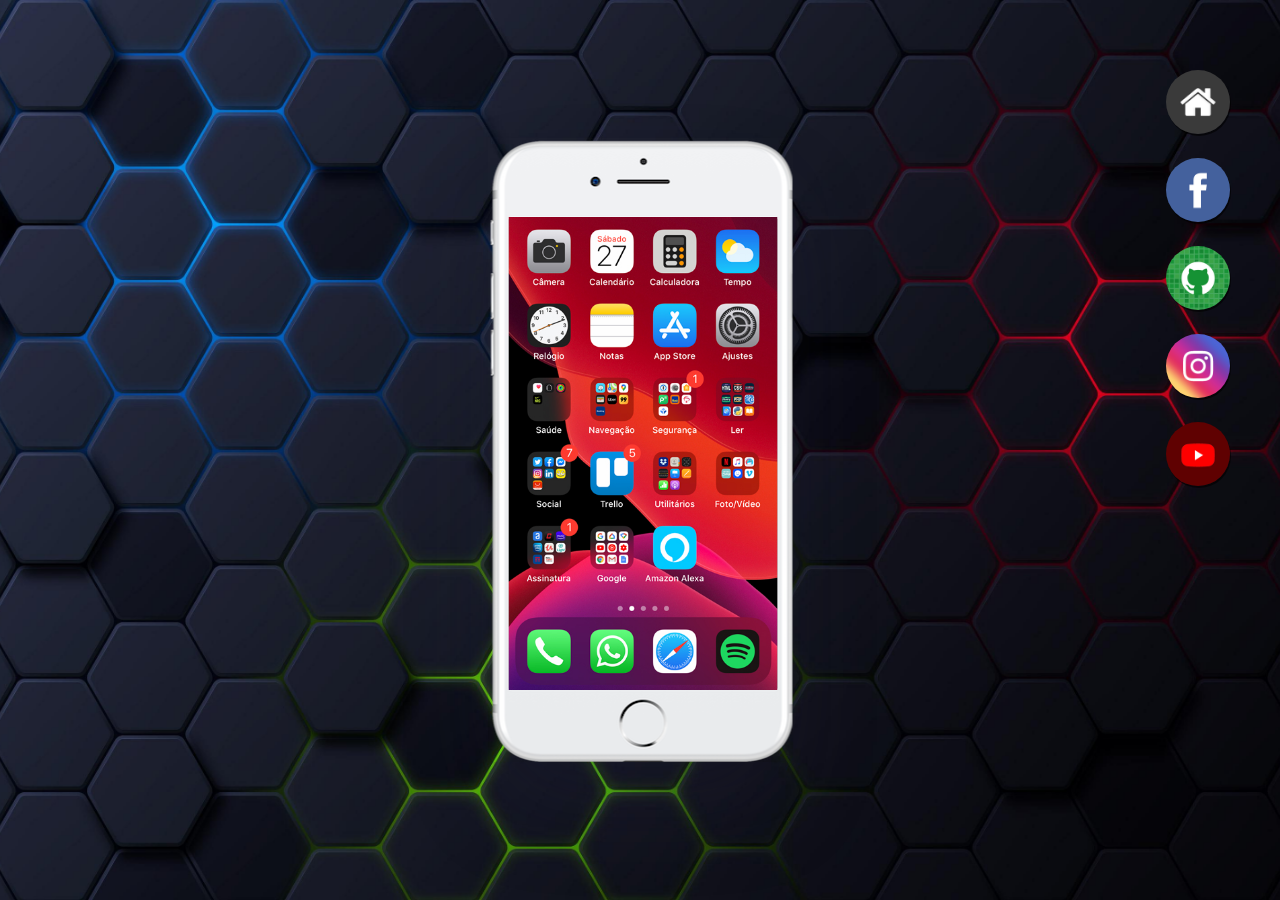
<file: code/index.html>
<!DOCTYPE html>
<html lang="pt-br">

<head>
    <meta charset="UTF-8">
    <meta name="viewport" content="width=device-width, initial-scale=1.0">
    <title>Midia Sociais</title>
    <link rel="shortcut icon" href="/favicon.ico" type="image/x-icon">
    <link rel="stylesheet" href="/styles/style.css">
</head>

<body>
    <main>
        <section id="phone">
            <iframe src="/code/tela_home.html" frameborder="0" name="tela"></iframe>
        </section>

        <section id="midias">
            <a href="/code/tela_home.html" target="tela">
                <img src="/imagens/logo-home.jpg" alt="logo home">
            </a>
            <a href="/code/tela_facebook.html" target="tela">
                <img src="/imagens/logo-facebook.jpg" alt="logo home">
            </a>
            <a href="/code/tela_github.html" target="tela">
                <img src="/imagens/logo-github.jpg" alt="logo home">
            </a>
            <a href="/code/tela_insta.html" target="tela">
                <img src="/imagens/logo-instagram.jpg" alt="logo home">
            </a>
            <a href="/code/tela_youtube.html" target="tela">
                <img src="/imagens/logo-youtube.jpg" alt="logo home">
            </a>
        </section>
    </main>
</body>

</html>
</file>
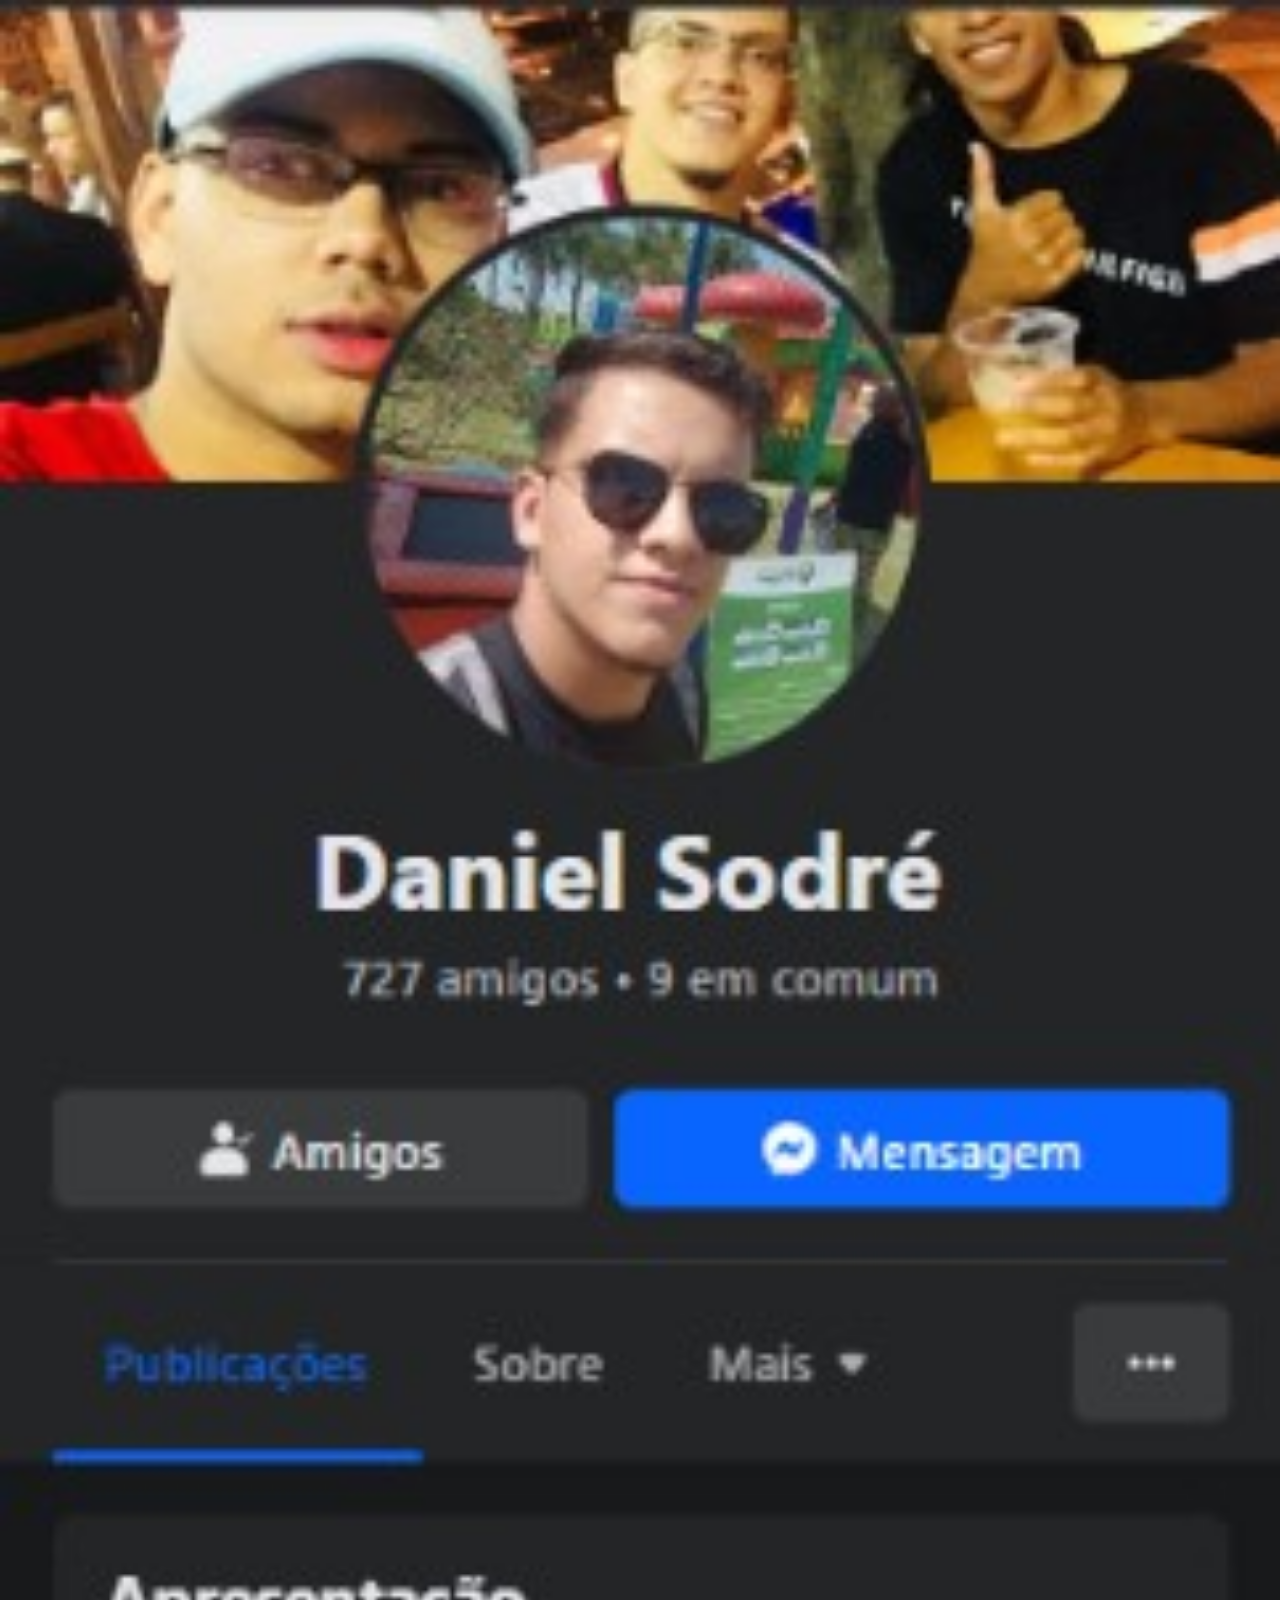
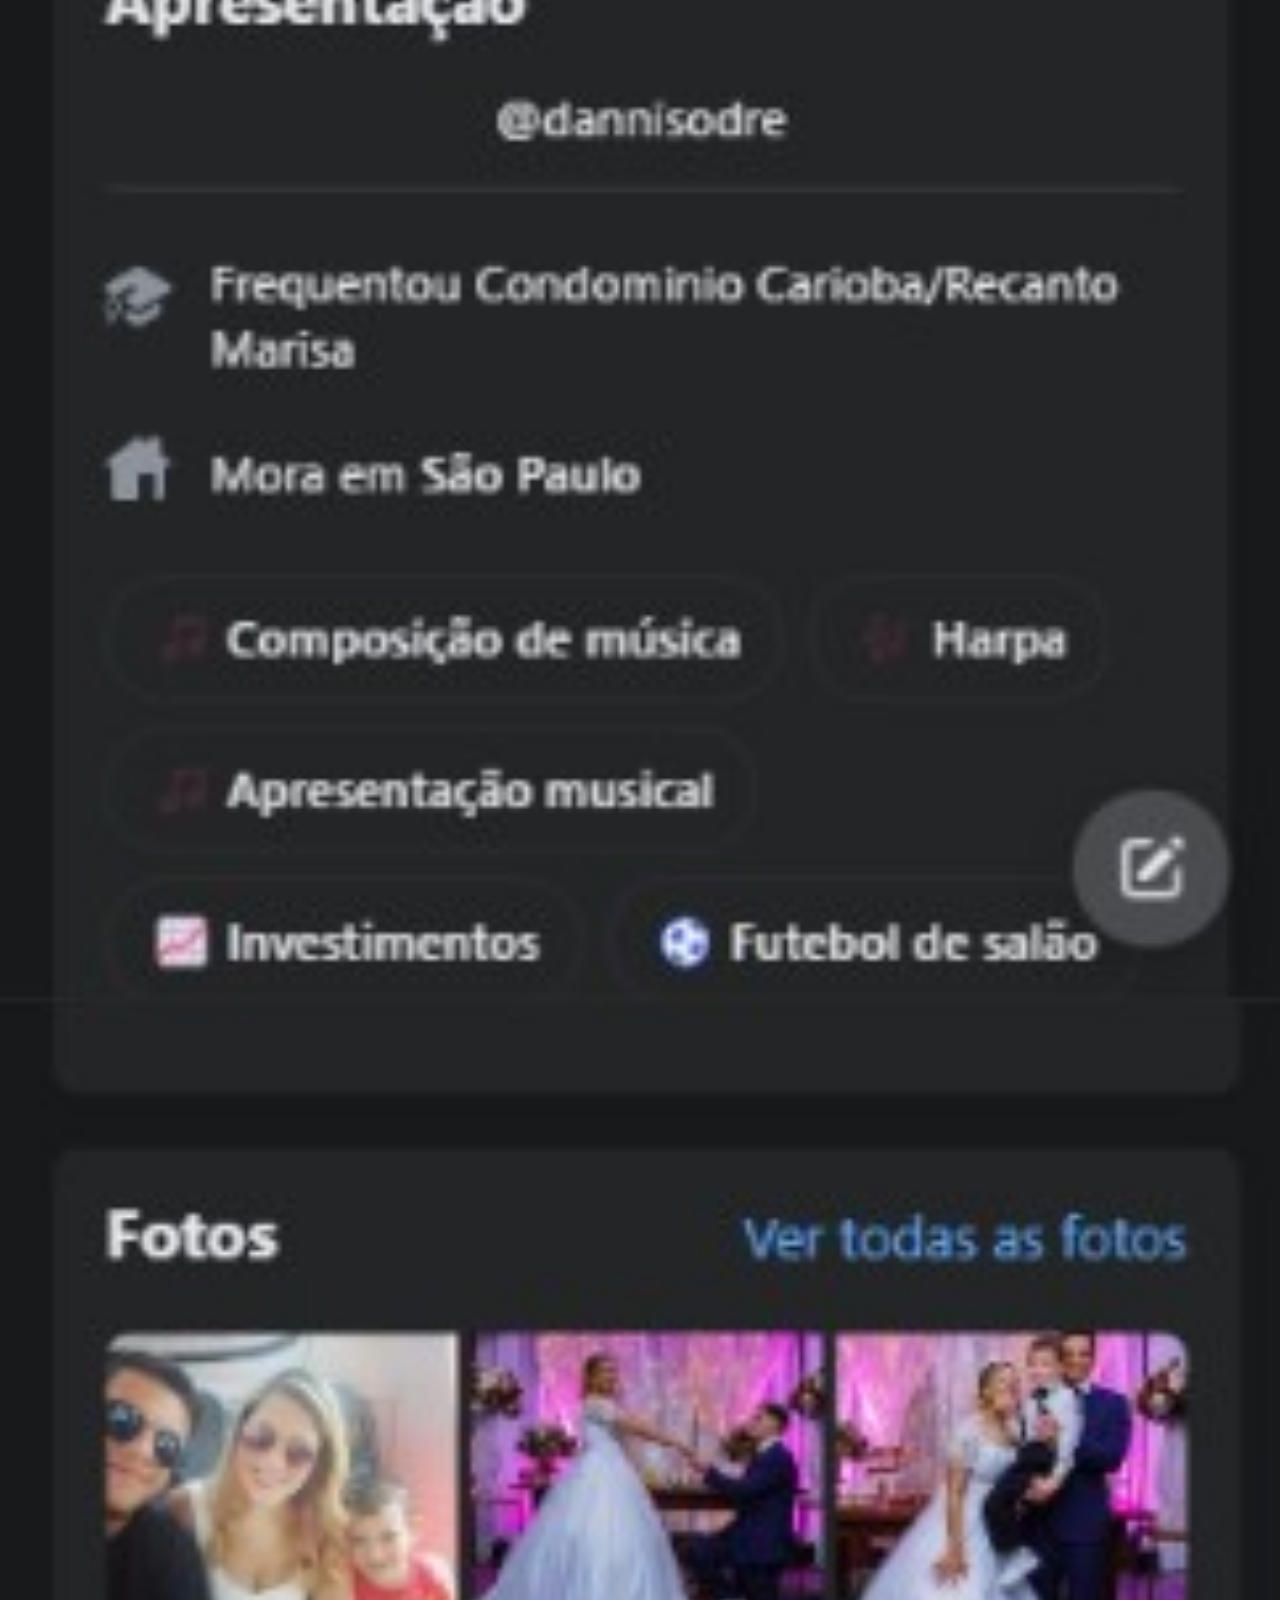
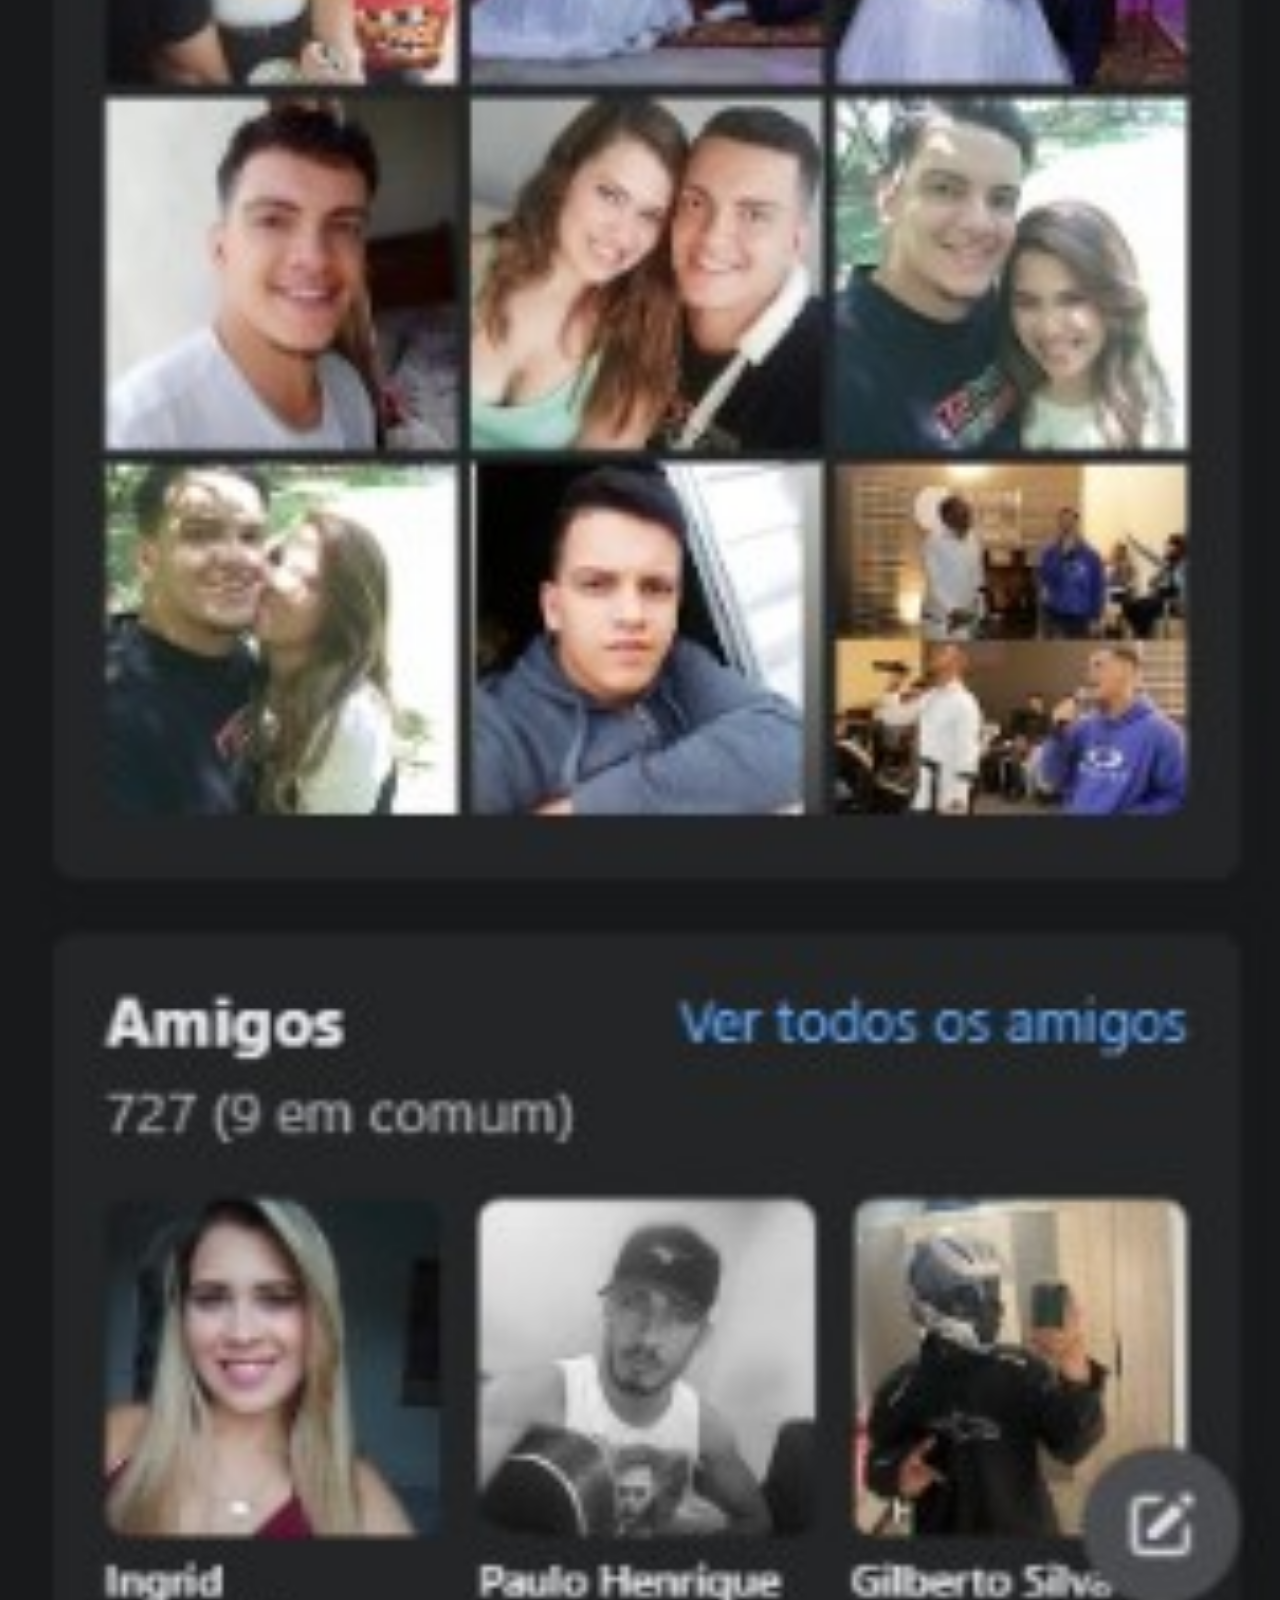
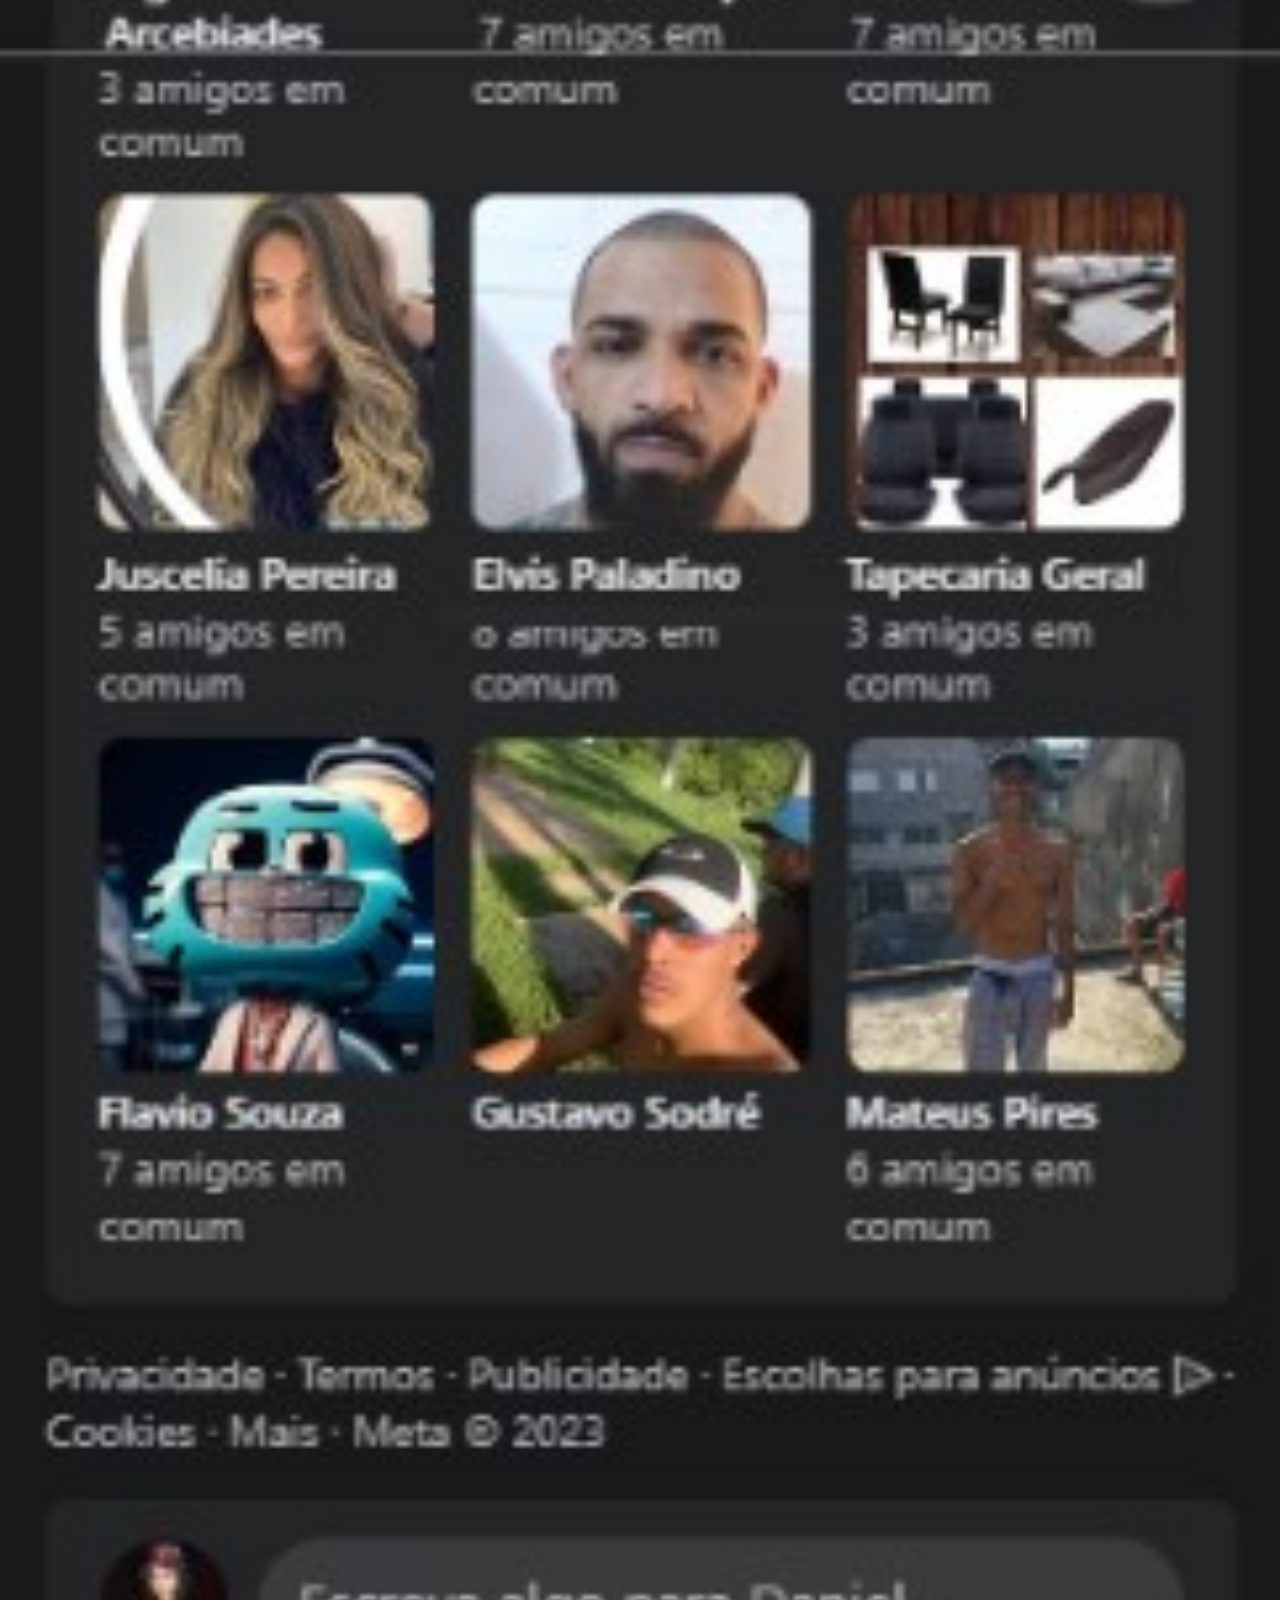
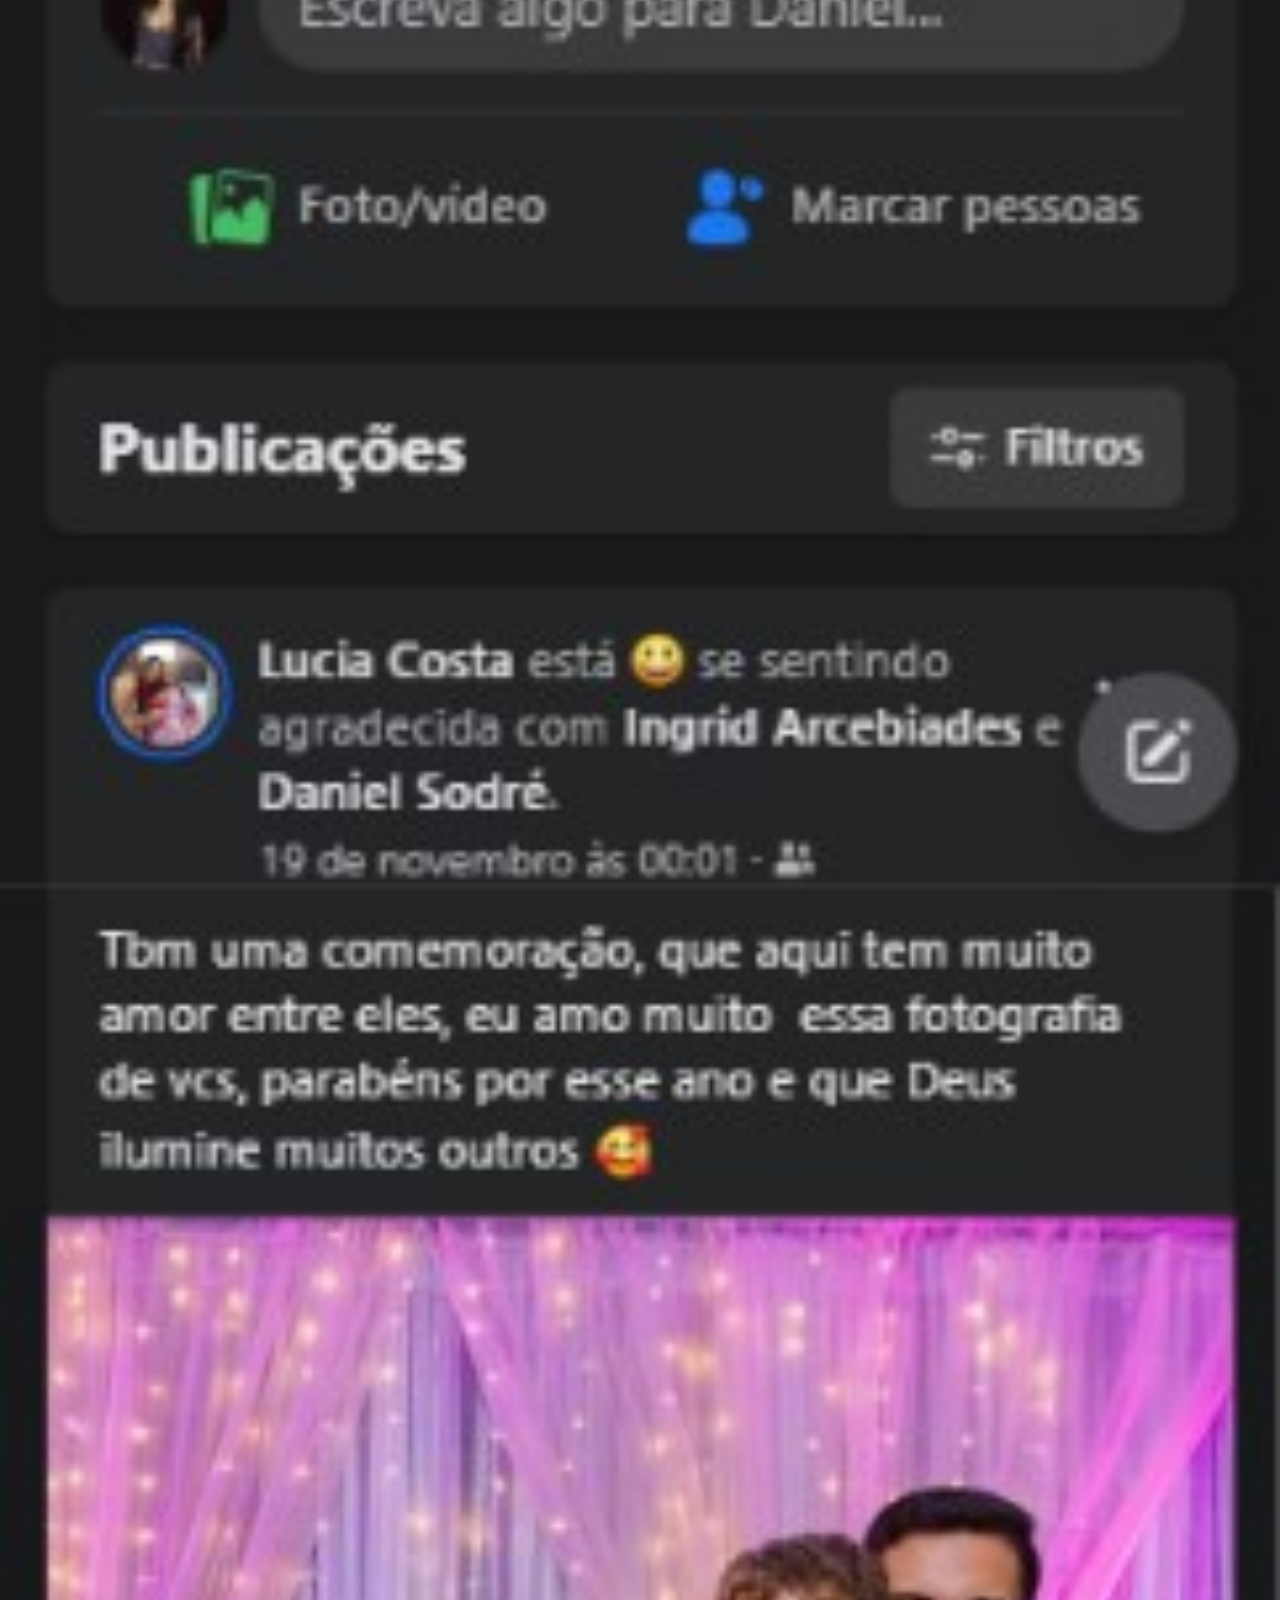
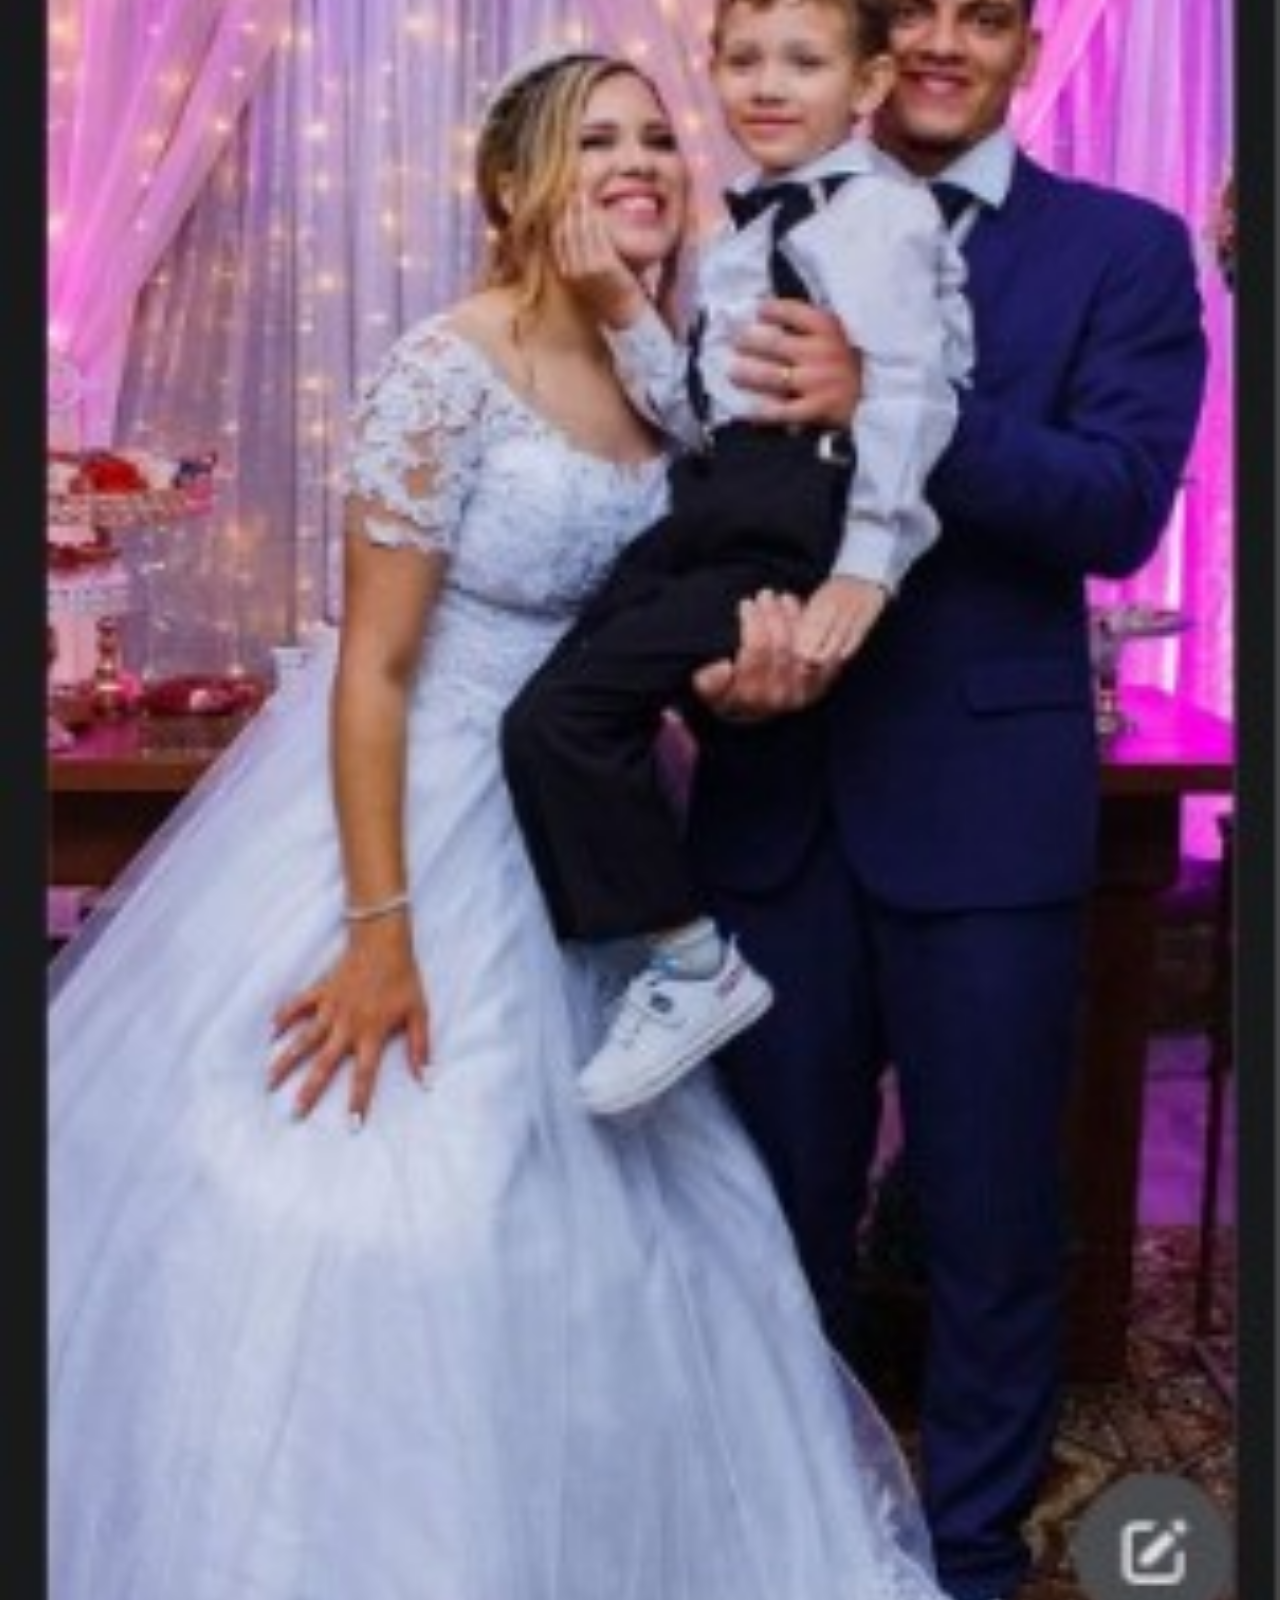
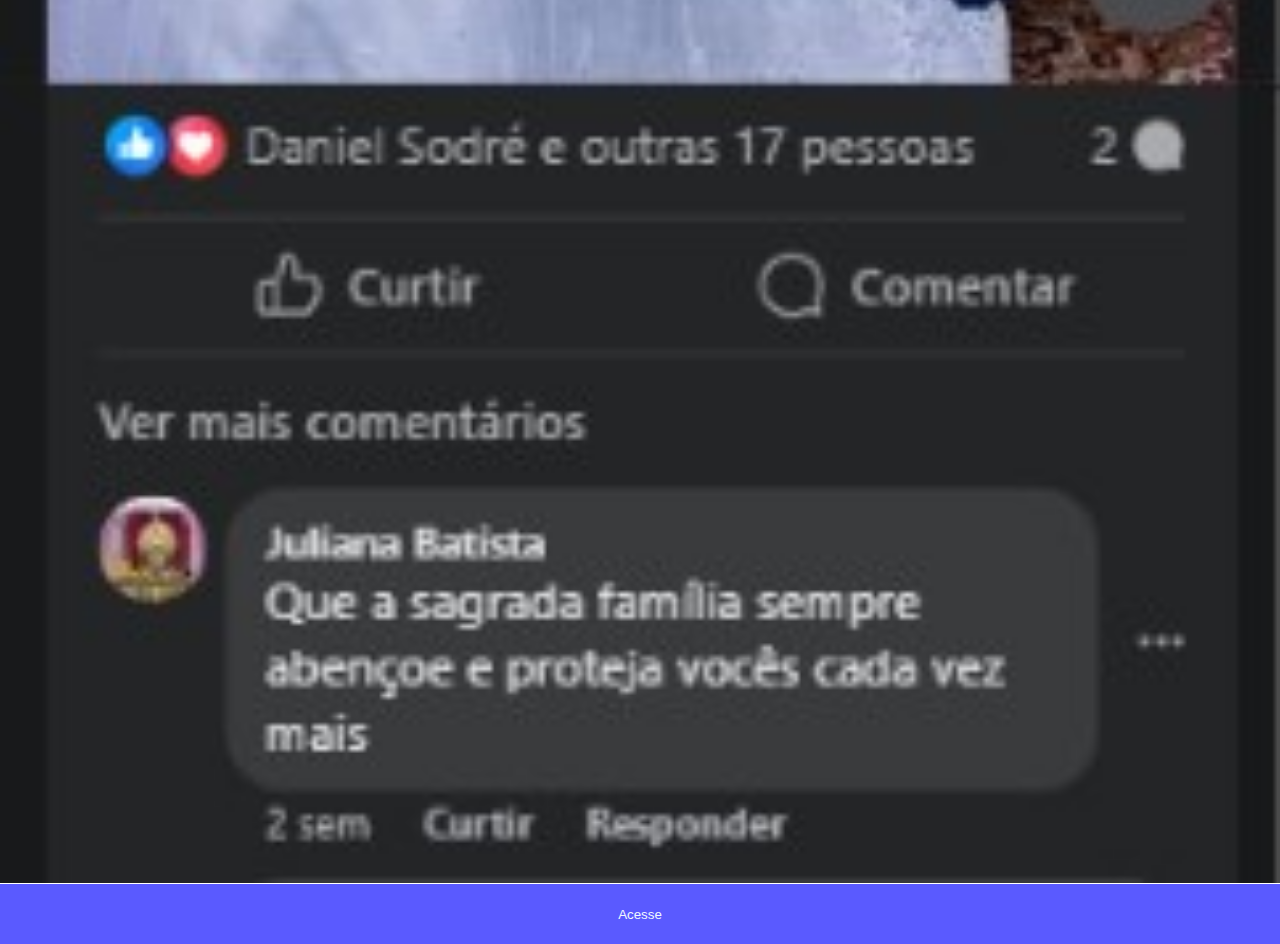
<file: tela_facebook.html>
<!DOCTYPE html>
<html lang="pt-br">

<head>
    <meta charset="UTF-8">
    <meta name="viewport" content="width=device-width, initial-scale=1.0">
    <title>Facenook</title>
    <link rel="stylesheet" href="sociais_styles.css">
    <style>
        ::-webkit-scrollbar {
            width: 0;
            height: 0;
        }
    </style>
</head>

<body>
    <img src="imagens/2.png" alt="facebook">
    <a href="https://www.facebook.com/daniel.sodre.1023611" target="_blank">
        <button>
            Acesse
        </button>
    </a>
</body>

</html>
</file>
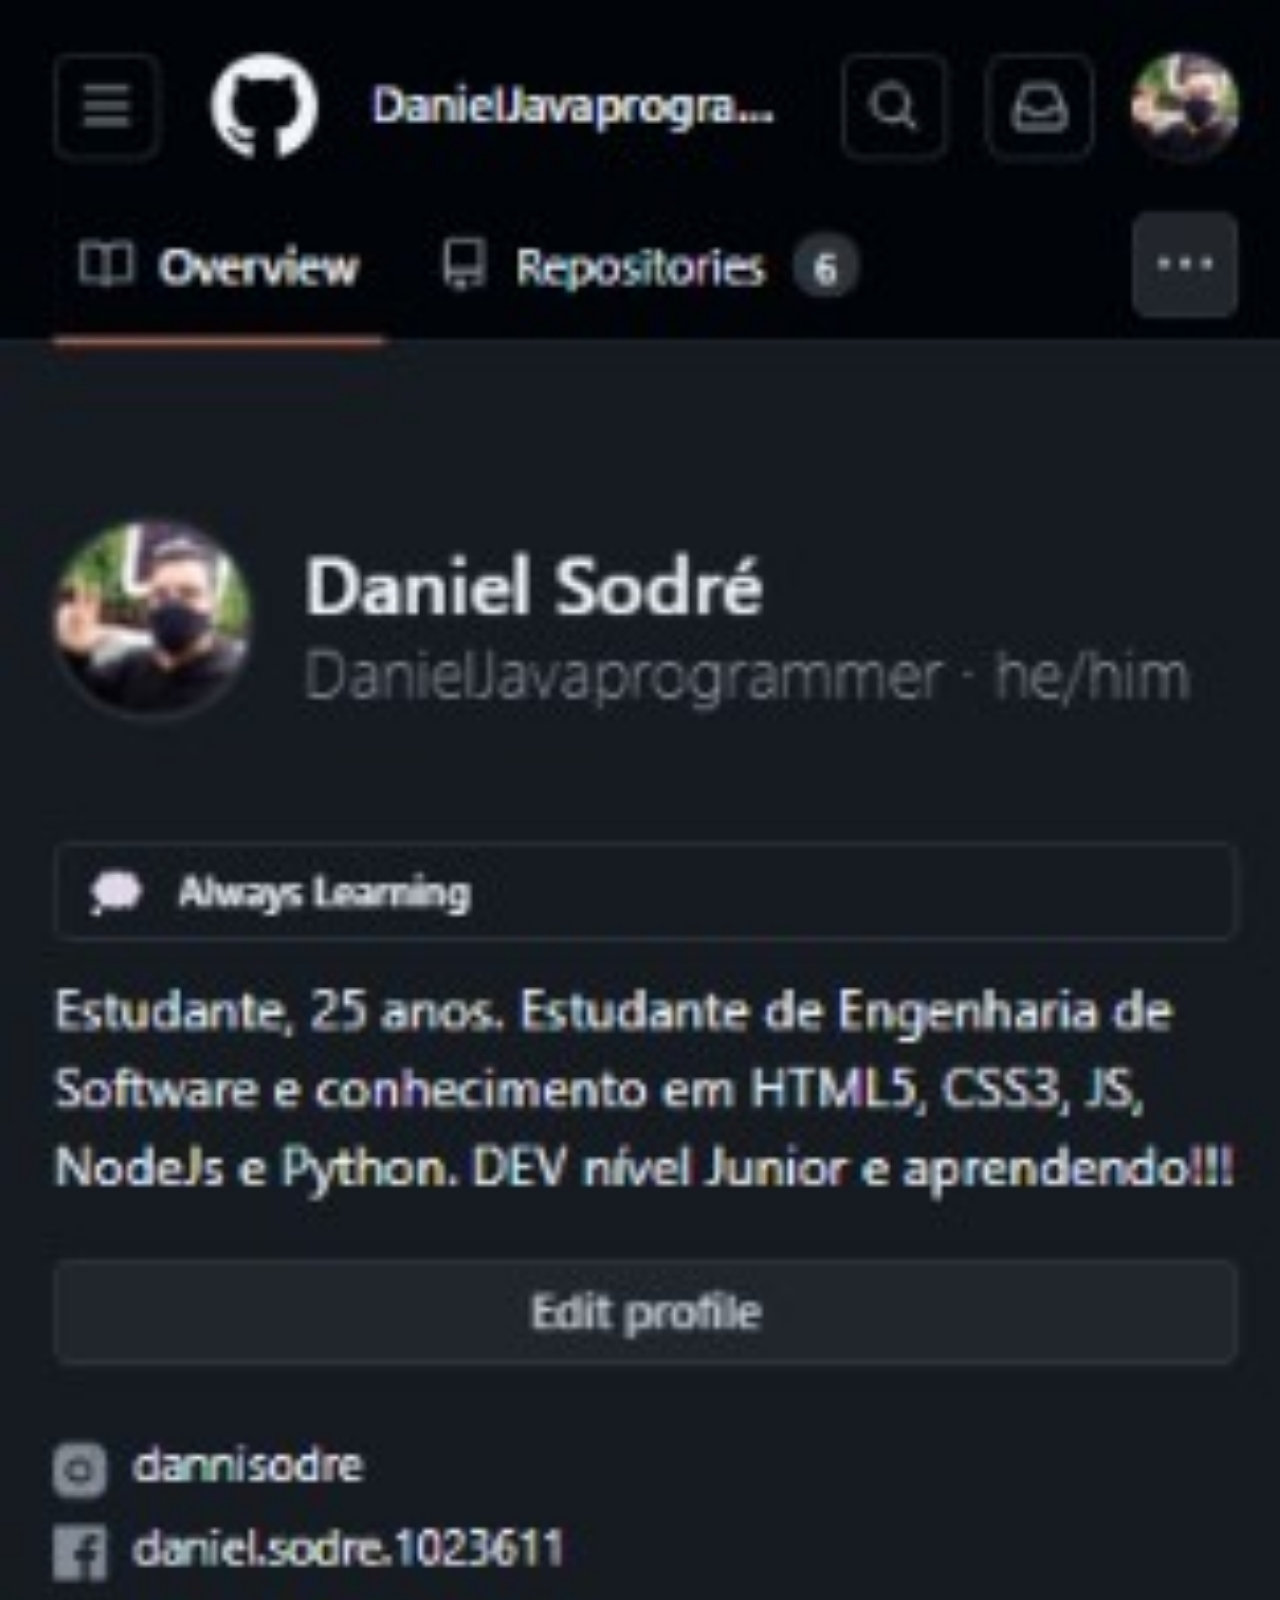
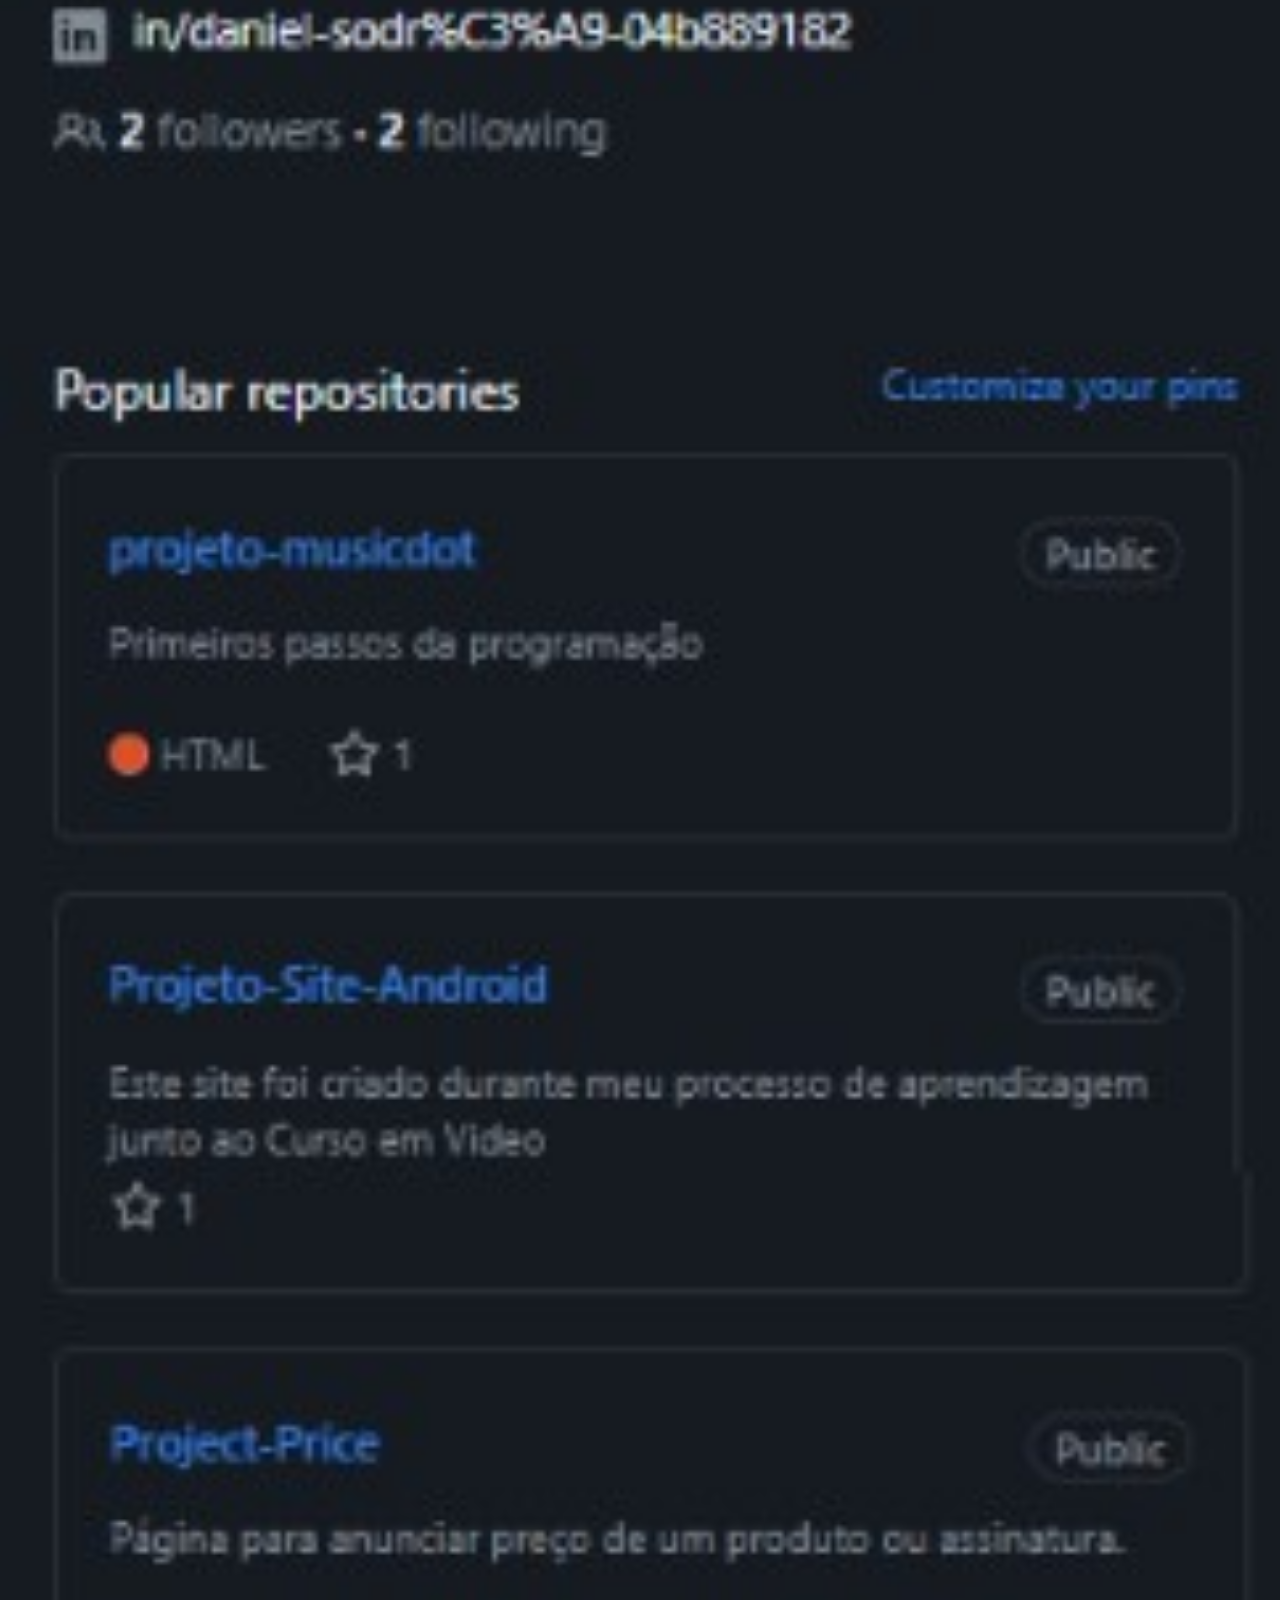
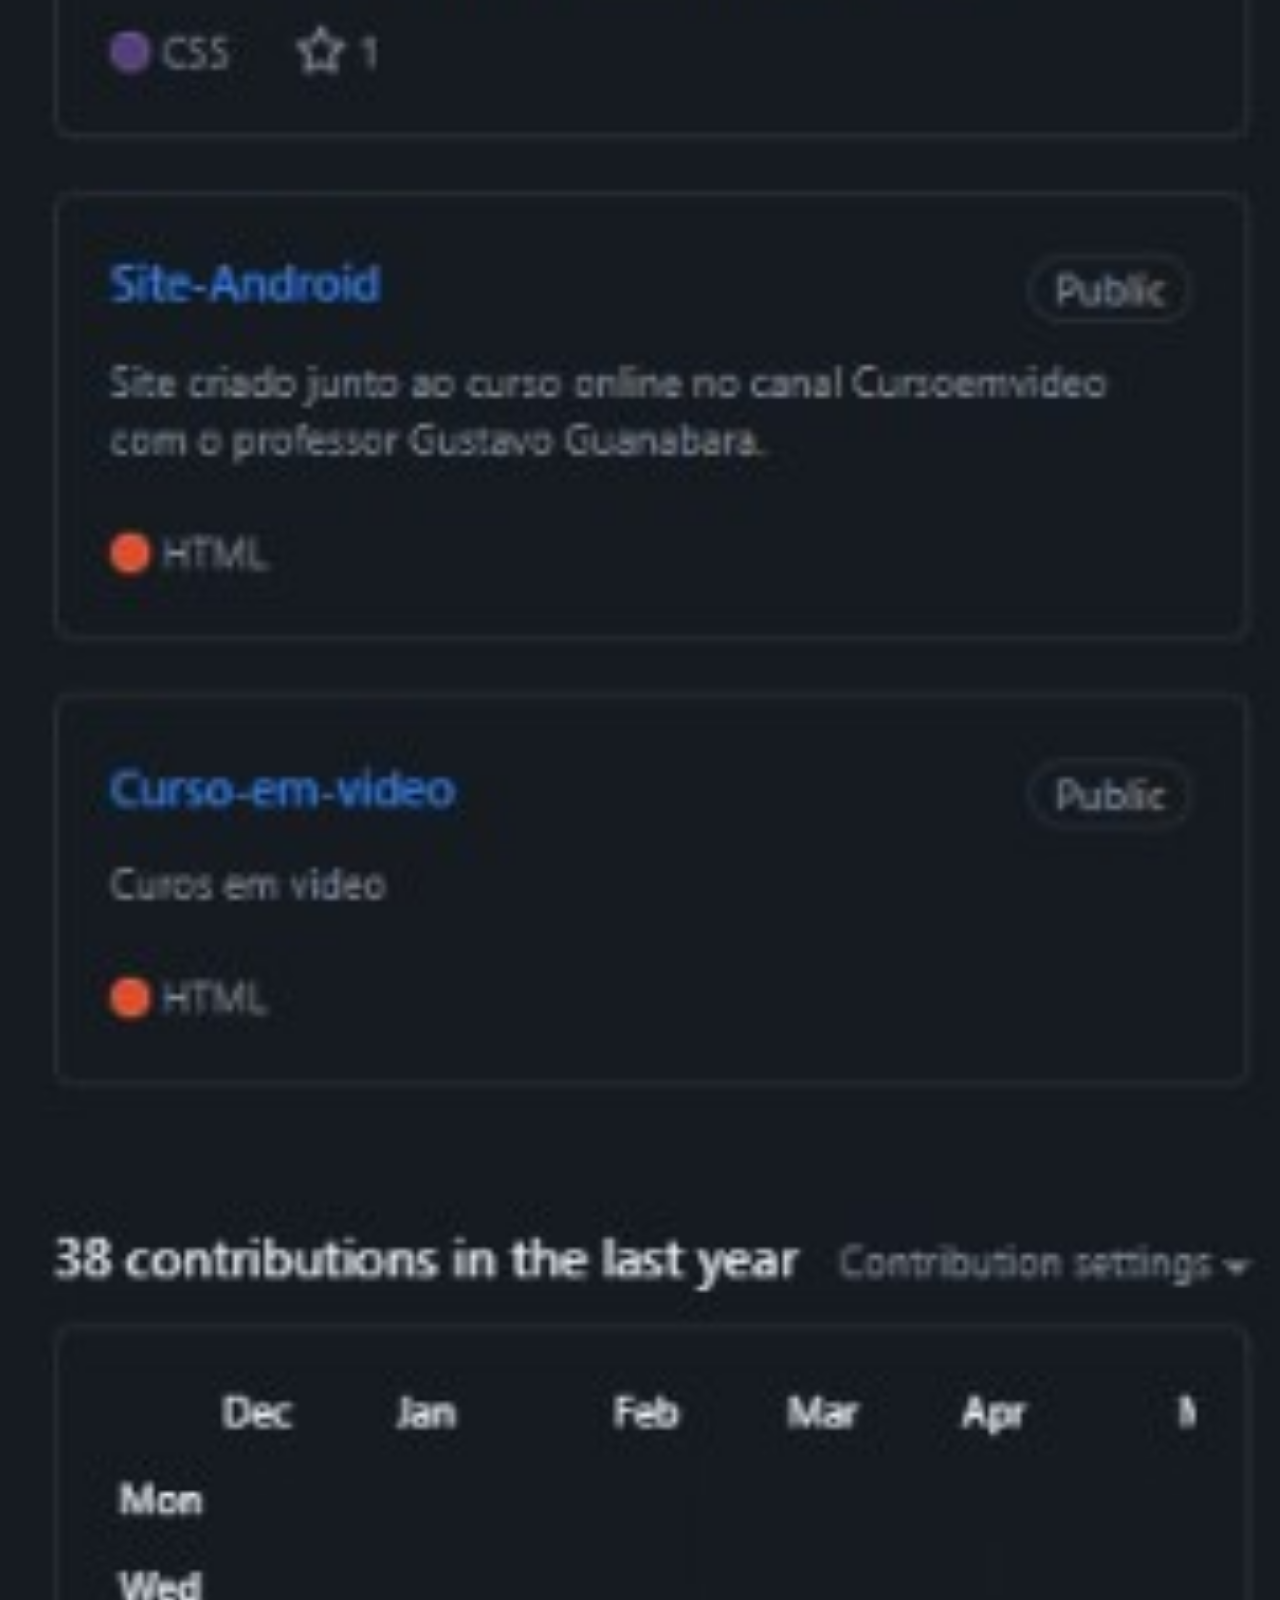
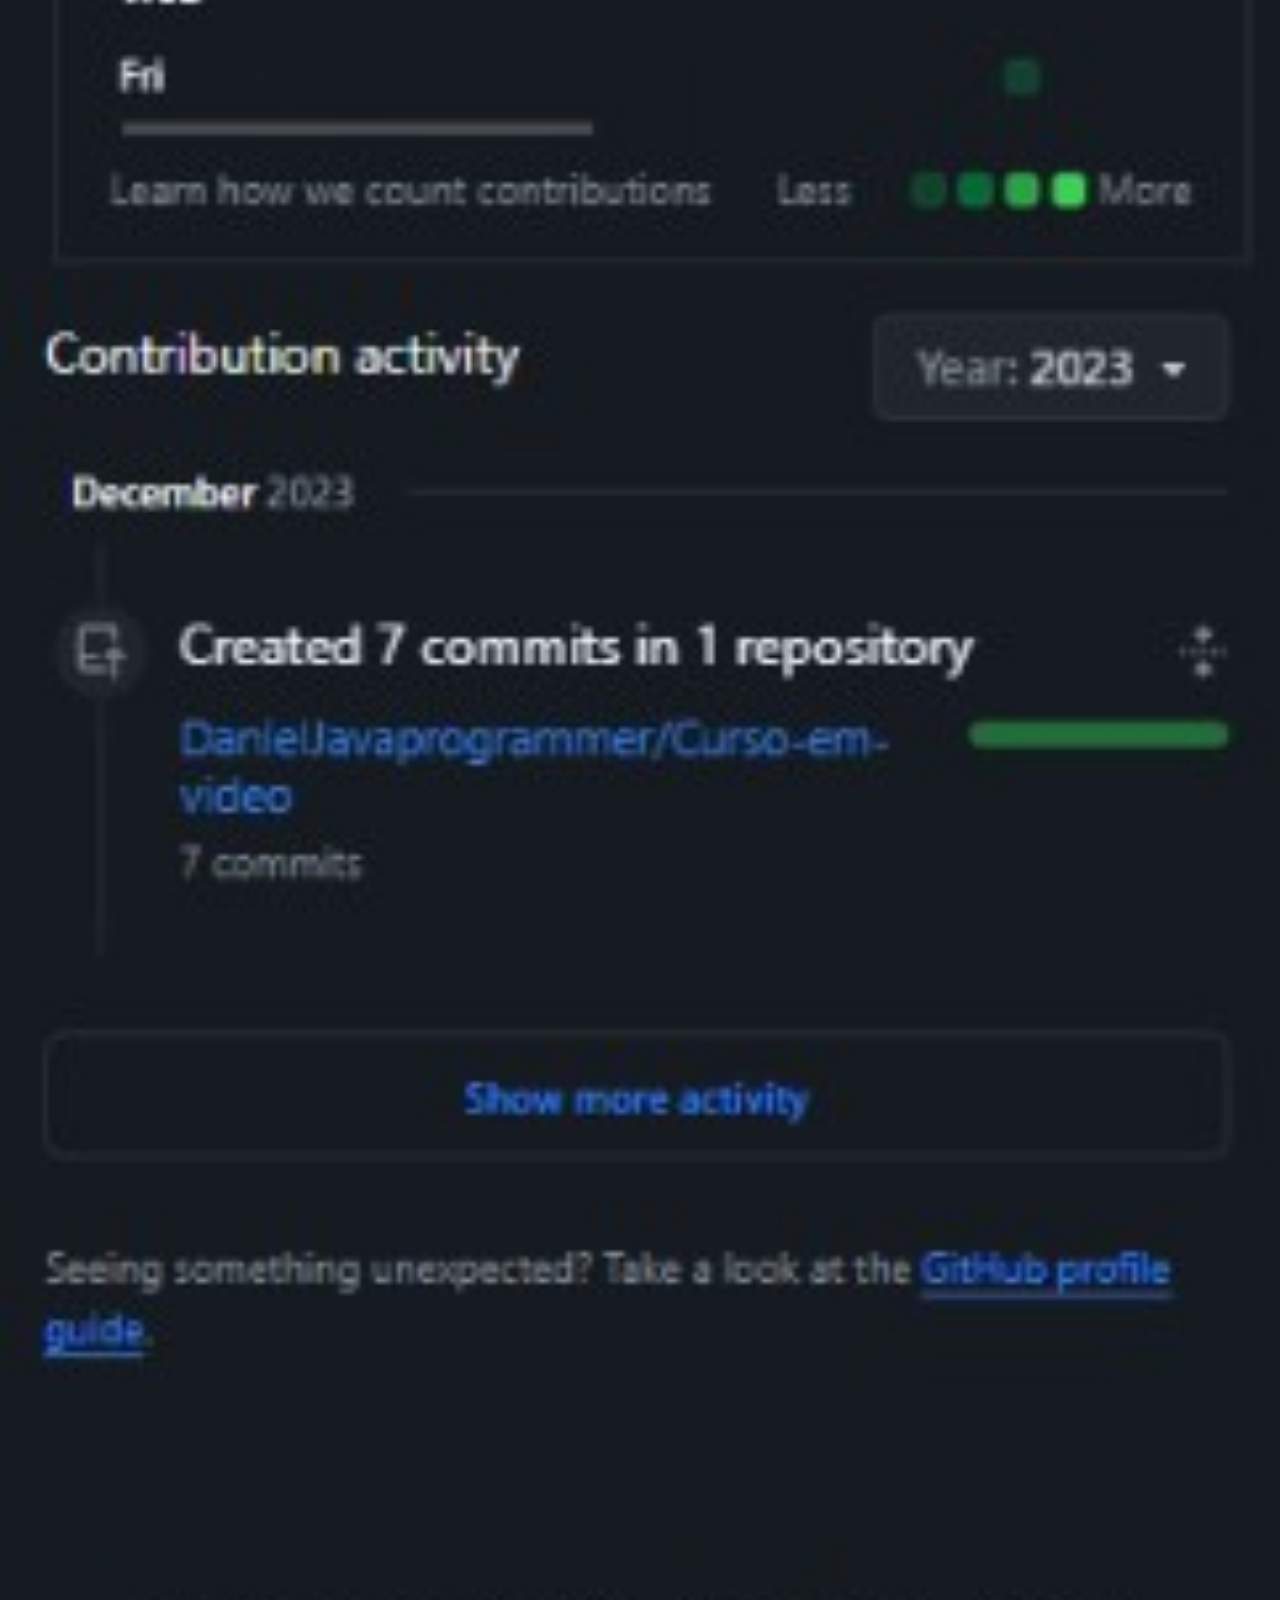
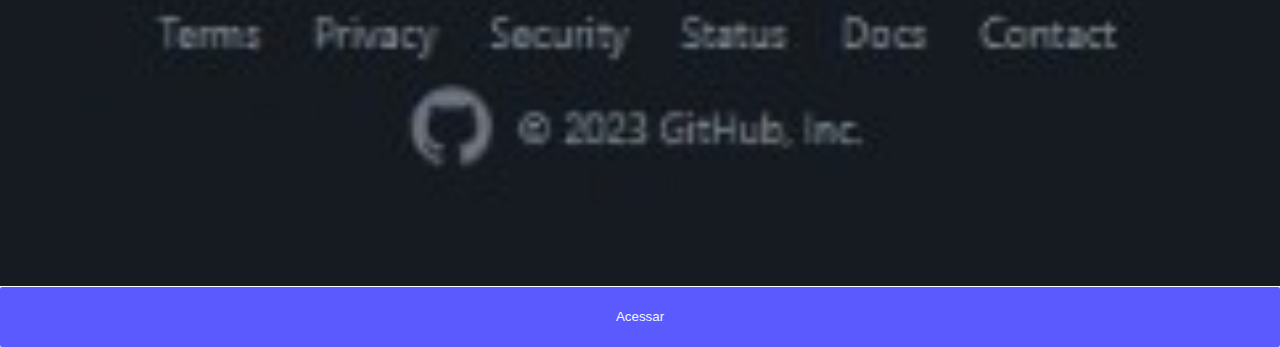
<file: tela_github.html>
<!DOCTYPE html>
<html lang="pt-br">

<head>
    <meta charset="UTF-8">
    <meta name="viewport" content="width=device-width, initial-scale=1.0">
    <title>Github</title>
    <link rel="stylesheet" href="sociais_styles.css">
    <style>
        ::-webkit-scrollbar {
            width: 0px;
            height: 0px;
        }

        button {
            margin-top: -3px;
            border-radius: 2px;
            border: none;
        }
    </style>
</head>

<body>
    <img src="imagens/3.png" alt="Github">
    <a href="https://github.com/DanielJavaprogrammer" target="_blank">
        <button>Acessar</button>
    </a>
</body>

</html>
</file>
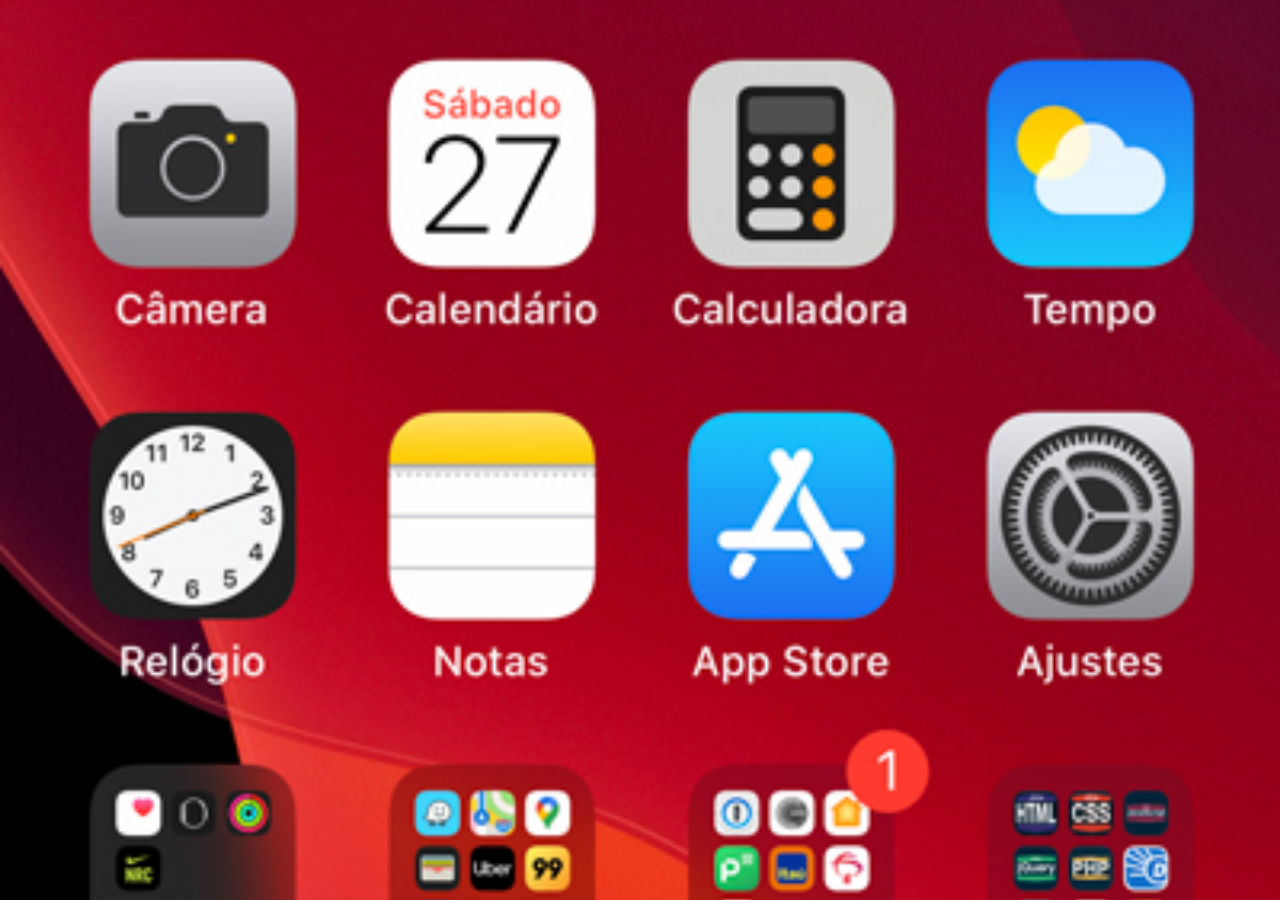
<file: tela_home.html>
<!DOCTYPE html>
<html lang="pt-br">

<head>
    <meta charset="UTF-8">
    <meta name="viewport" content="width=device-width, initial-scale=1.0">
    <title>Home</title>
    <style>
        body {
            width: 100vw;
            height: 100vh;
            margin: 0;
            padding: 0;
            background: url(imagens/tela-home.jpg);
            background-repeat: no-repeat;
            background-position: top center;
            background-size: cover;
        }

        @media screen and (max-width: 817px) {
            body{
                
            }
        }
    </style>
</head>

<body>
</body>

</html>
</file>
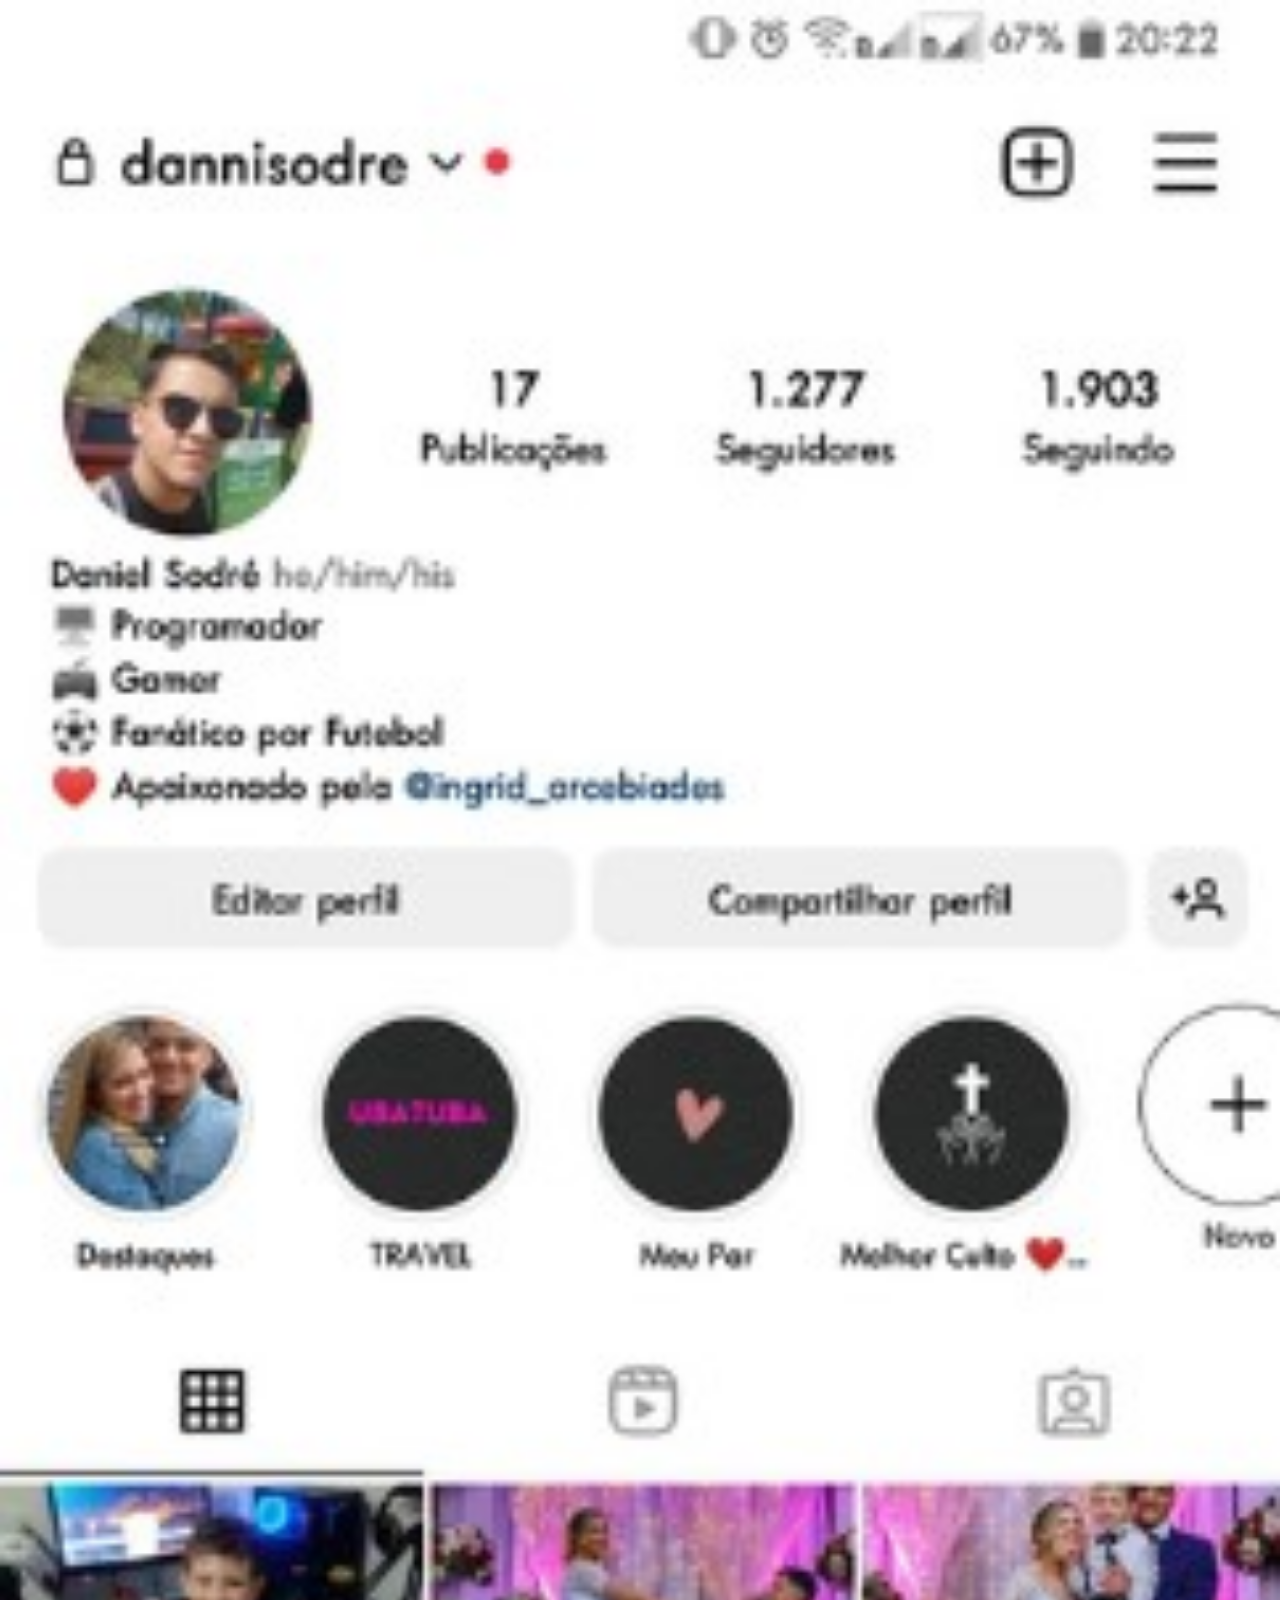
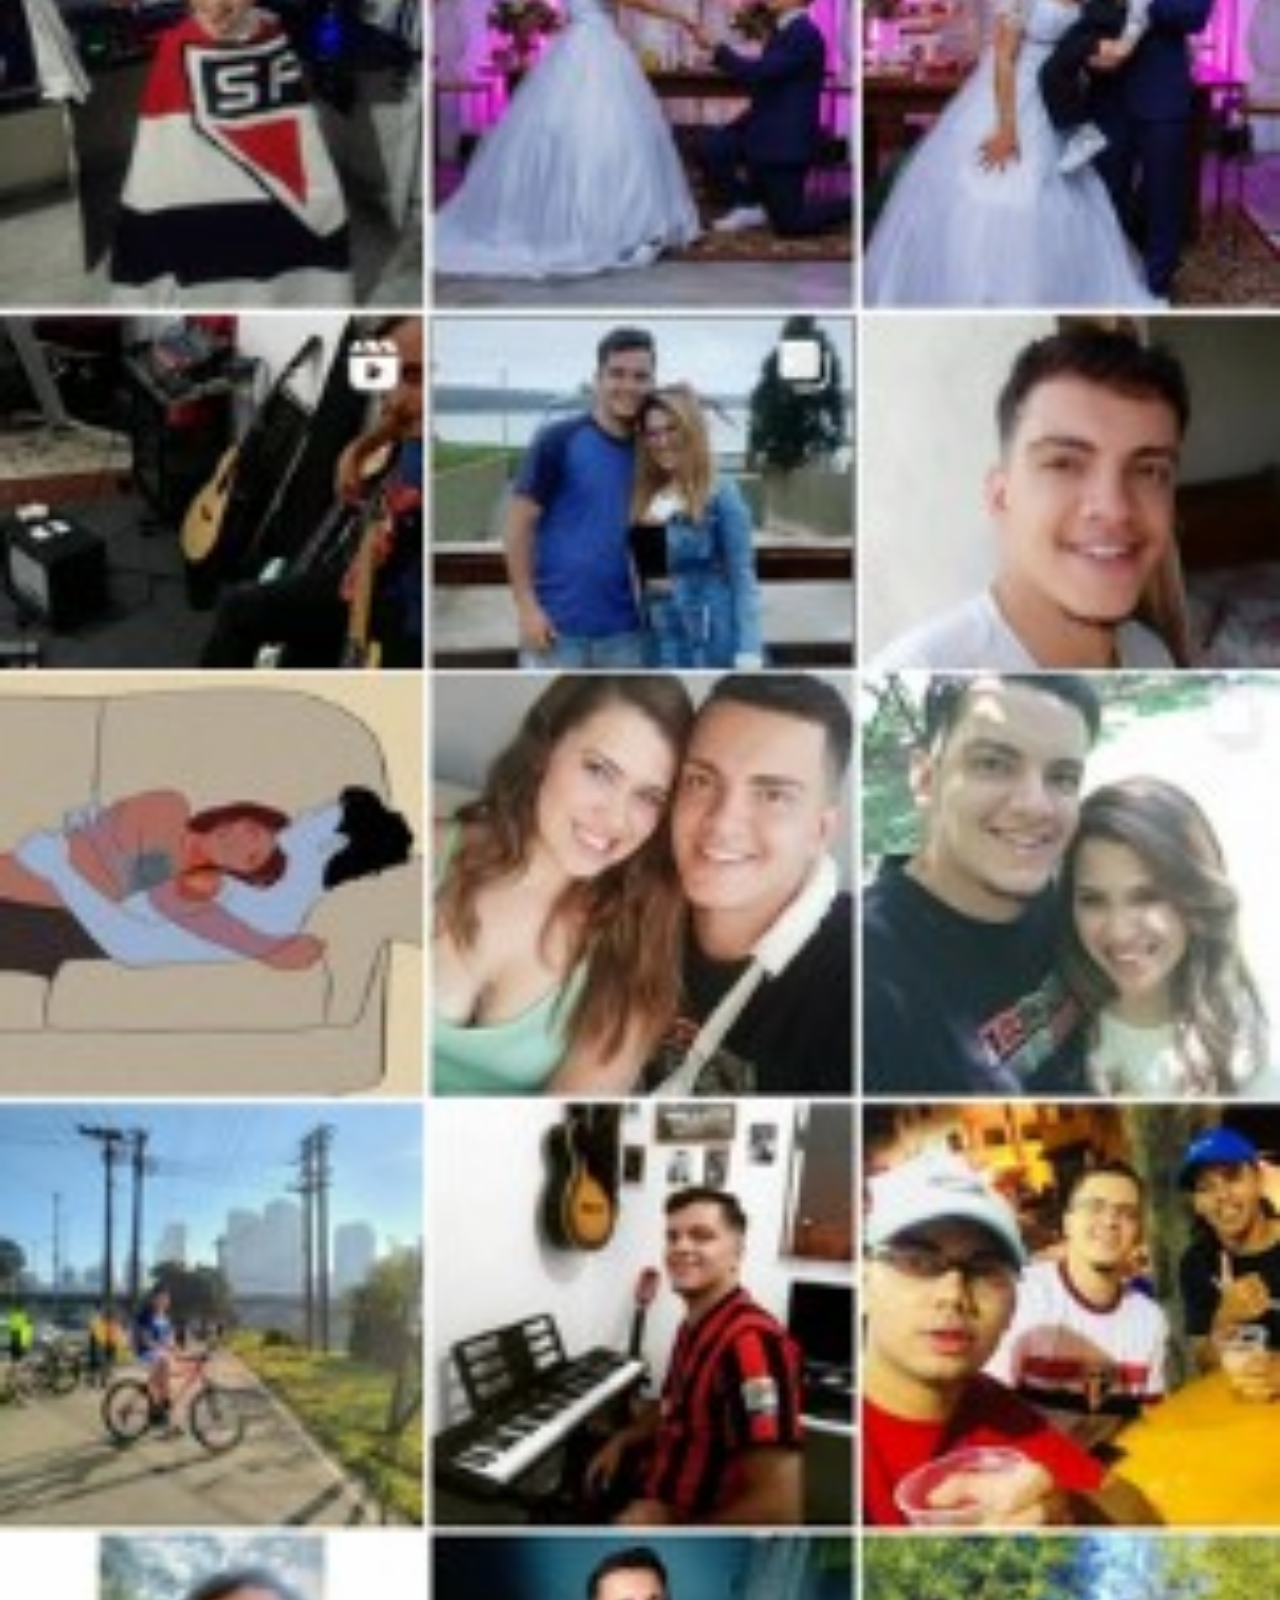
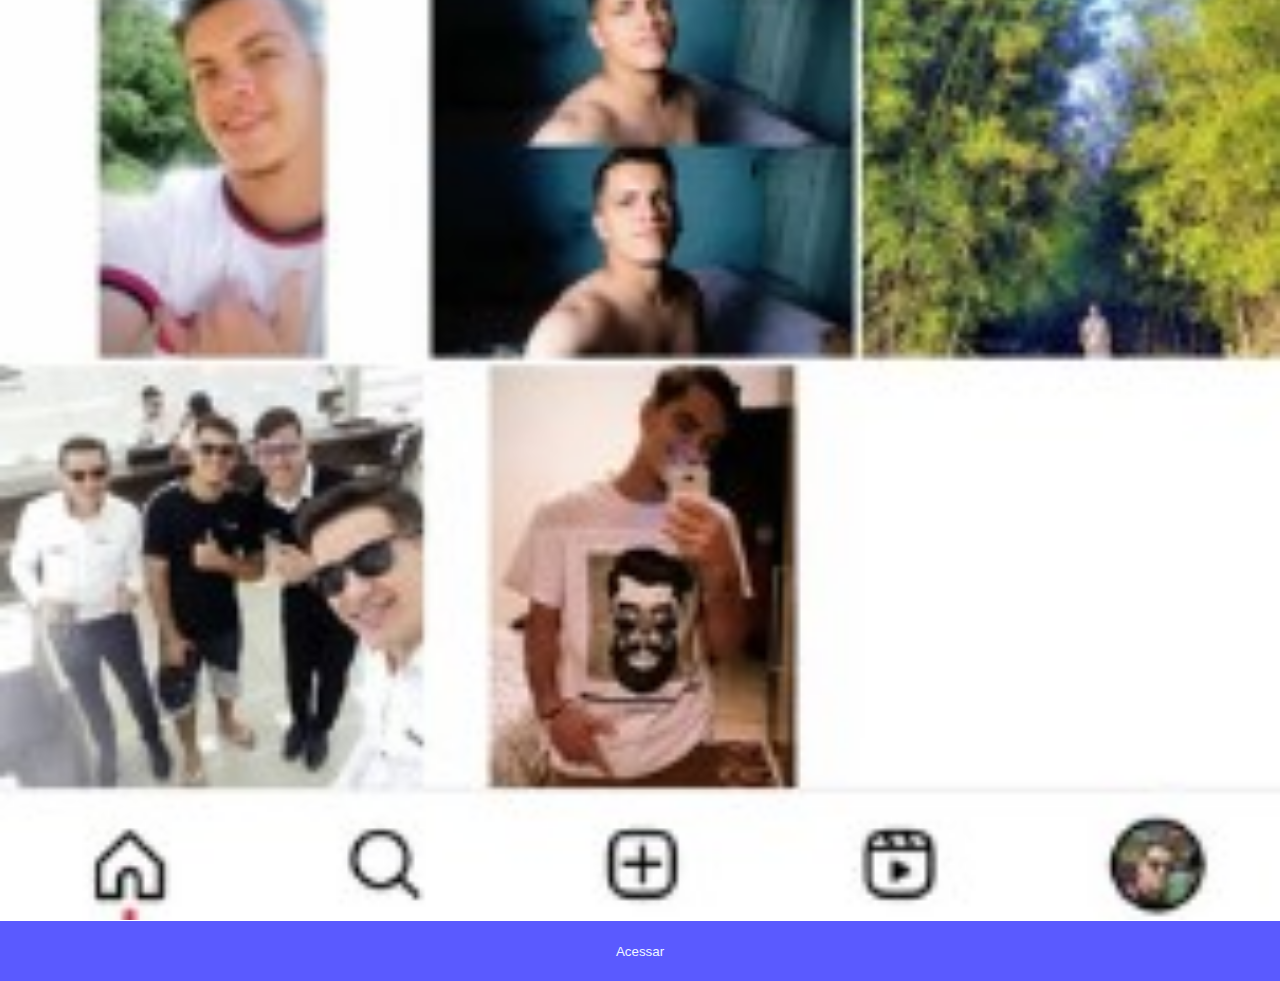
<file: tela_insta.html>
<!DOCTYPE html>
<html lang="pt-br">

<head>
    <meta charset="UTF-8">
    <meta name="viewport" content="width=device-width, initial-scale=1.0">
    <title>Instagram</title>
    <link rel="stylesheet" href="sociais_styles.css">
    <style>
        ::-webkit-scrollbar {
            width: 0px;
            height: 0px;
        }

        button {
            margin-top: -3px;
            border: none;
        }
    </style>
</head>

<body>
    <img src="imagens/isnta.png" alt="insta">
    <a href="https://www.instagram.com/dannisodre/" target="_blank">
        <button>Acessar</button>
    </a>
</body>

</html>
</file>
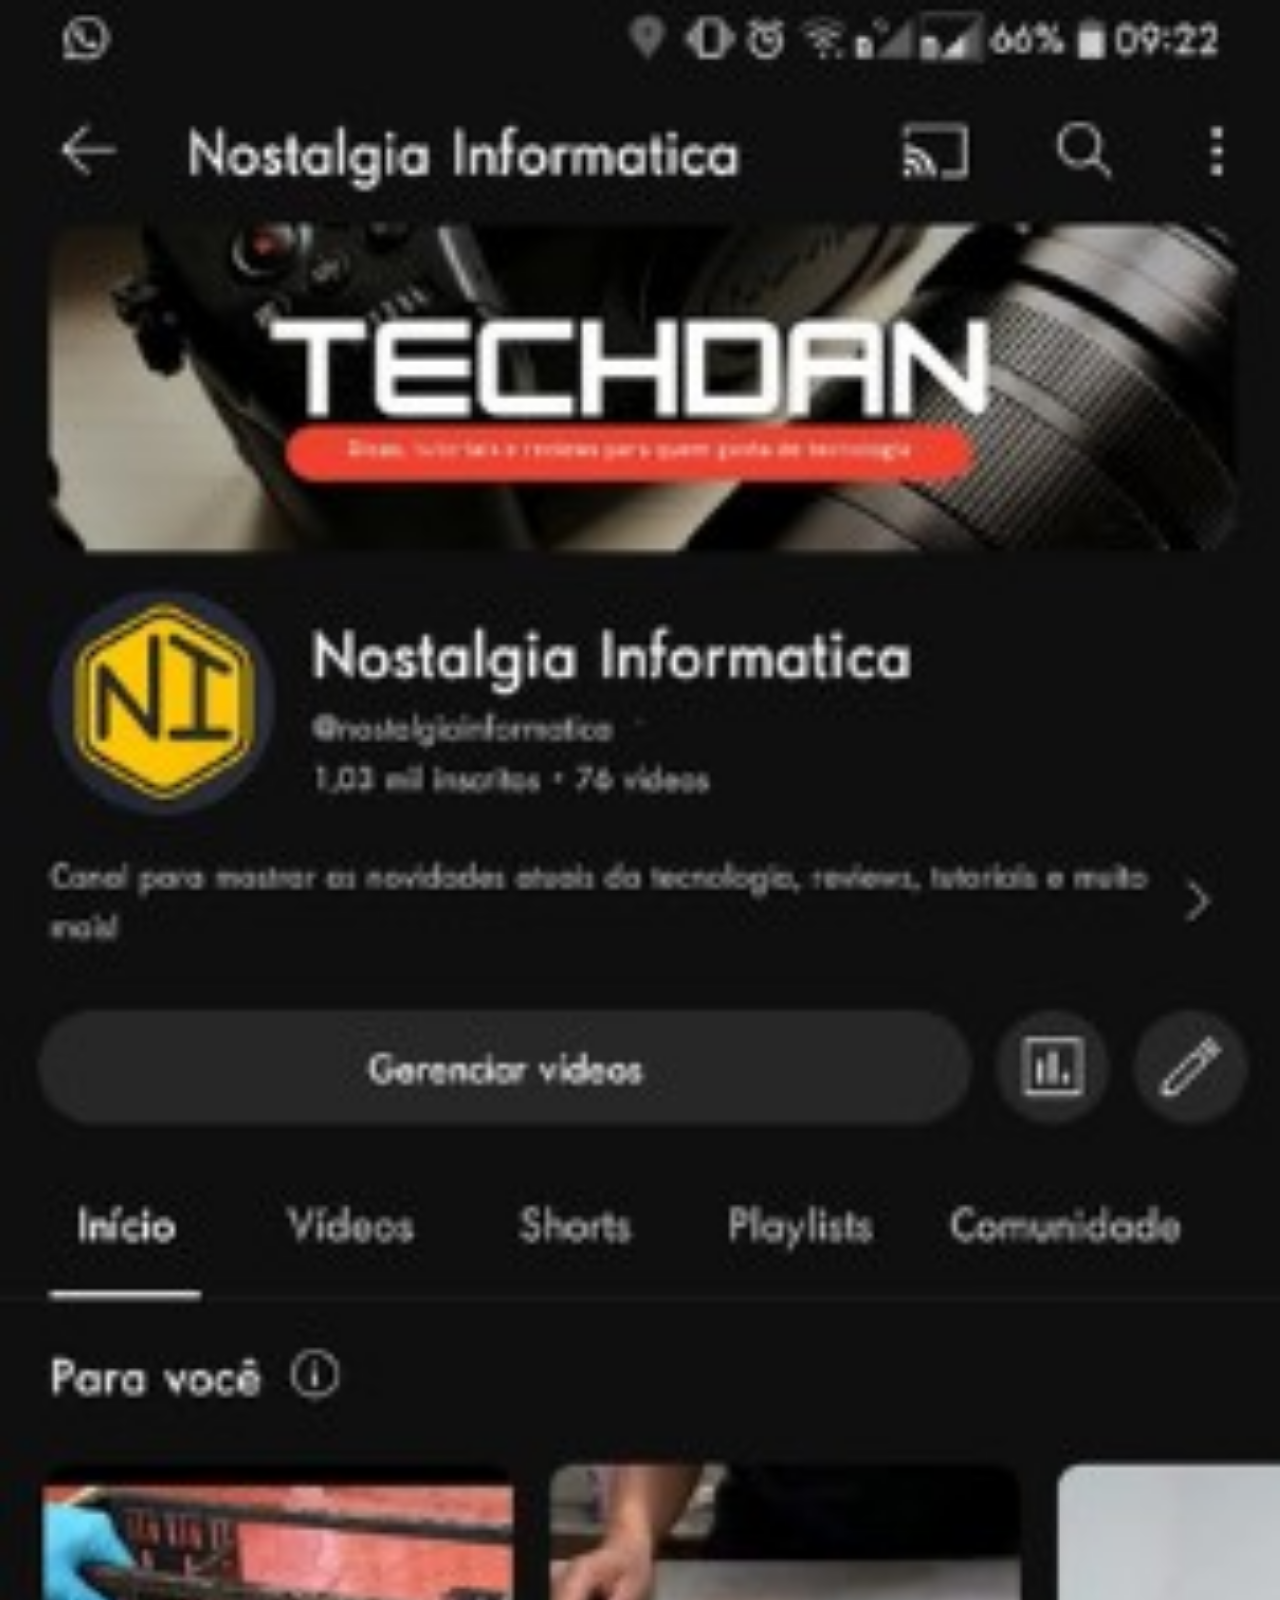
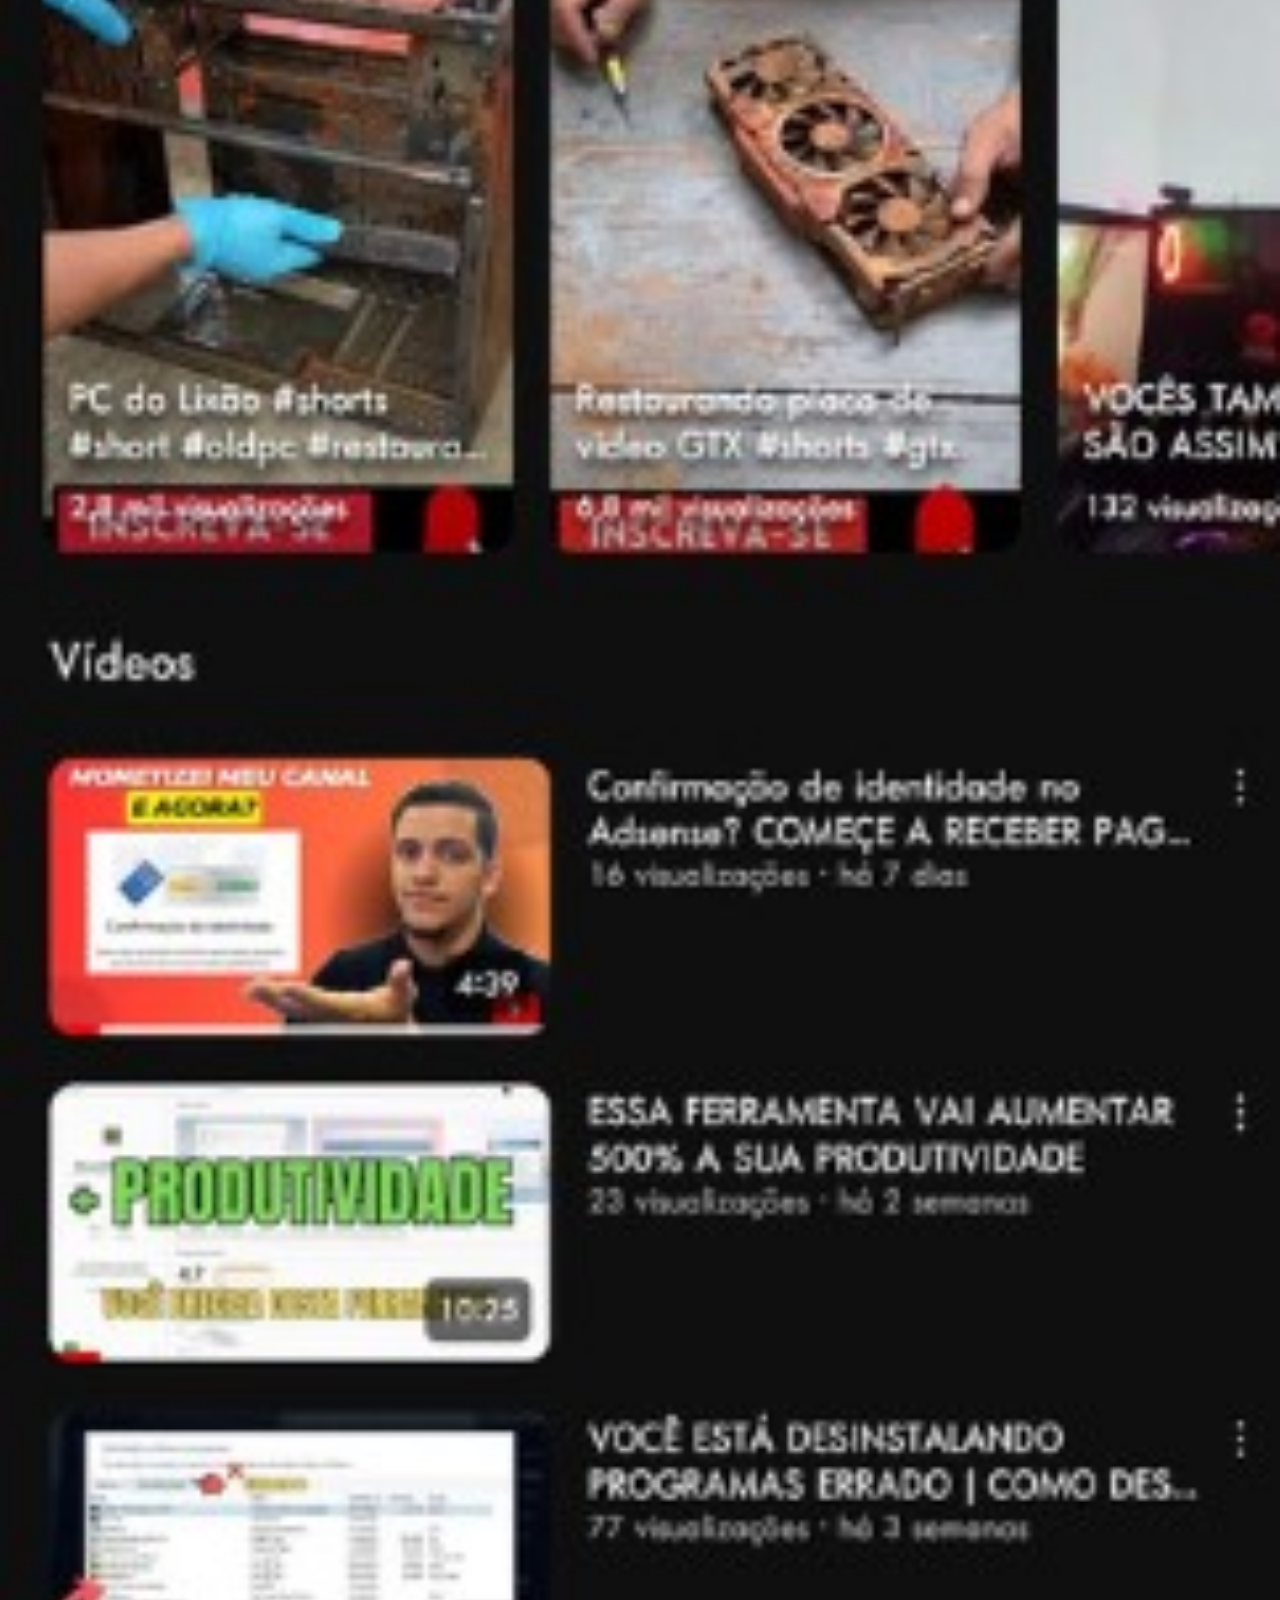
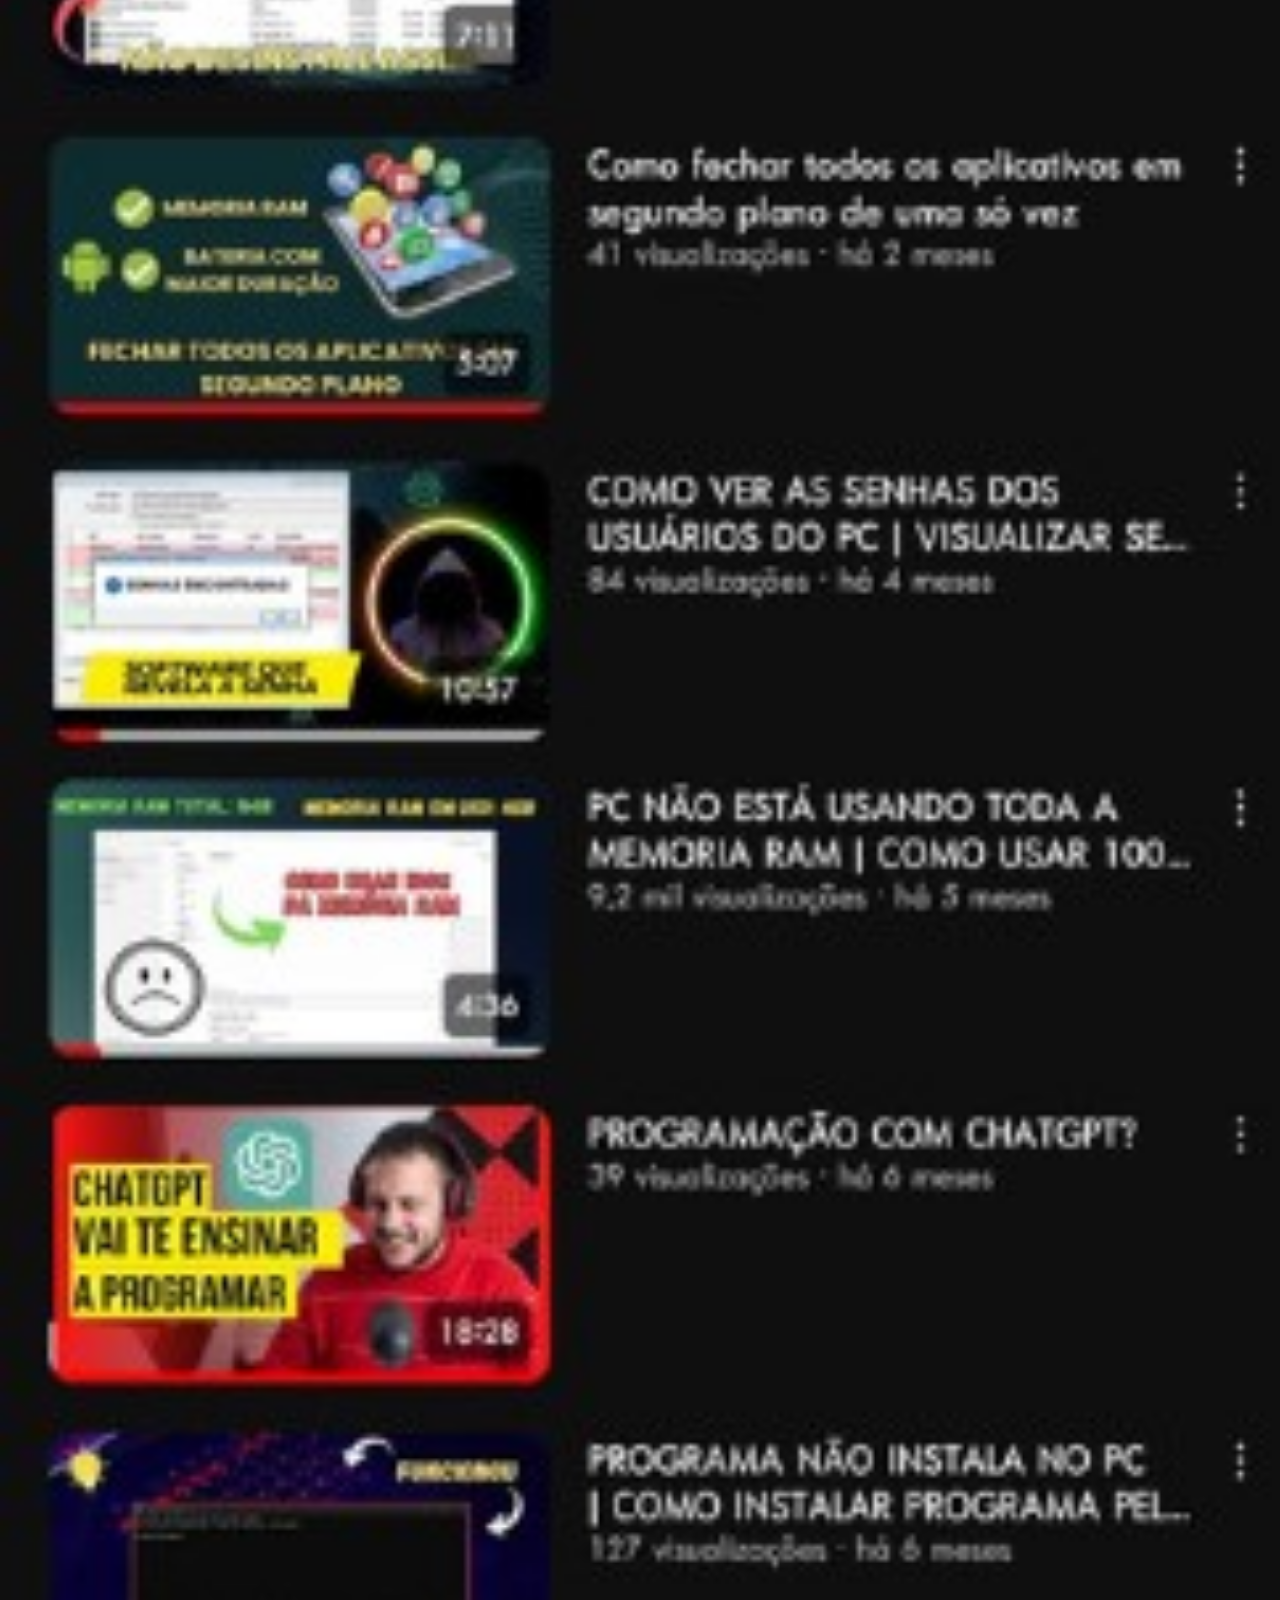
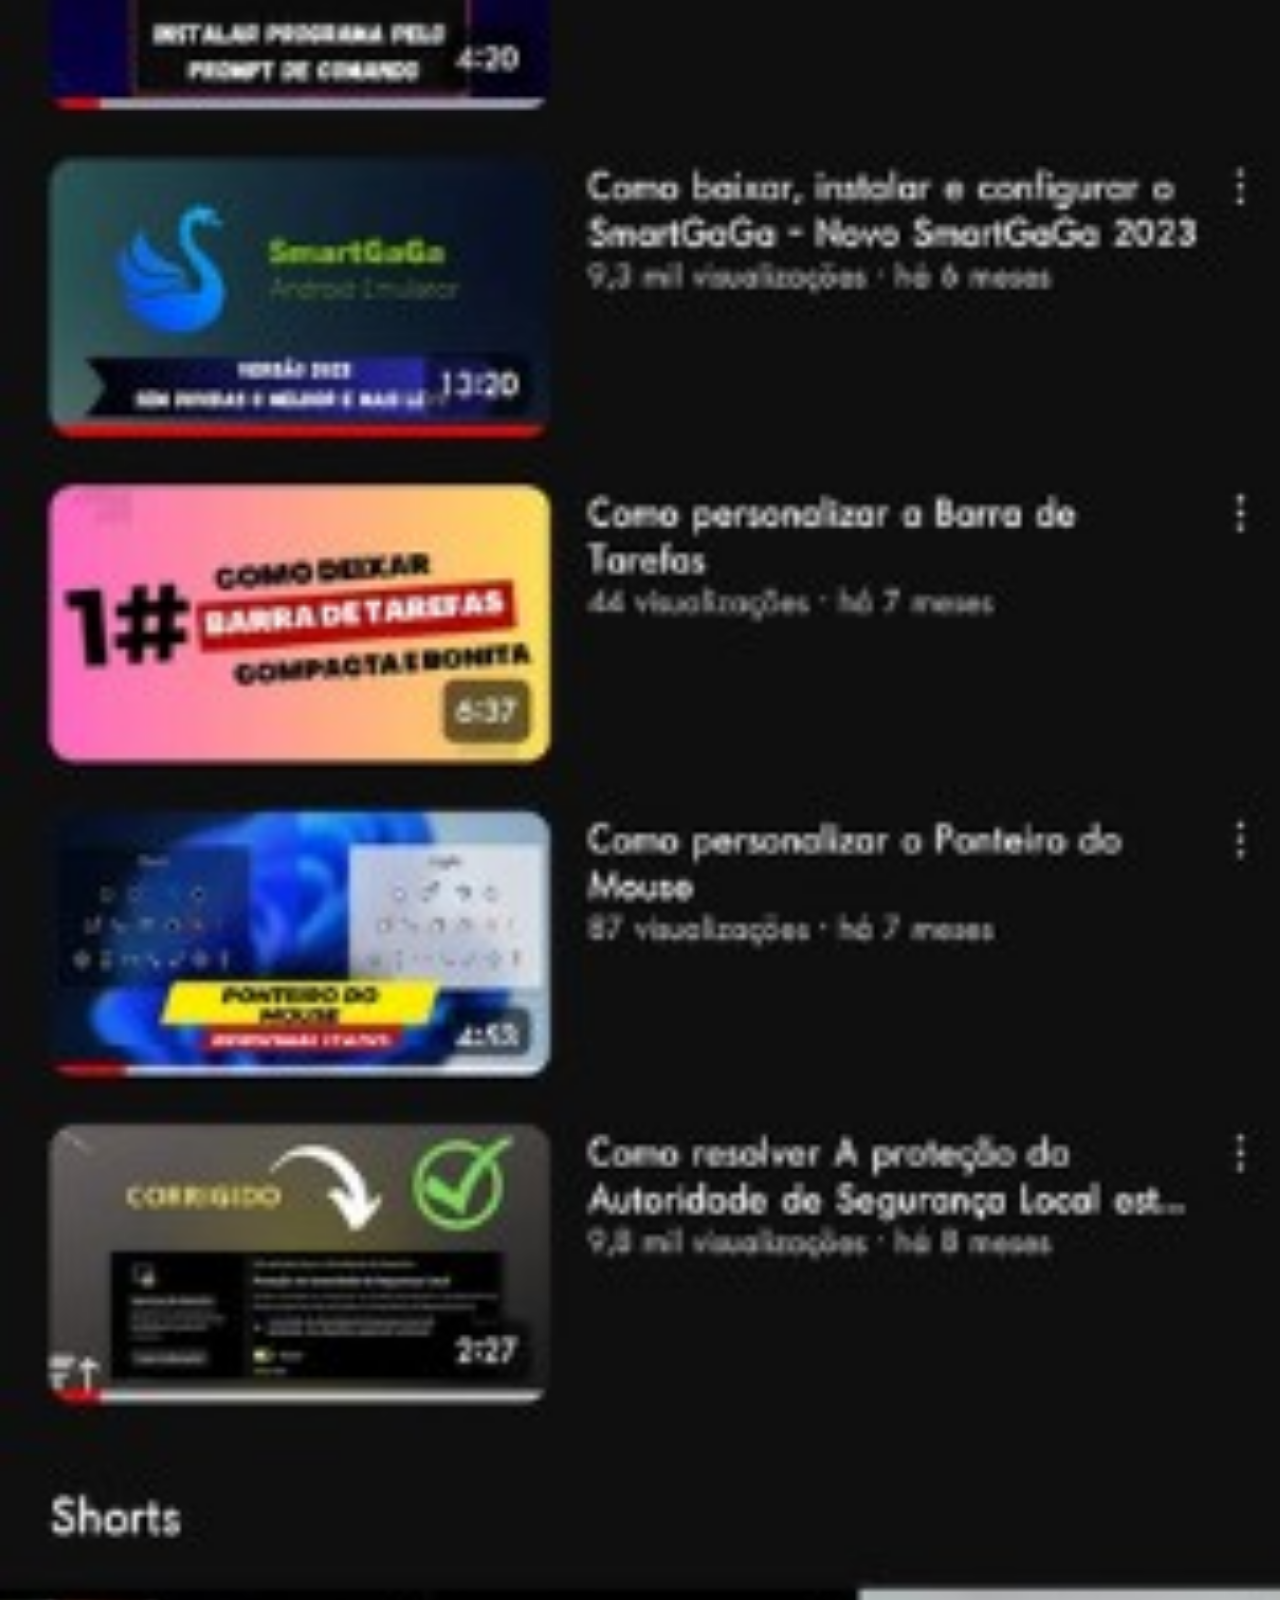
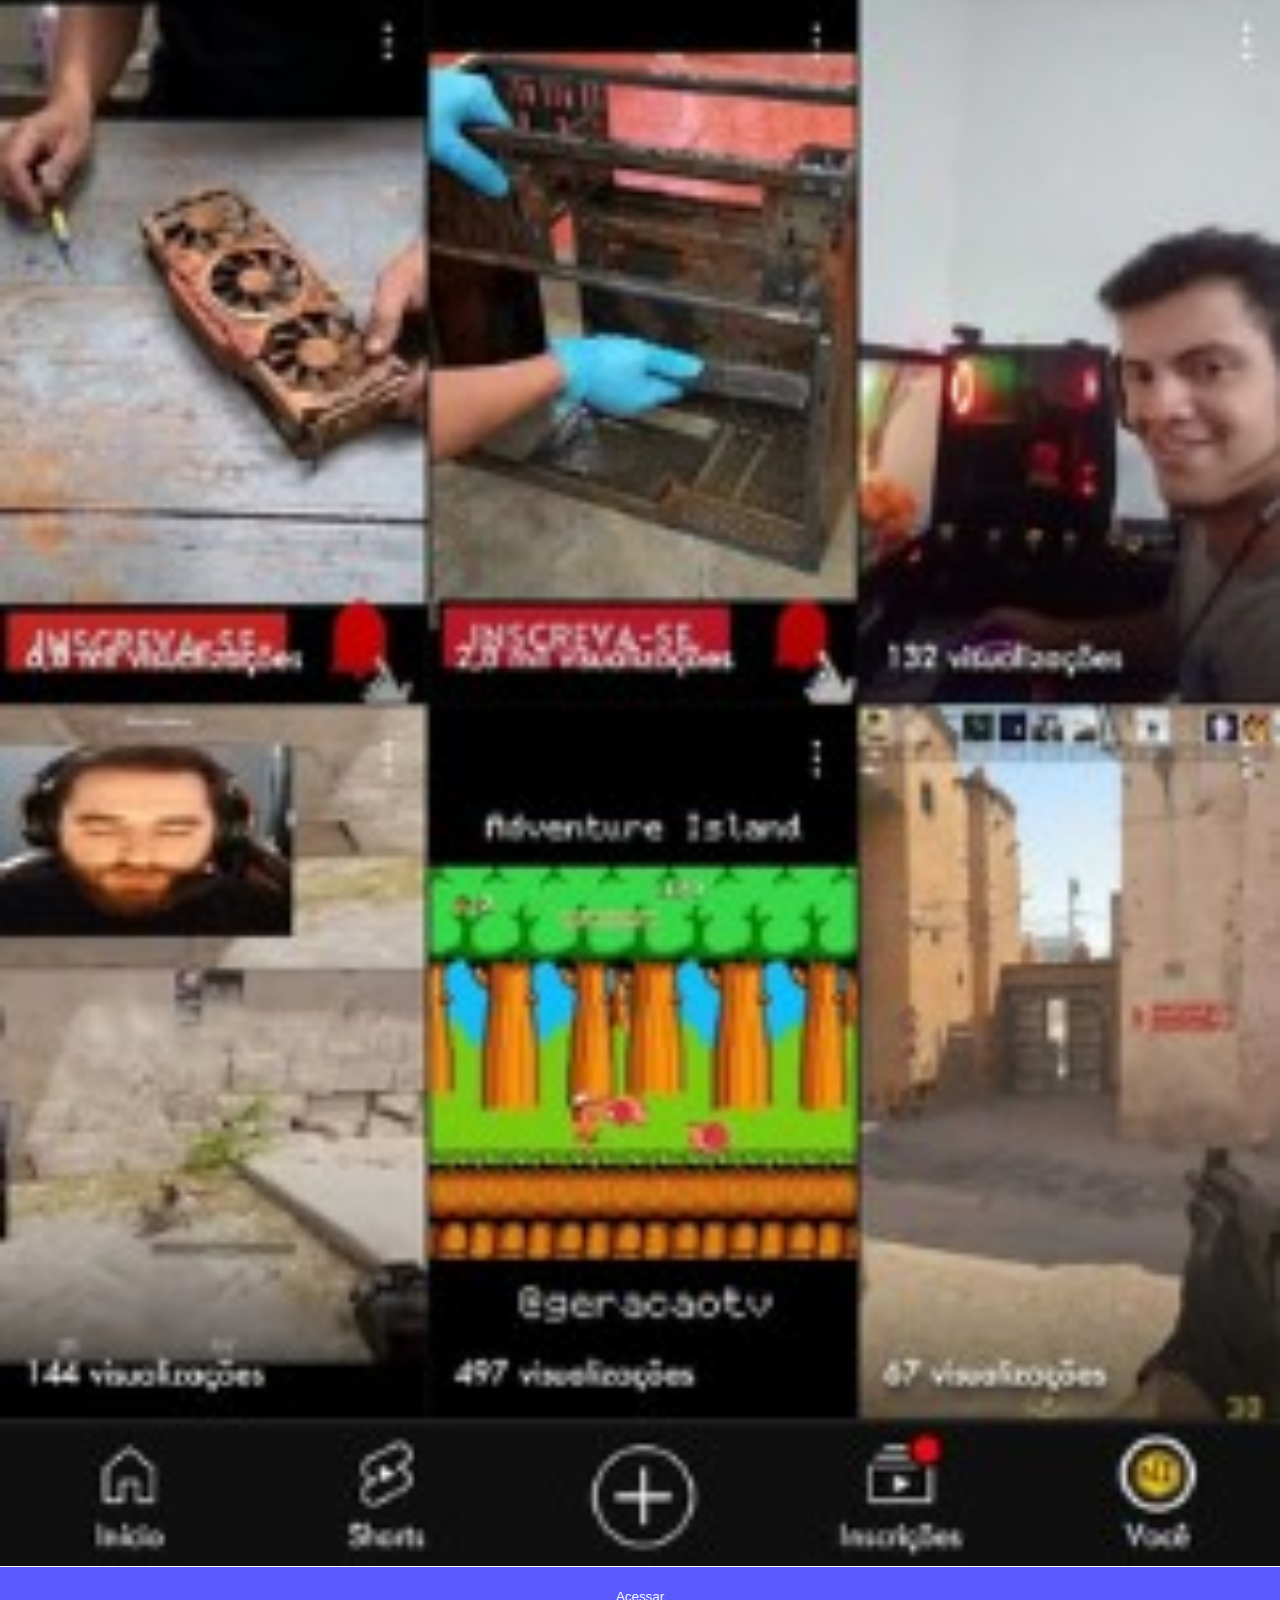
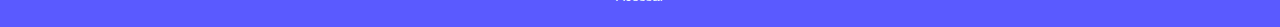
<file: tela_youtube.html>
<!DOCTYPE html>
<html lang="pt-br">

<head>
    <meta charset="UTF-8">
    <meta name="viewport" content="width=device-width, initial-scale=1.0">
    <title>Youtube</title>
    <link rel="stylesheet" href="sociais_styles.css">
    <style>
        ::-webkit-scrollbar {
            width: 0px;
            height: 0px;
        }

        button {
            border: none;
        }
    </style>
</head>

<body>
    <img src="imagens/youtube.png" alt="youtube">
    <a href="https://www.youtube.com/@nostalgiainformatica" target="_blank">
    <button>Acessar</button>
    </a>
</body>

</html>
</file>
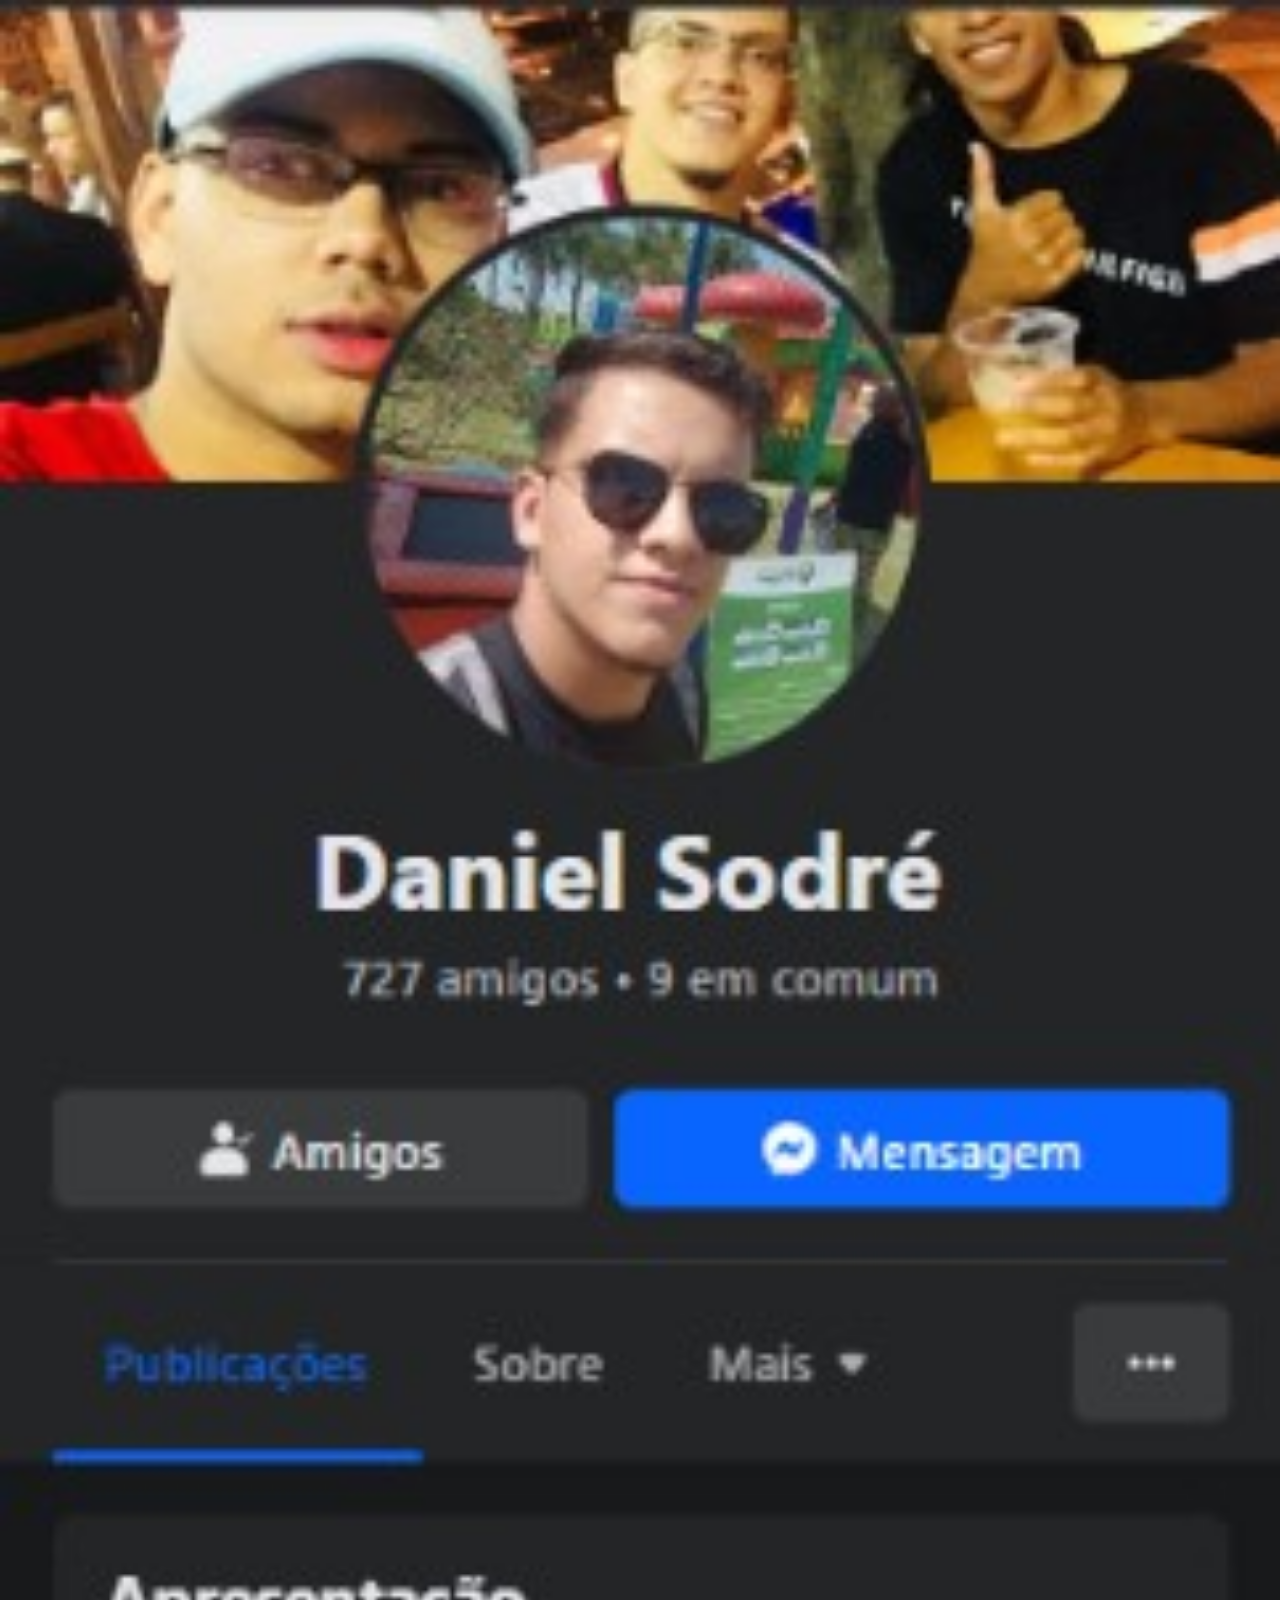
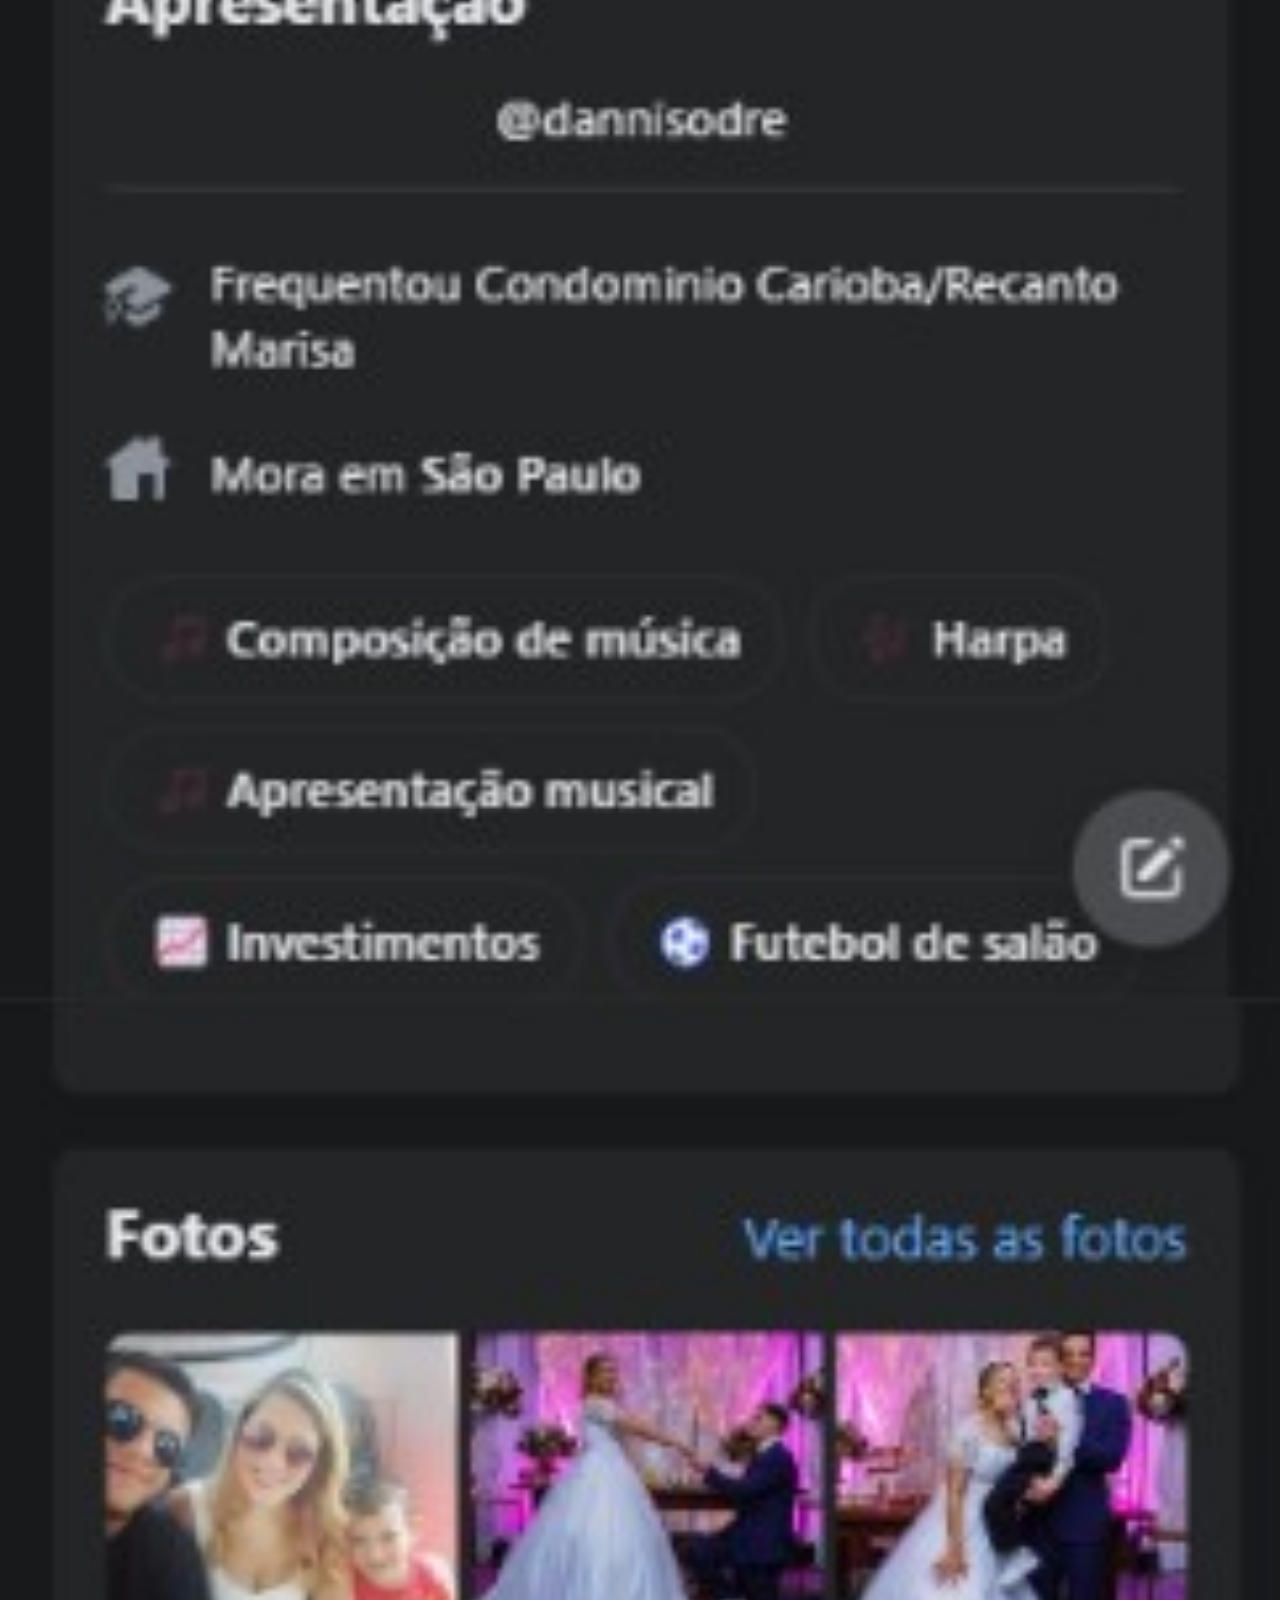
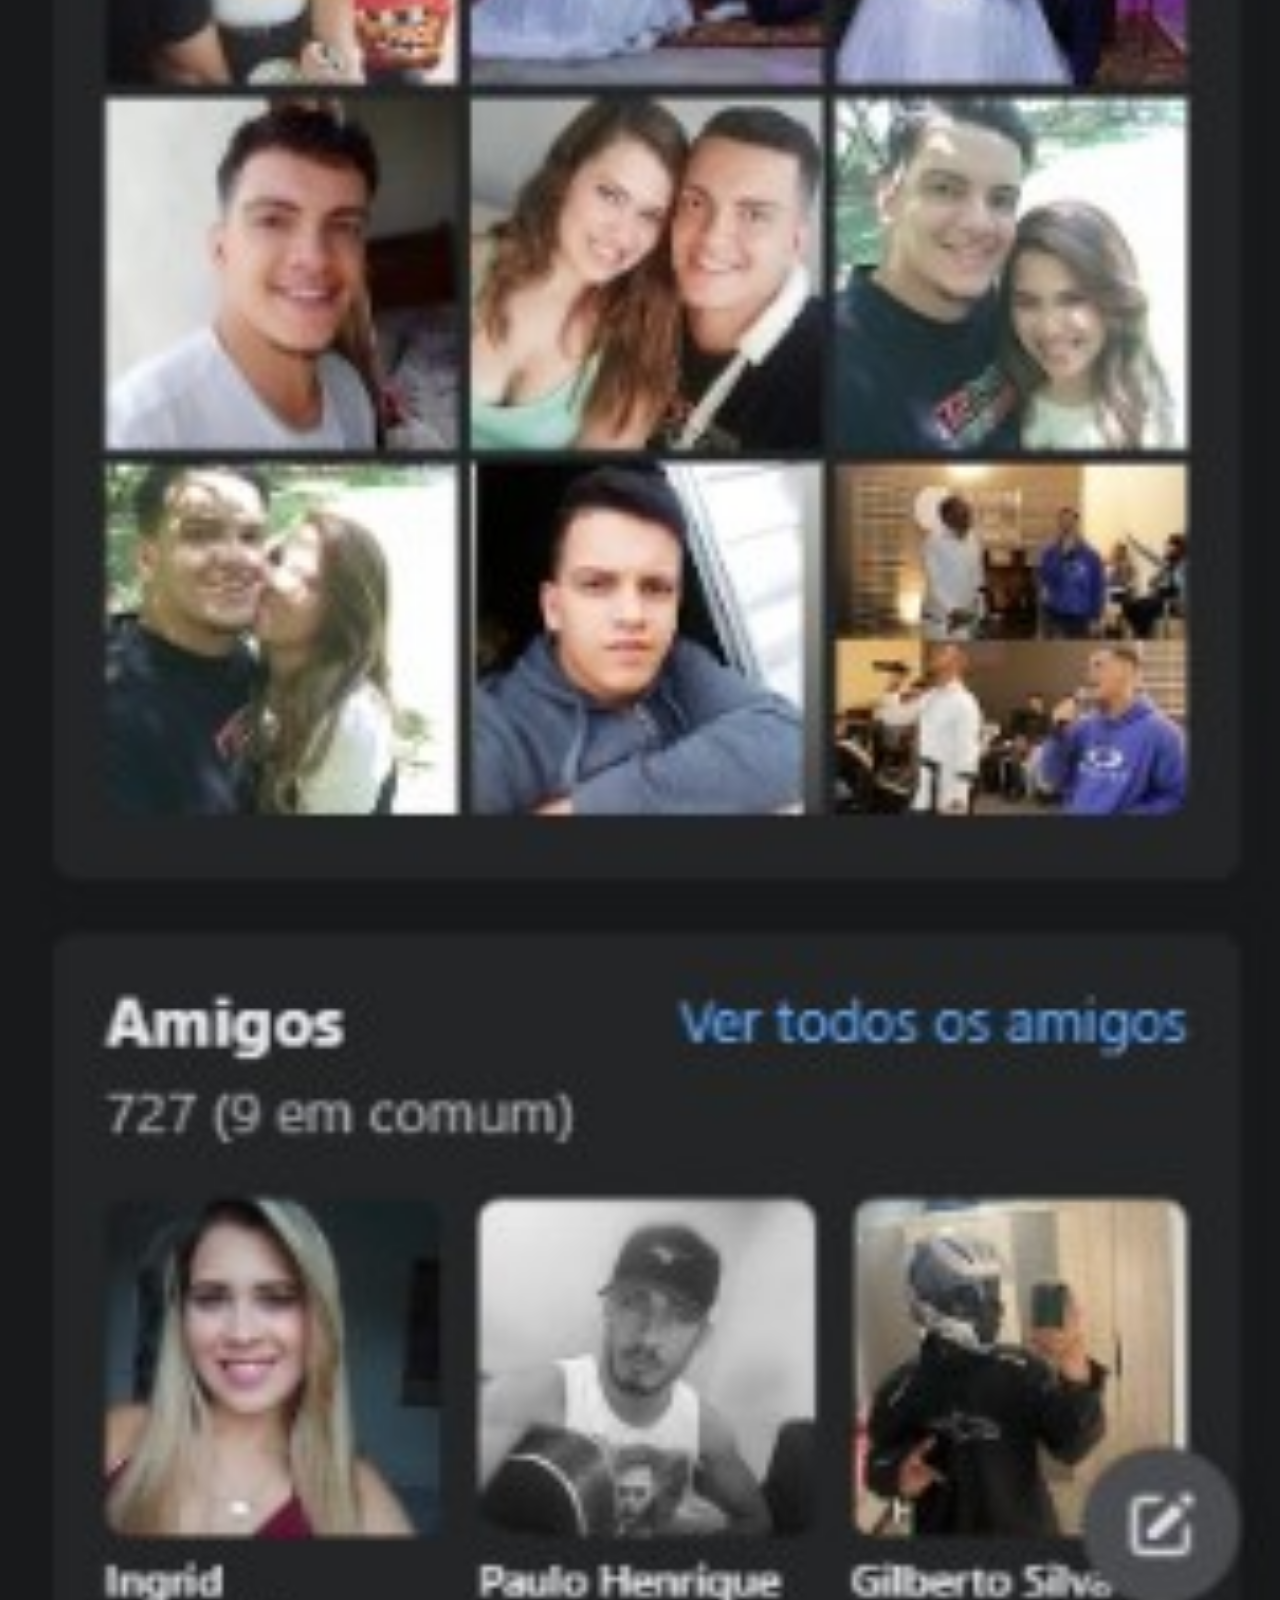
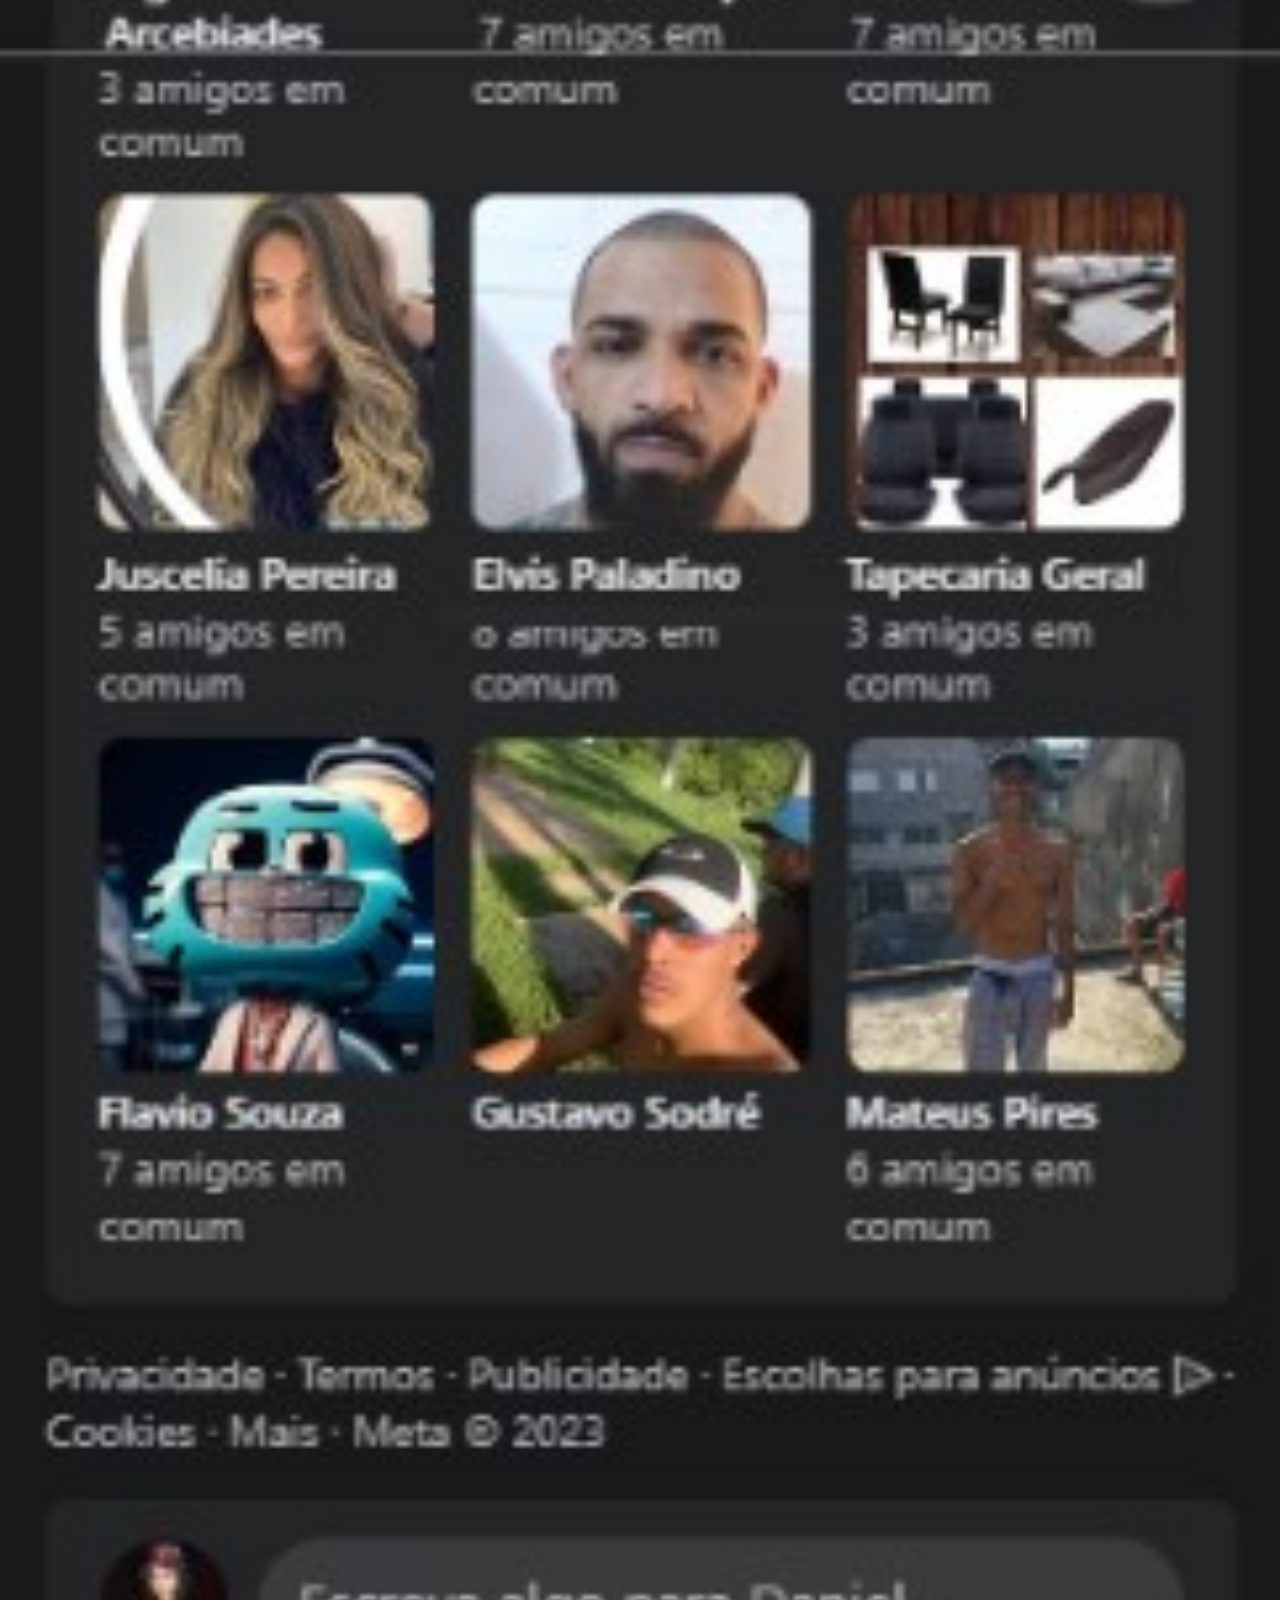
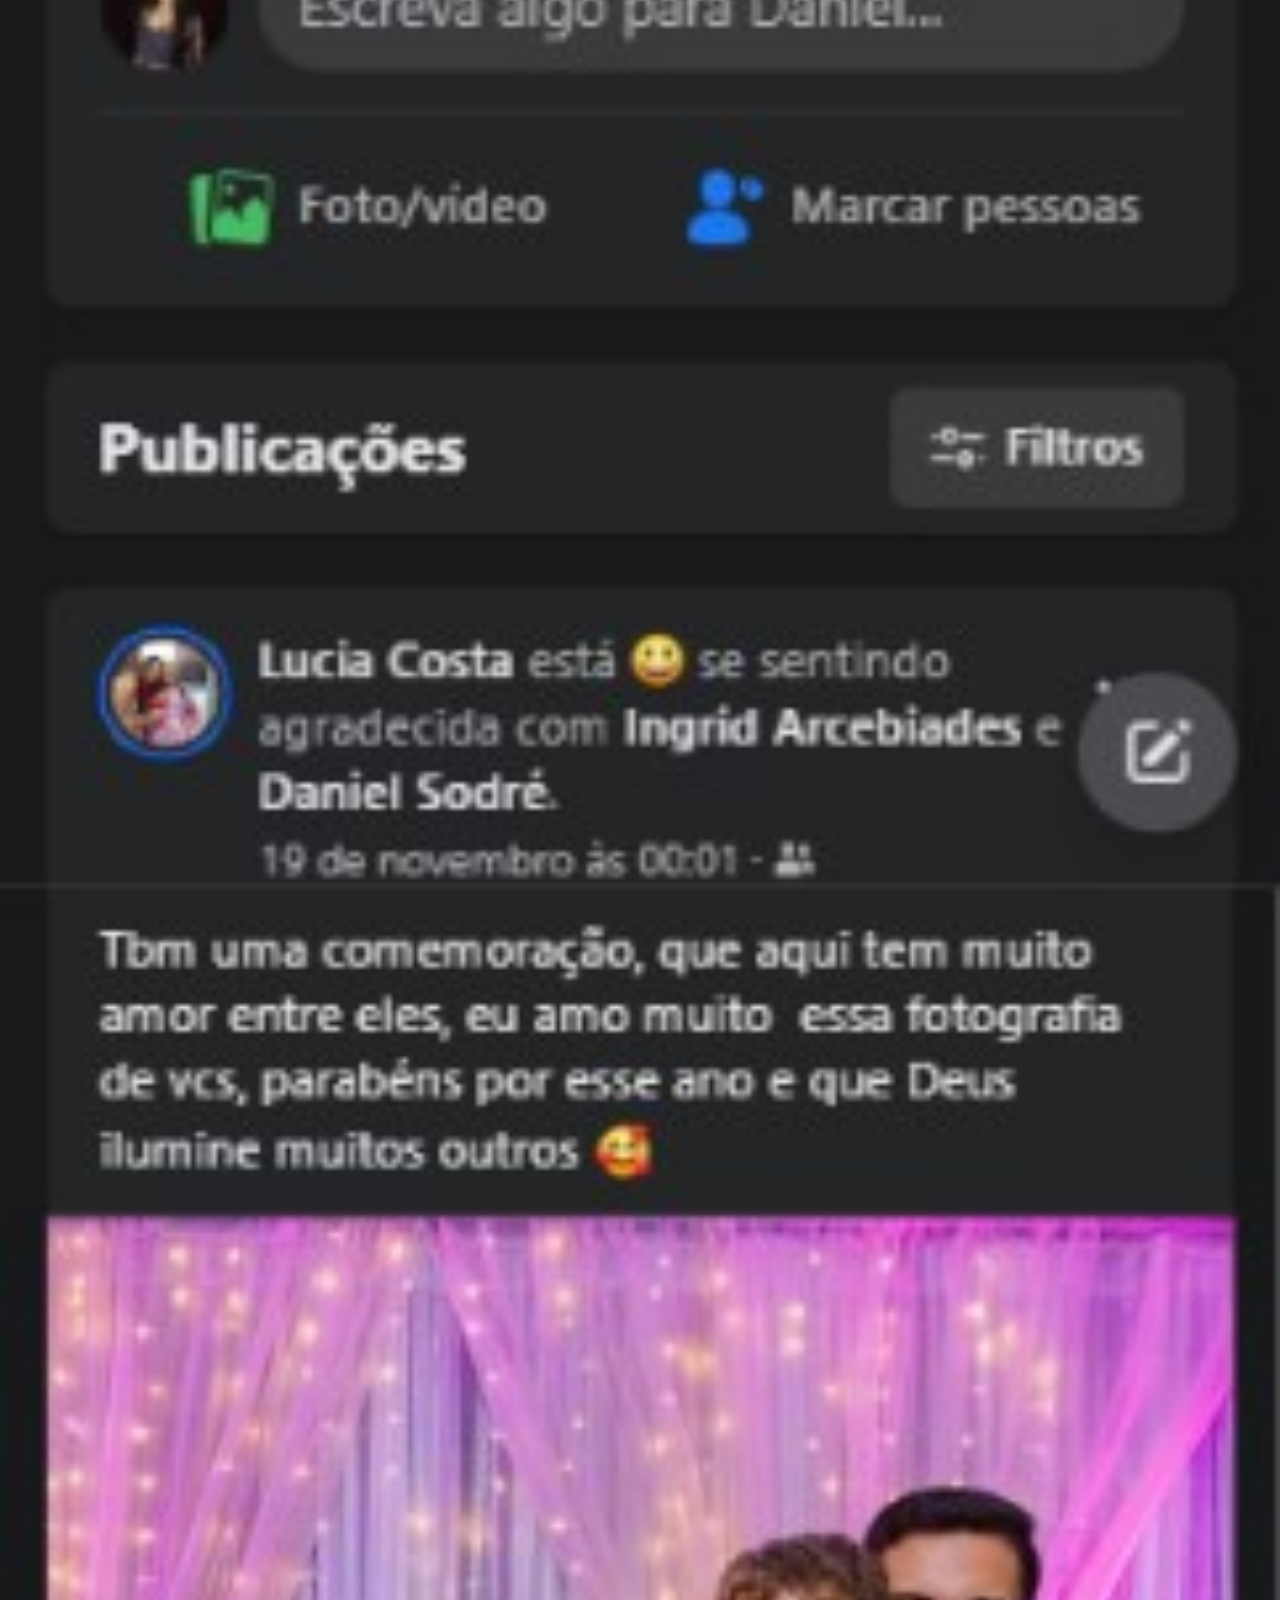
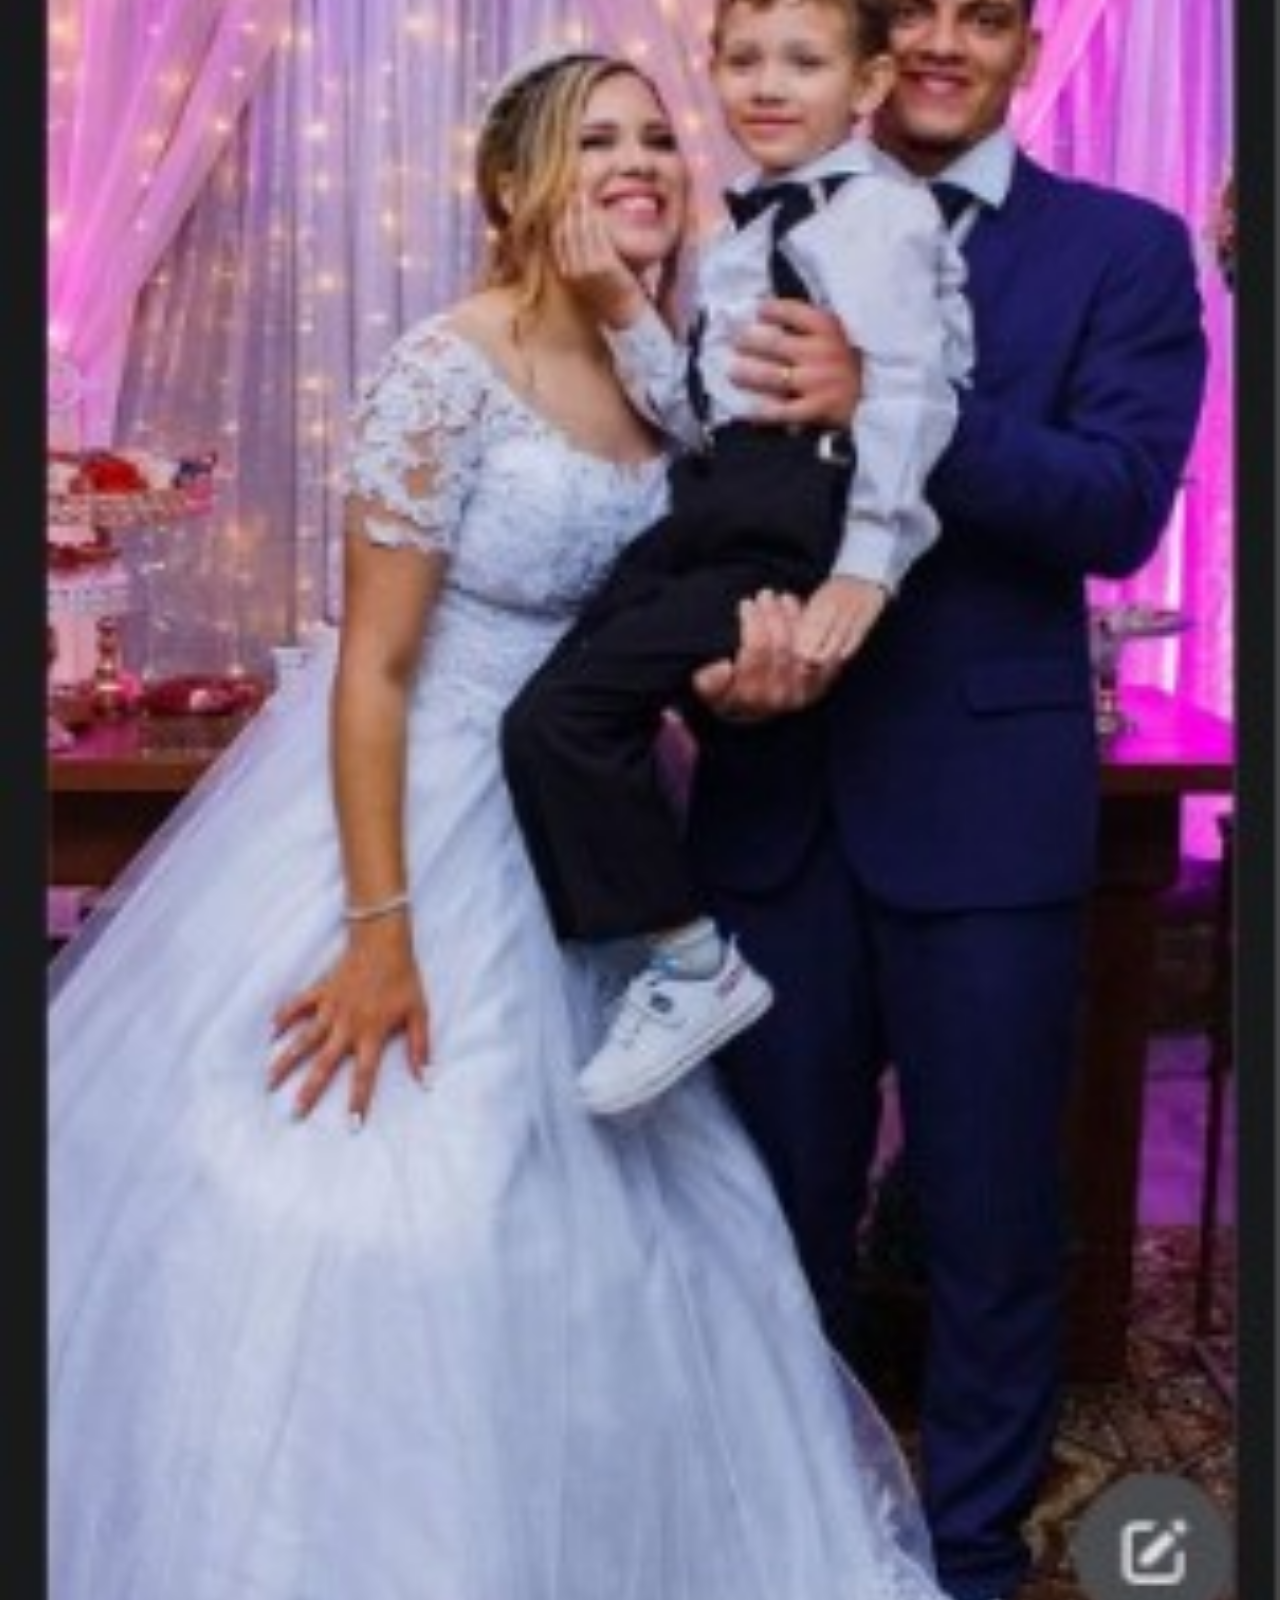
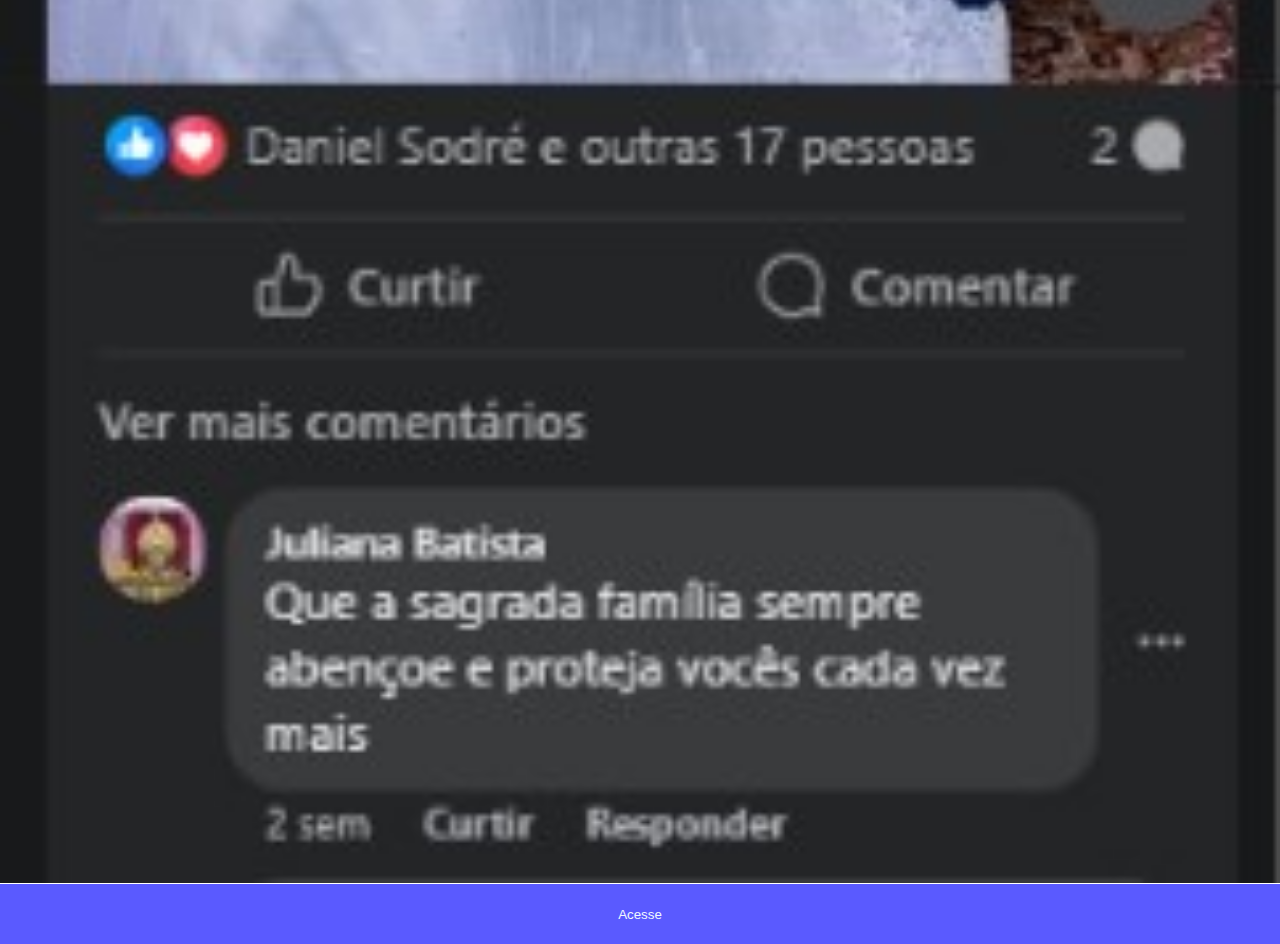
<file: code/tela_facebook.html>
<!DOCTYPE html>
<html lang="pt-br">

<head>
    <meta charset="UTF-8">
    <meta name="viewport" content="width=device-width, initial-scale=1.0">
    <title>Facenook</title>
    <link rel="stylesheet" href="/styles/sociais_styles.css">
    <style>
        ::-webkit-scrollbar {
            width: 0;
            height: 0;
        }
    </style>
</head>

<body>
    <img src="/imagens/2.png" alt="facebook">
    <a href="https://www.facebook.com/daniel.sodre.1023611" target="_blank">
        <button>
            Acesse
        </button>
    </a>
</body>

</html>
</file>
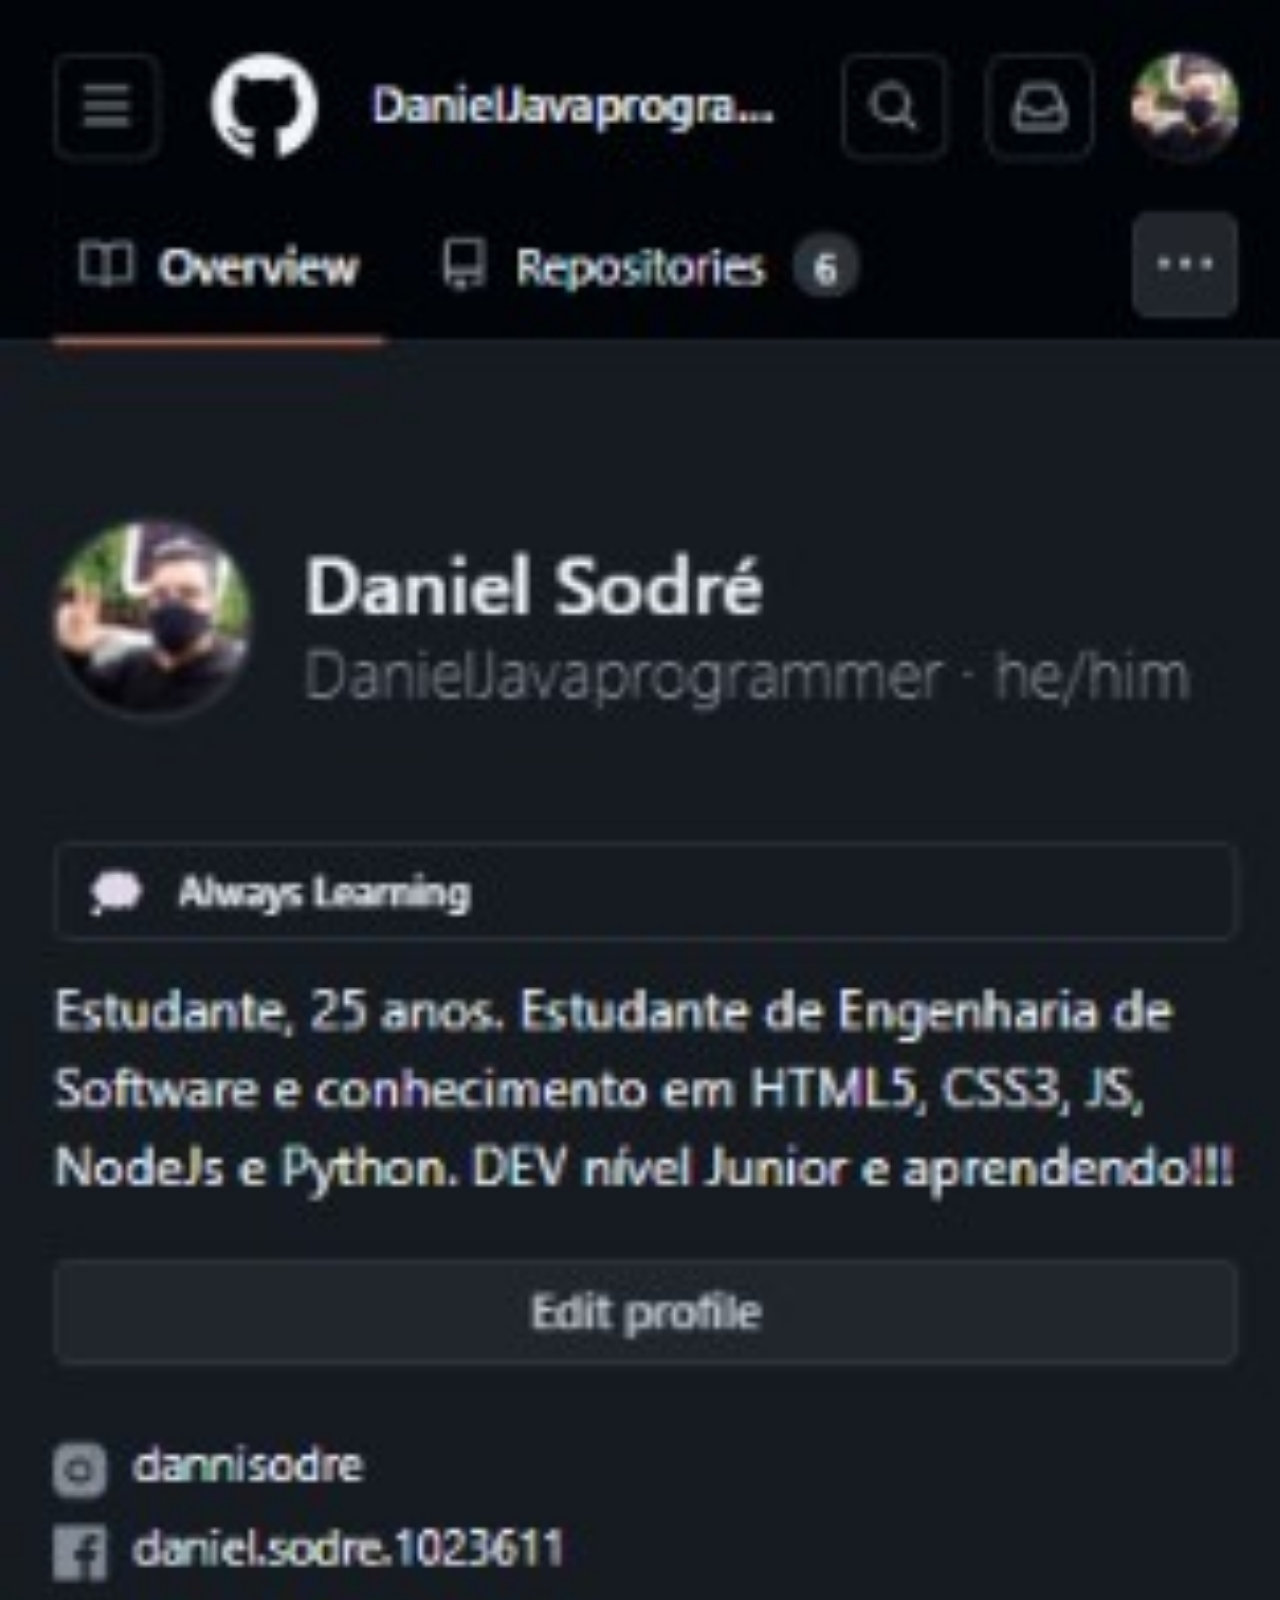
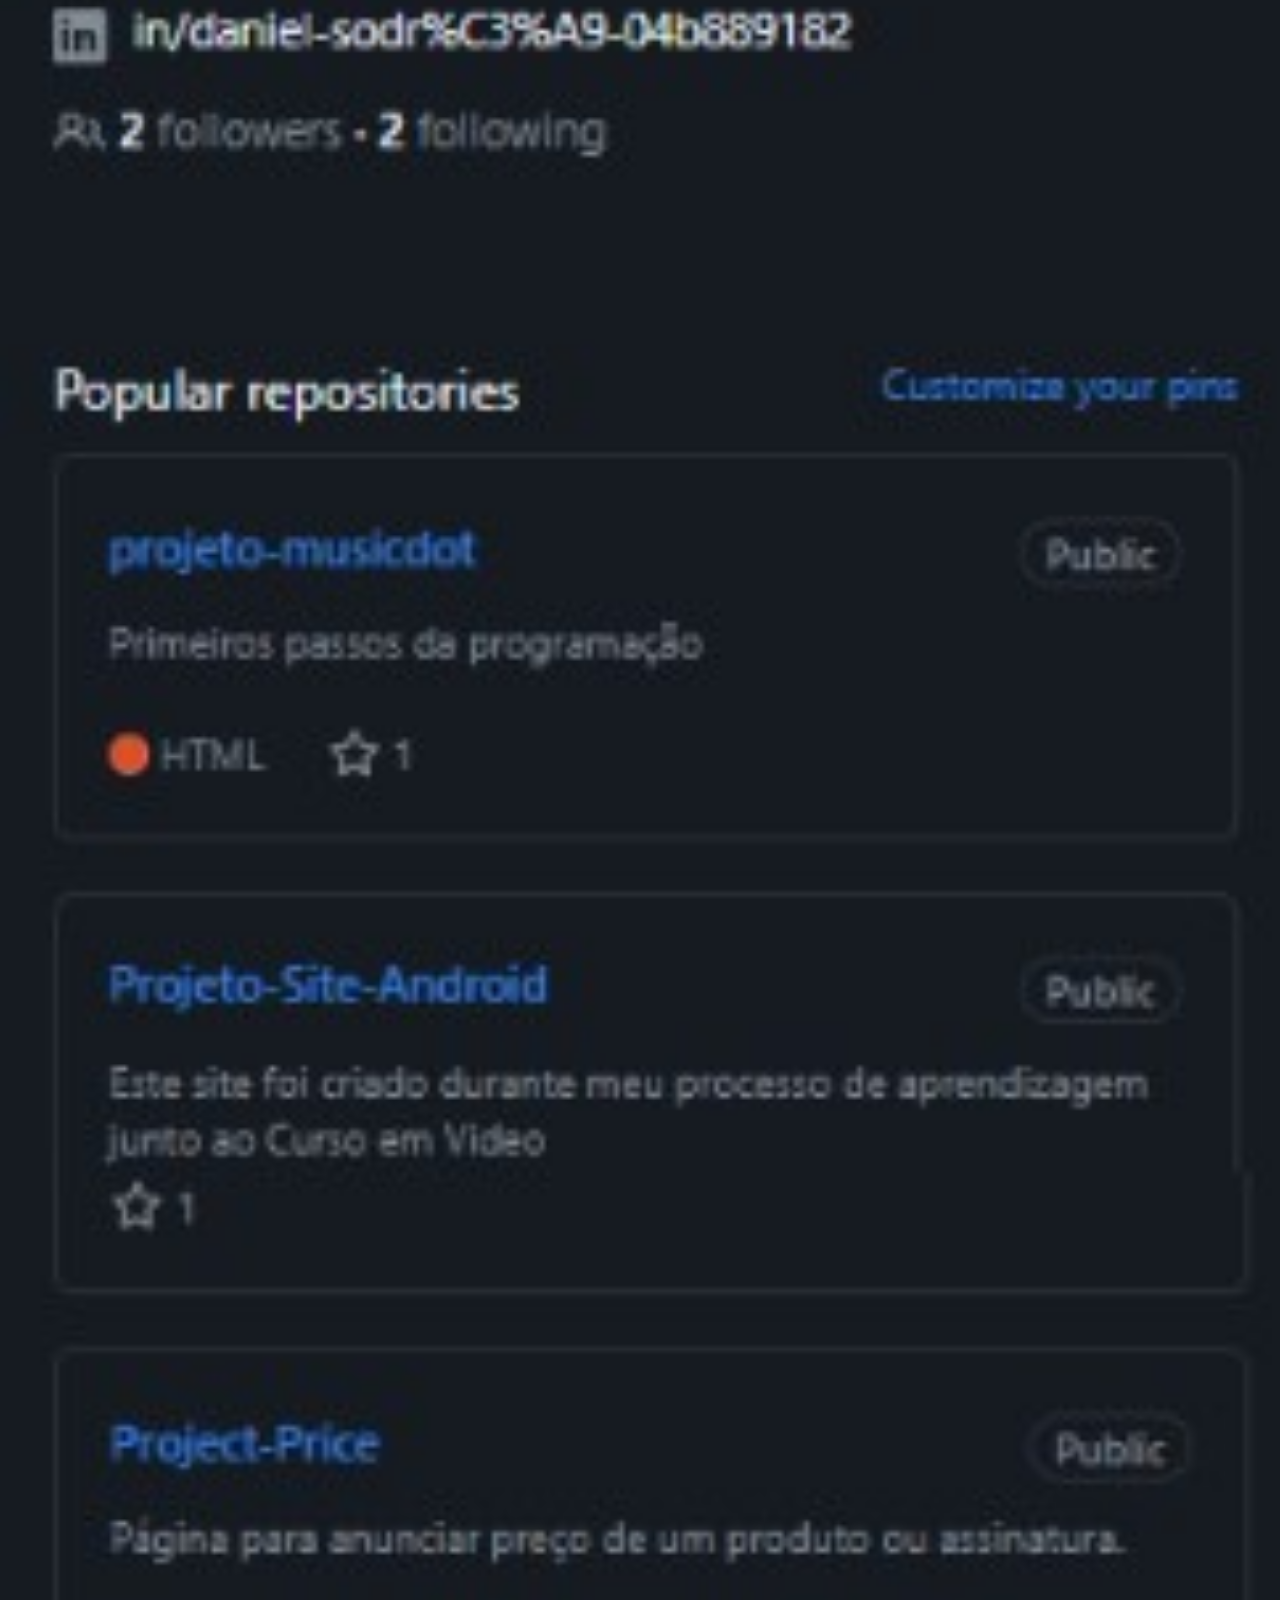
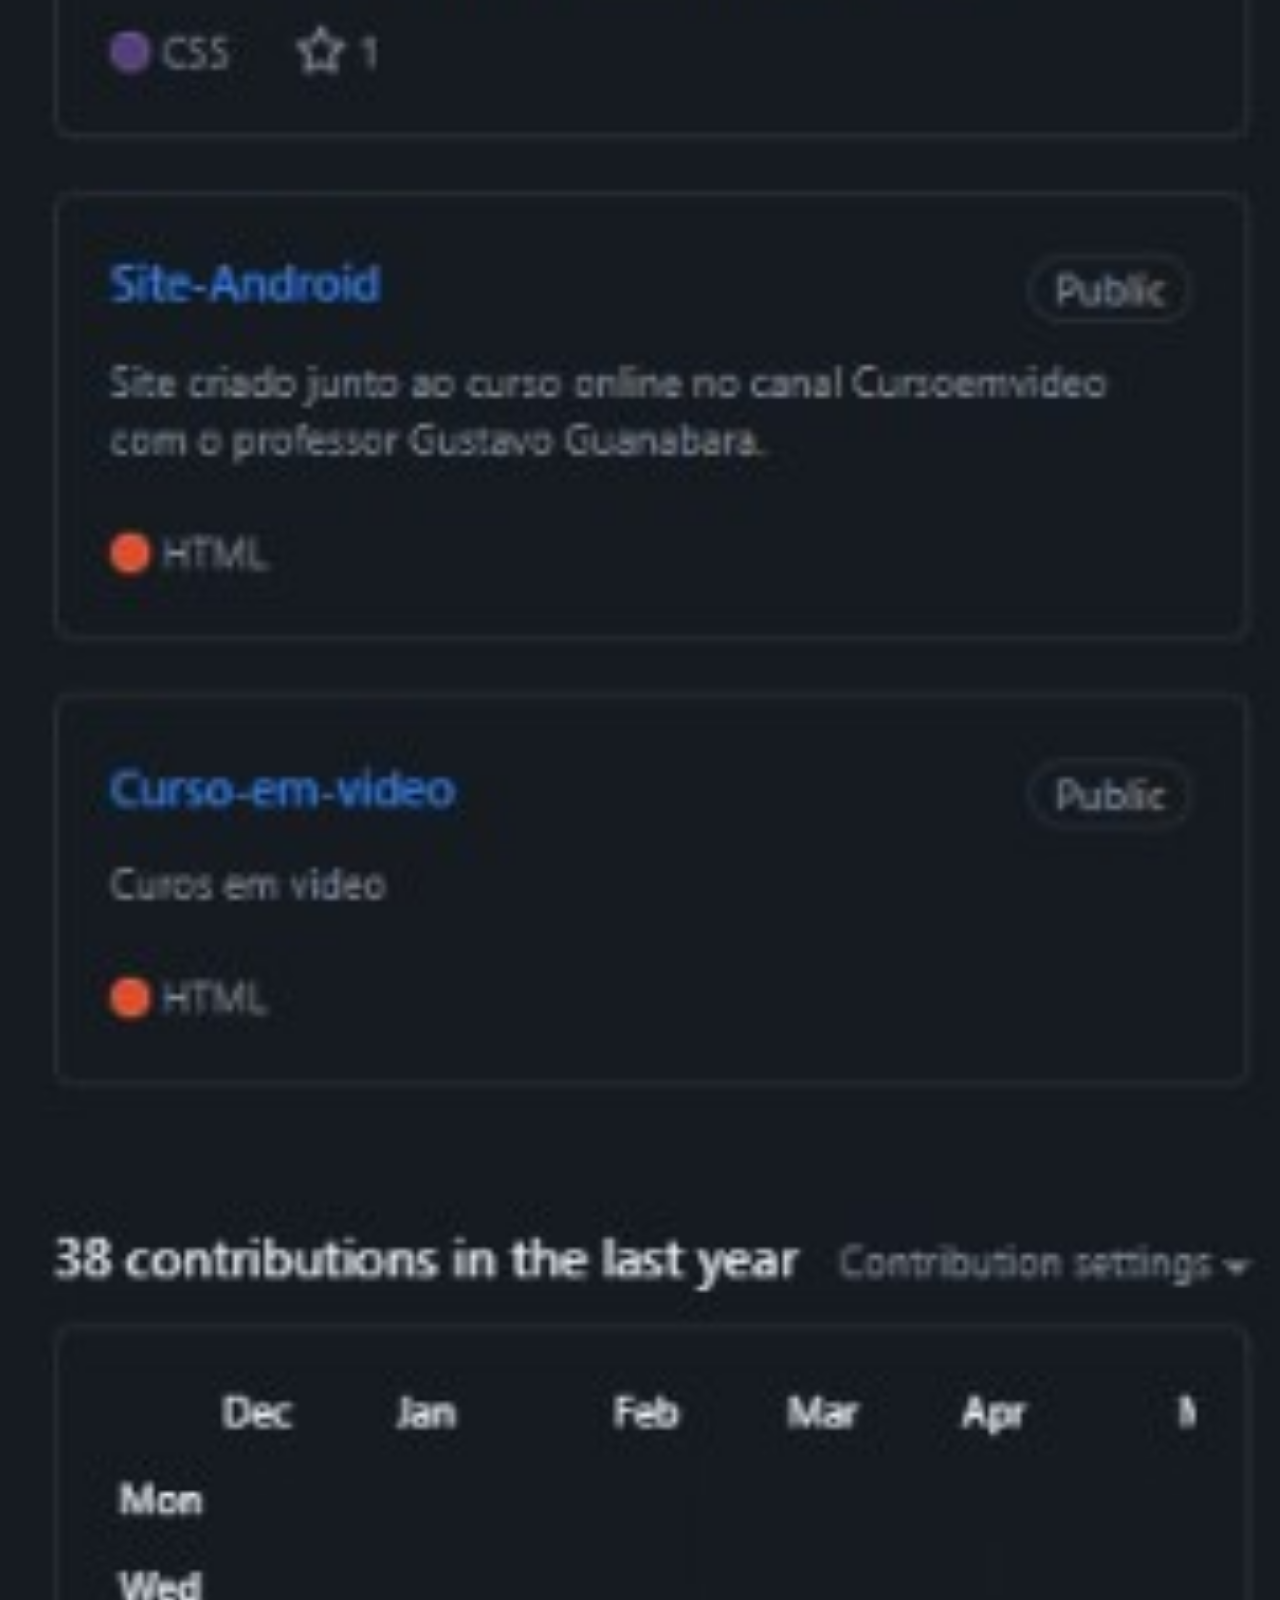
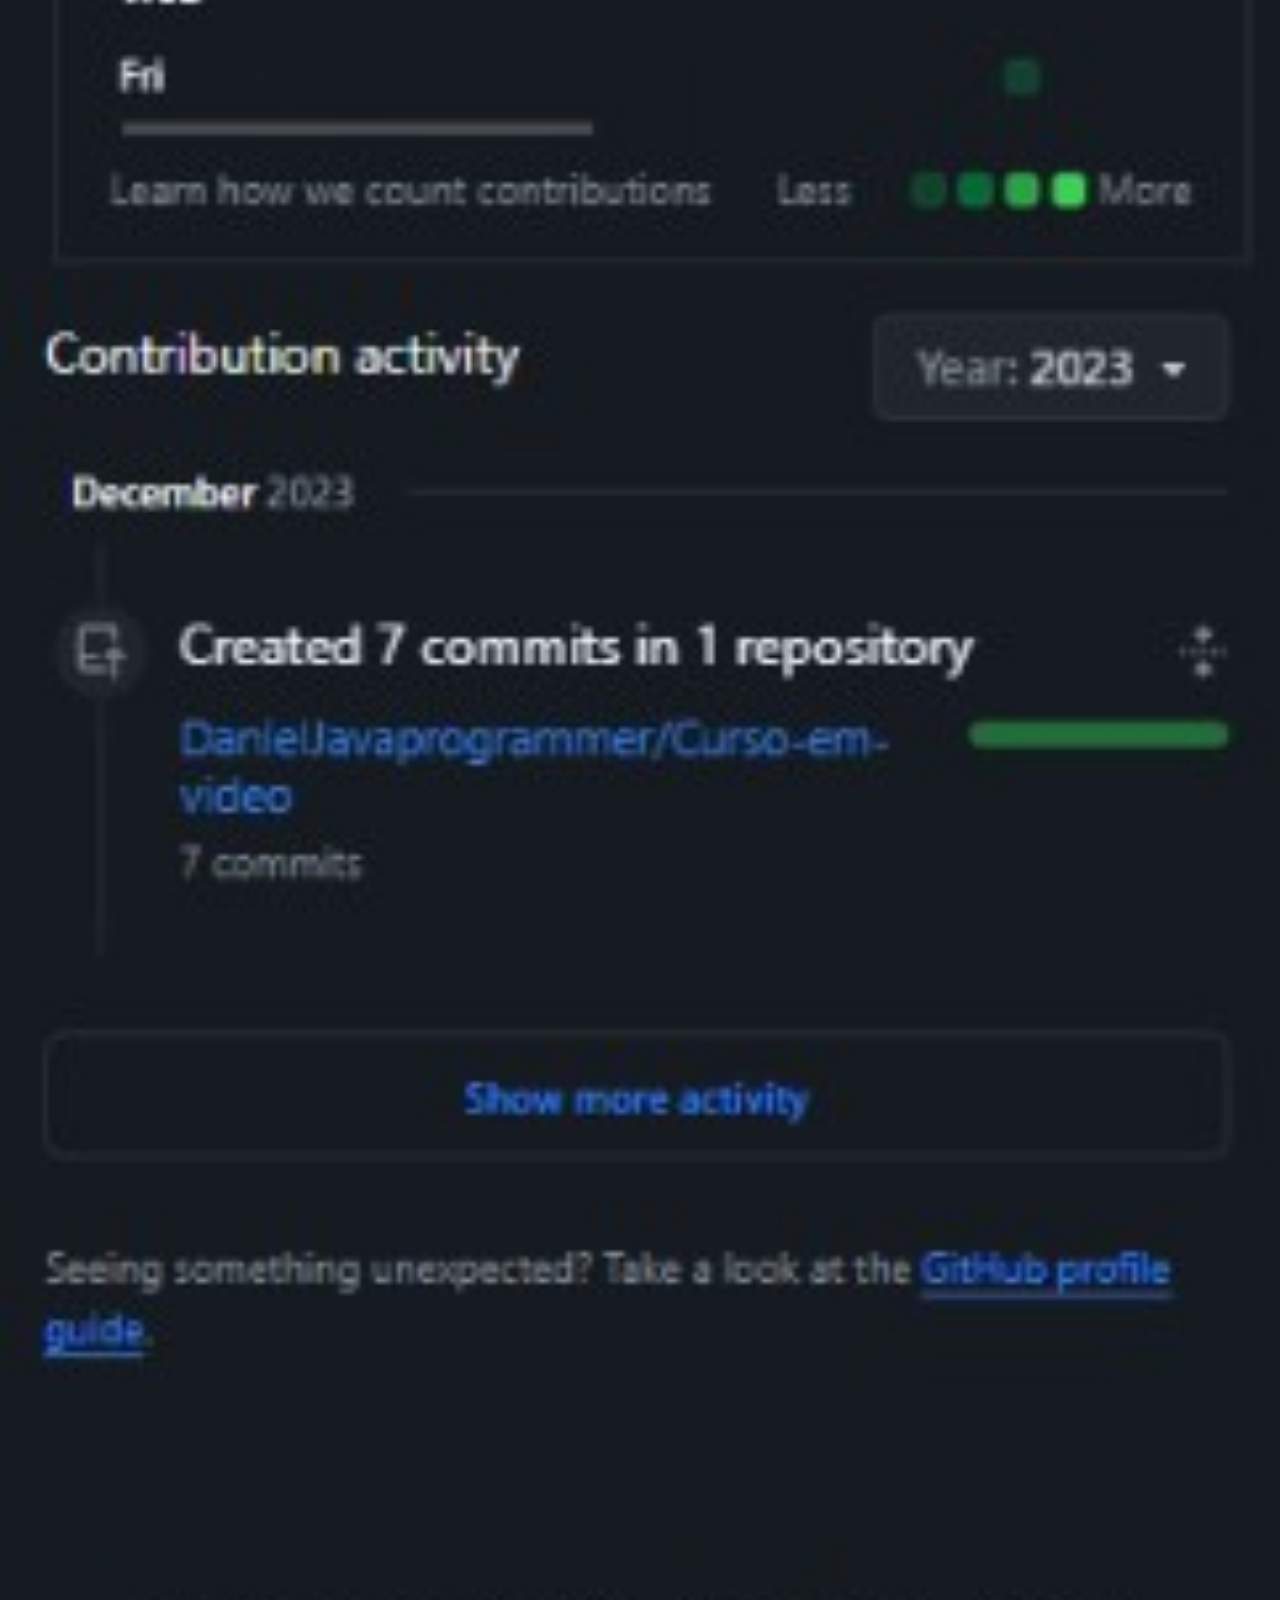
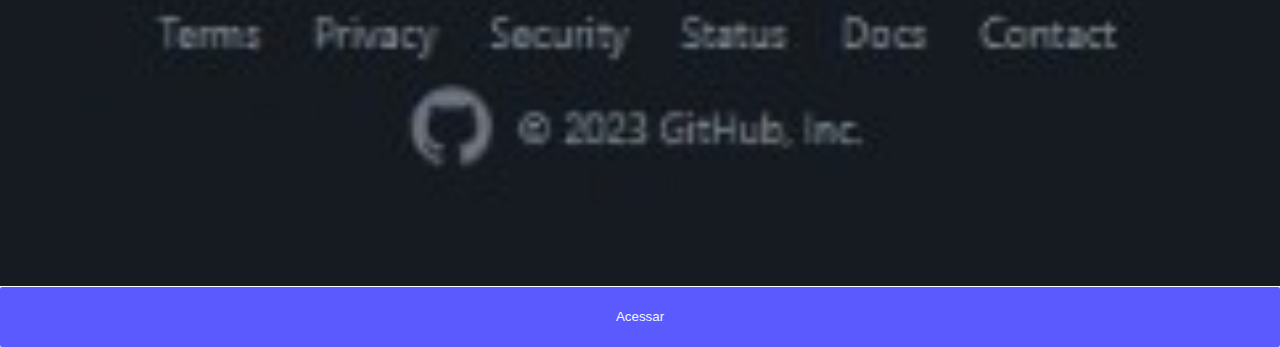
<file: code/tela_github.html>
<!DOCTYPE html>
<html lang="pt-br">

<head>
    <meta charset="UTF-8">
    <meta name="viewport" content="width=device-width, initial-scale=1.0">
    <title>Github</title>
    <link rel="stylesheet" href="/styles/sociais_styles.css">
    <style>
        ::-webkit-scrollbar {
            width: 0px;
            height: 0px;
        }

        button {
            margin-top: -3px;
            border-radius: 2px;
            border: none;
        }
    </style>
</head>

<body>
    <img src="/imagens/3.png" alt="Github">
    <a href="https://github.com/DanielJavaprogrammer" target="_blank">
        <button>Acessar</button>
    </a>
</body>

</html>
</file>
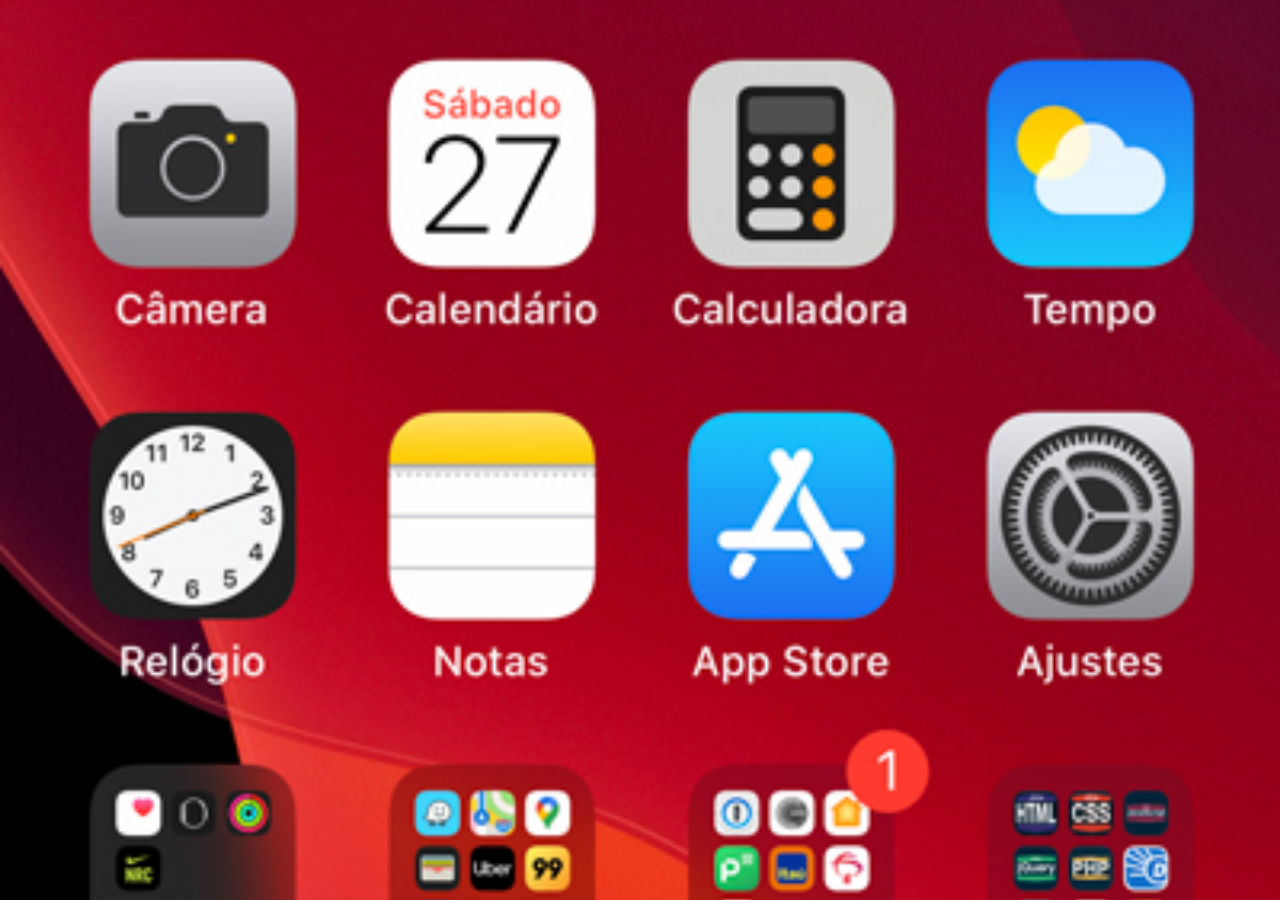
<file: code/tela_home.html>
<!DOCTYPE html>
<html lang="pt-br">

<head>
    <meta charset="UTF-8">
    <meta name="viewport" content="width=device-width, initial-scale=1.0">
    <title>Home</title>
    <style>
        body {
            width: 100vw;
            height: 100vh;
            margin: 0;
            padding: 0;
            background: url(/imagens/tela-home.jpg);
            background-repeat: no-repeat;
            background-position: top center;
            background-size: cover;
        }
    </style>
</head>

<body>
</body>

</html>
</file>
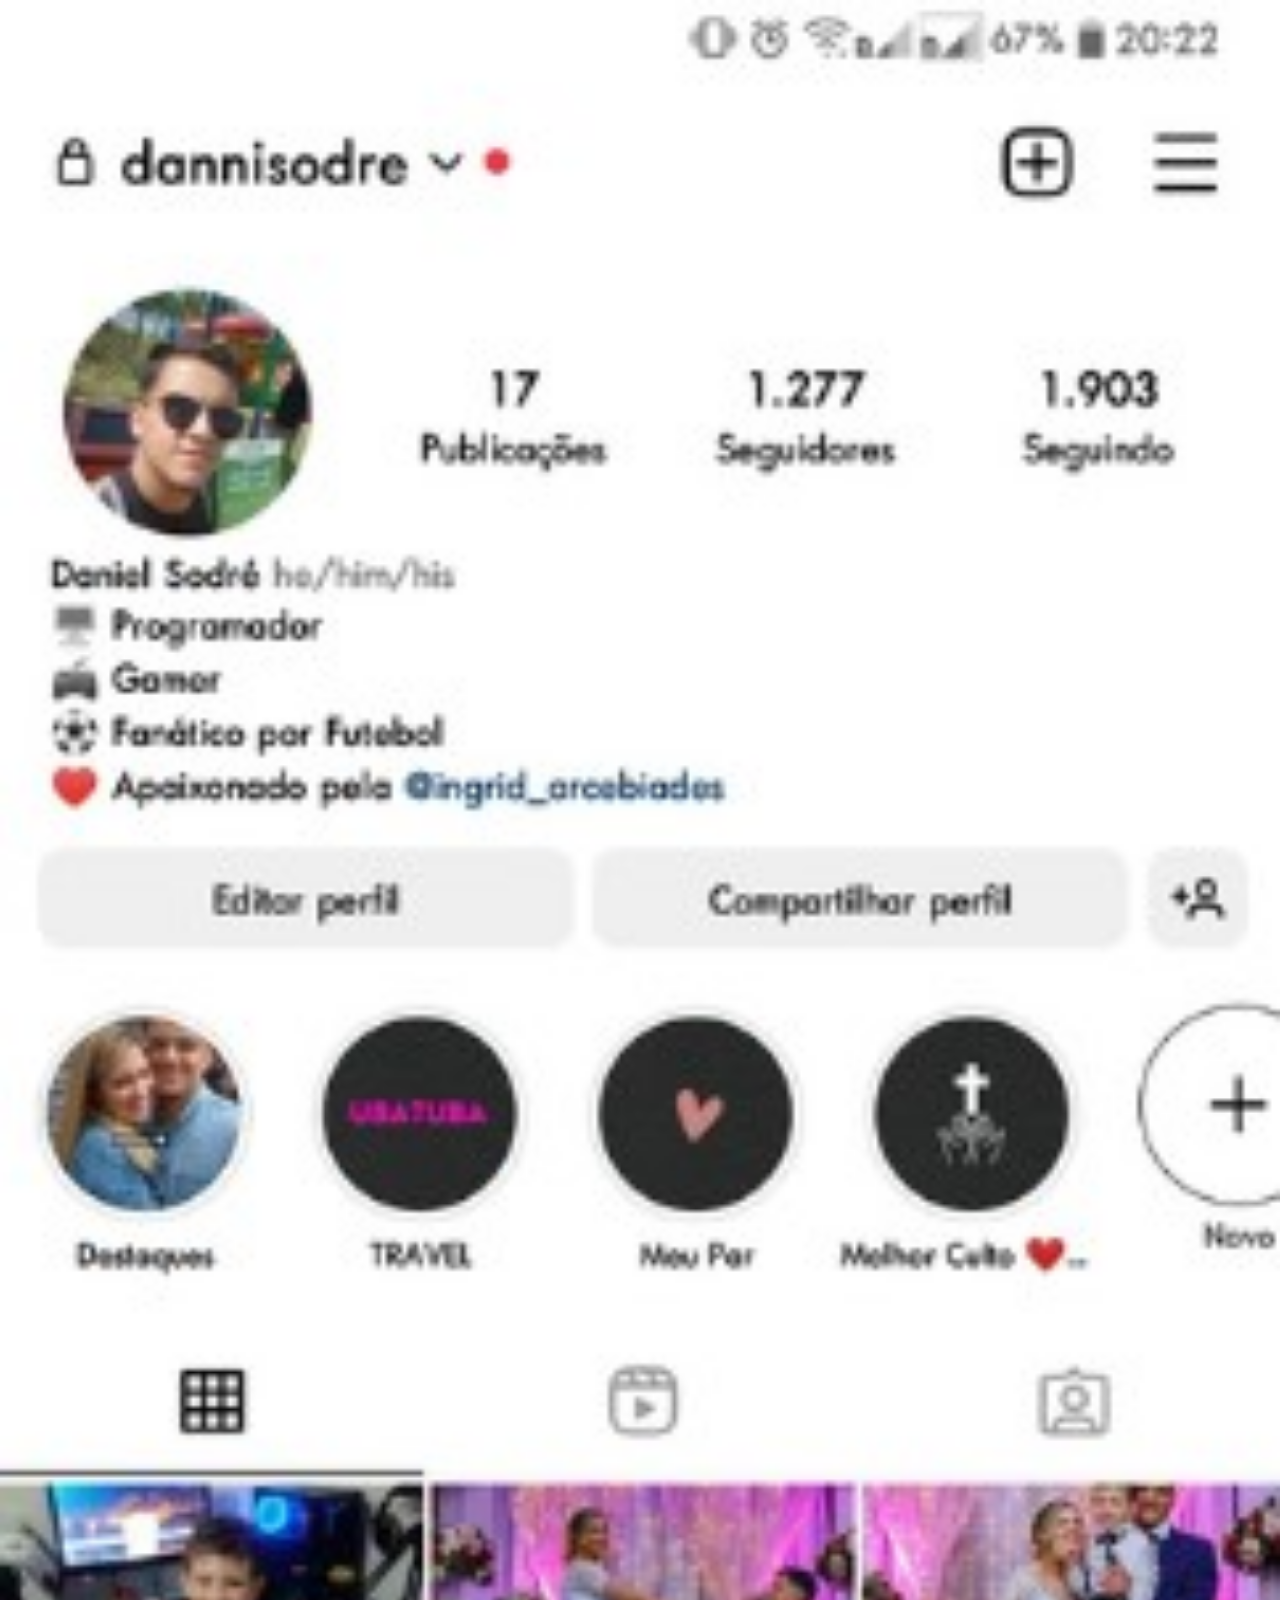
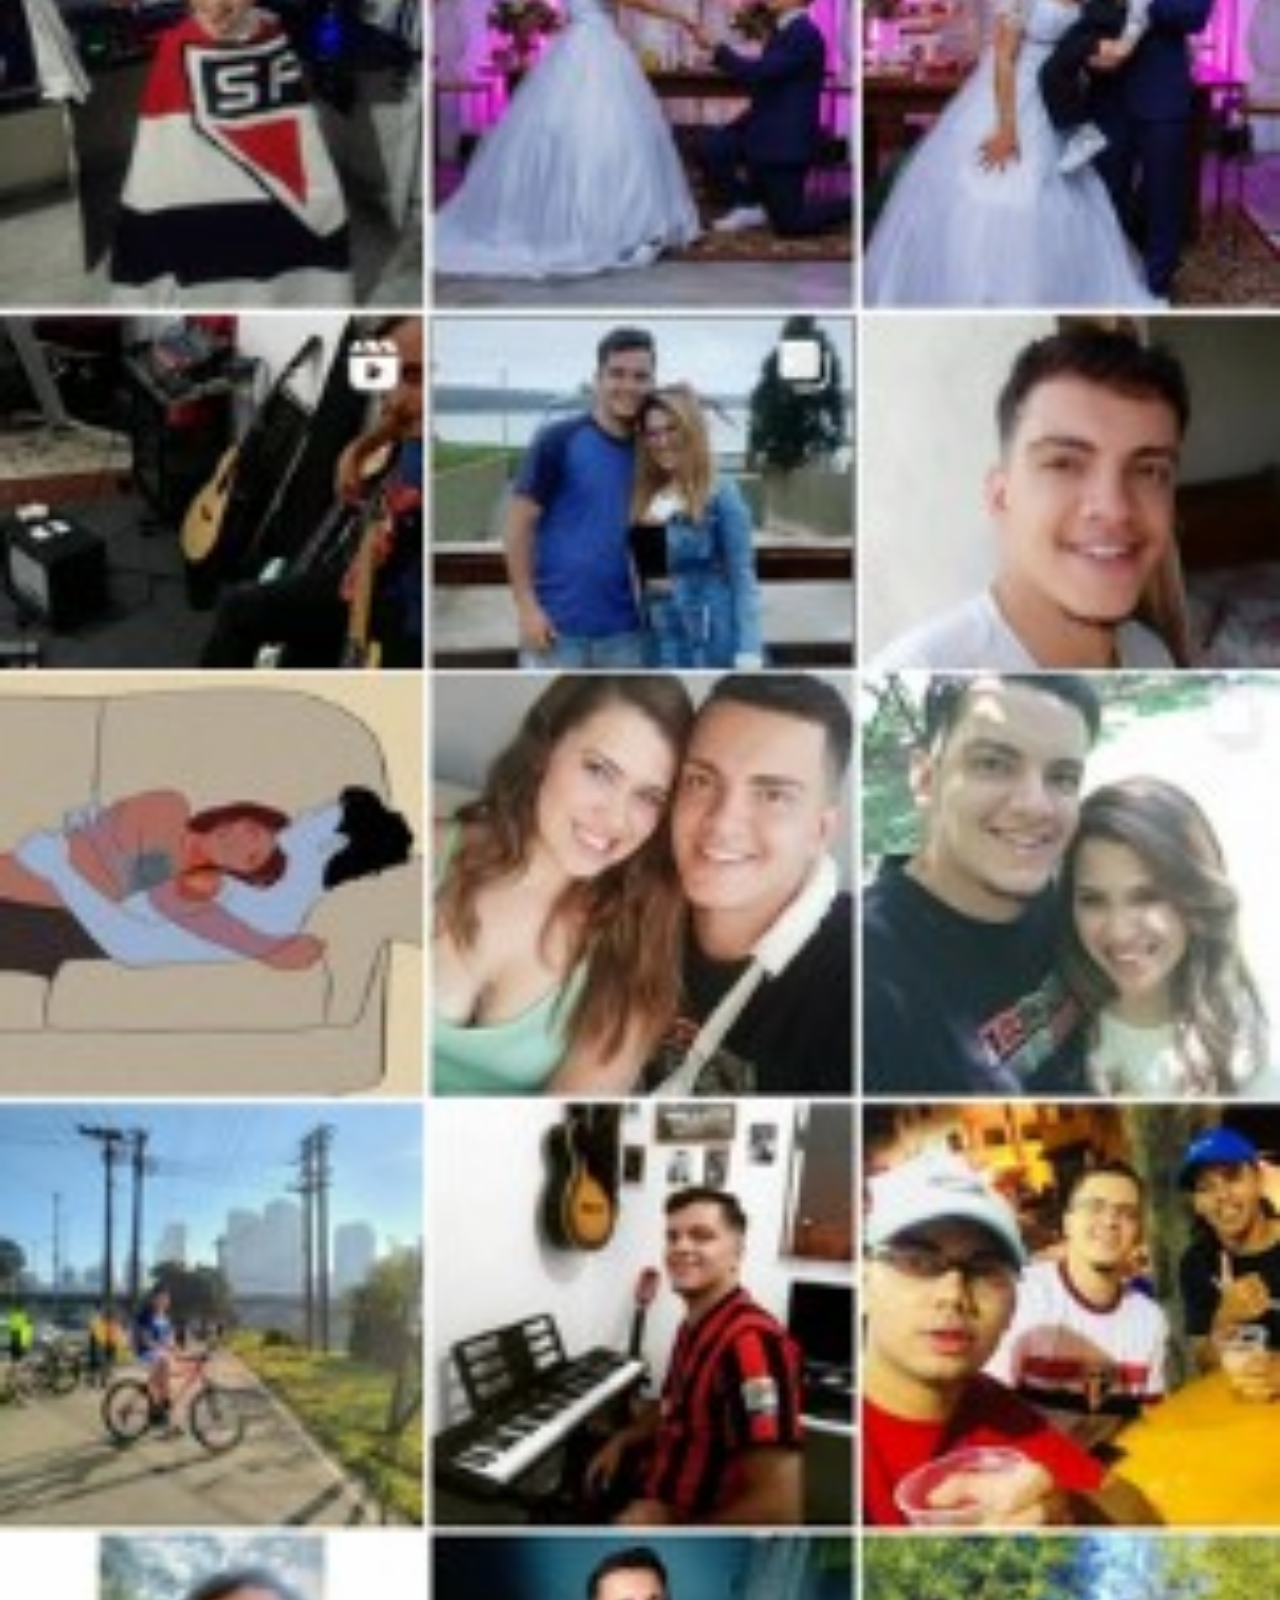
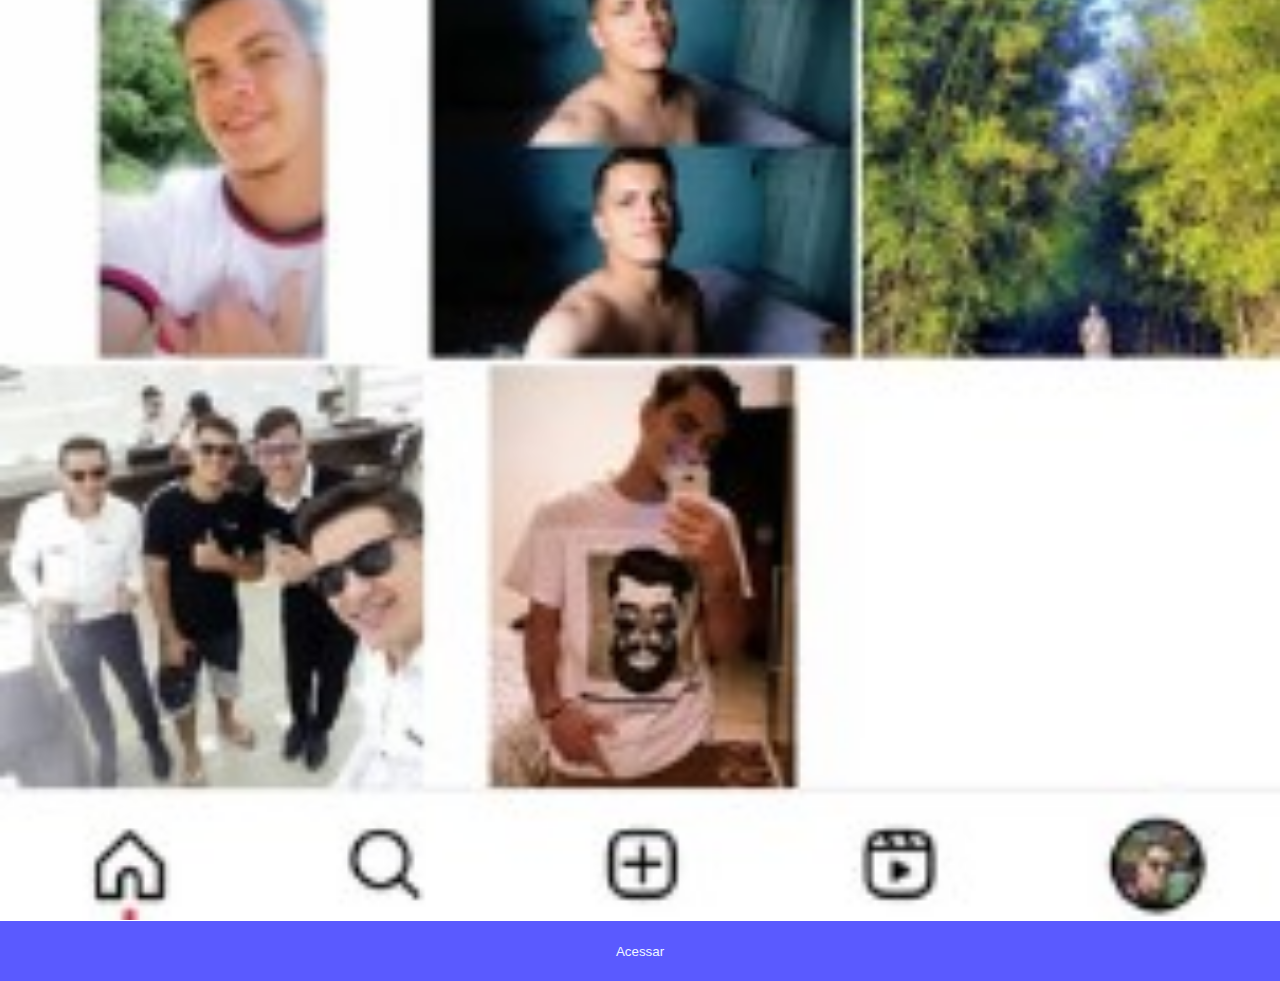
<file: code/tela_insta.html>
<!DOCTYPE html>
<html lang="pt-br">

<head>
    <meta charset="UTF-8">
    <meta name="viewport" content="width=device-width, initial-scale=1.0">
    <title>Instagram</title>
    <link rel="stylesheet" href="/styles/sociais_styles.css">
    <style>
        ::-webkit-scrollbar {
            width: 0px;
            height: 0px;
        }

        button {
            margin-top: -3px;
            border: none;
        }
    </style>
</head>

<body>
    <img src="/imagens/isnta.png" alt="insta">
    <a href="https://www.instagram.com/dannisodre/" target="_blank">
        <button>Acessar</button>
    </a>
</body>

</html>
</file>
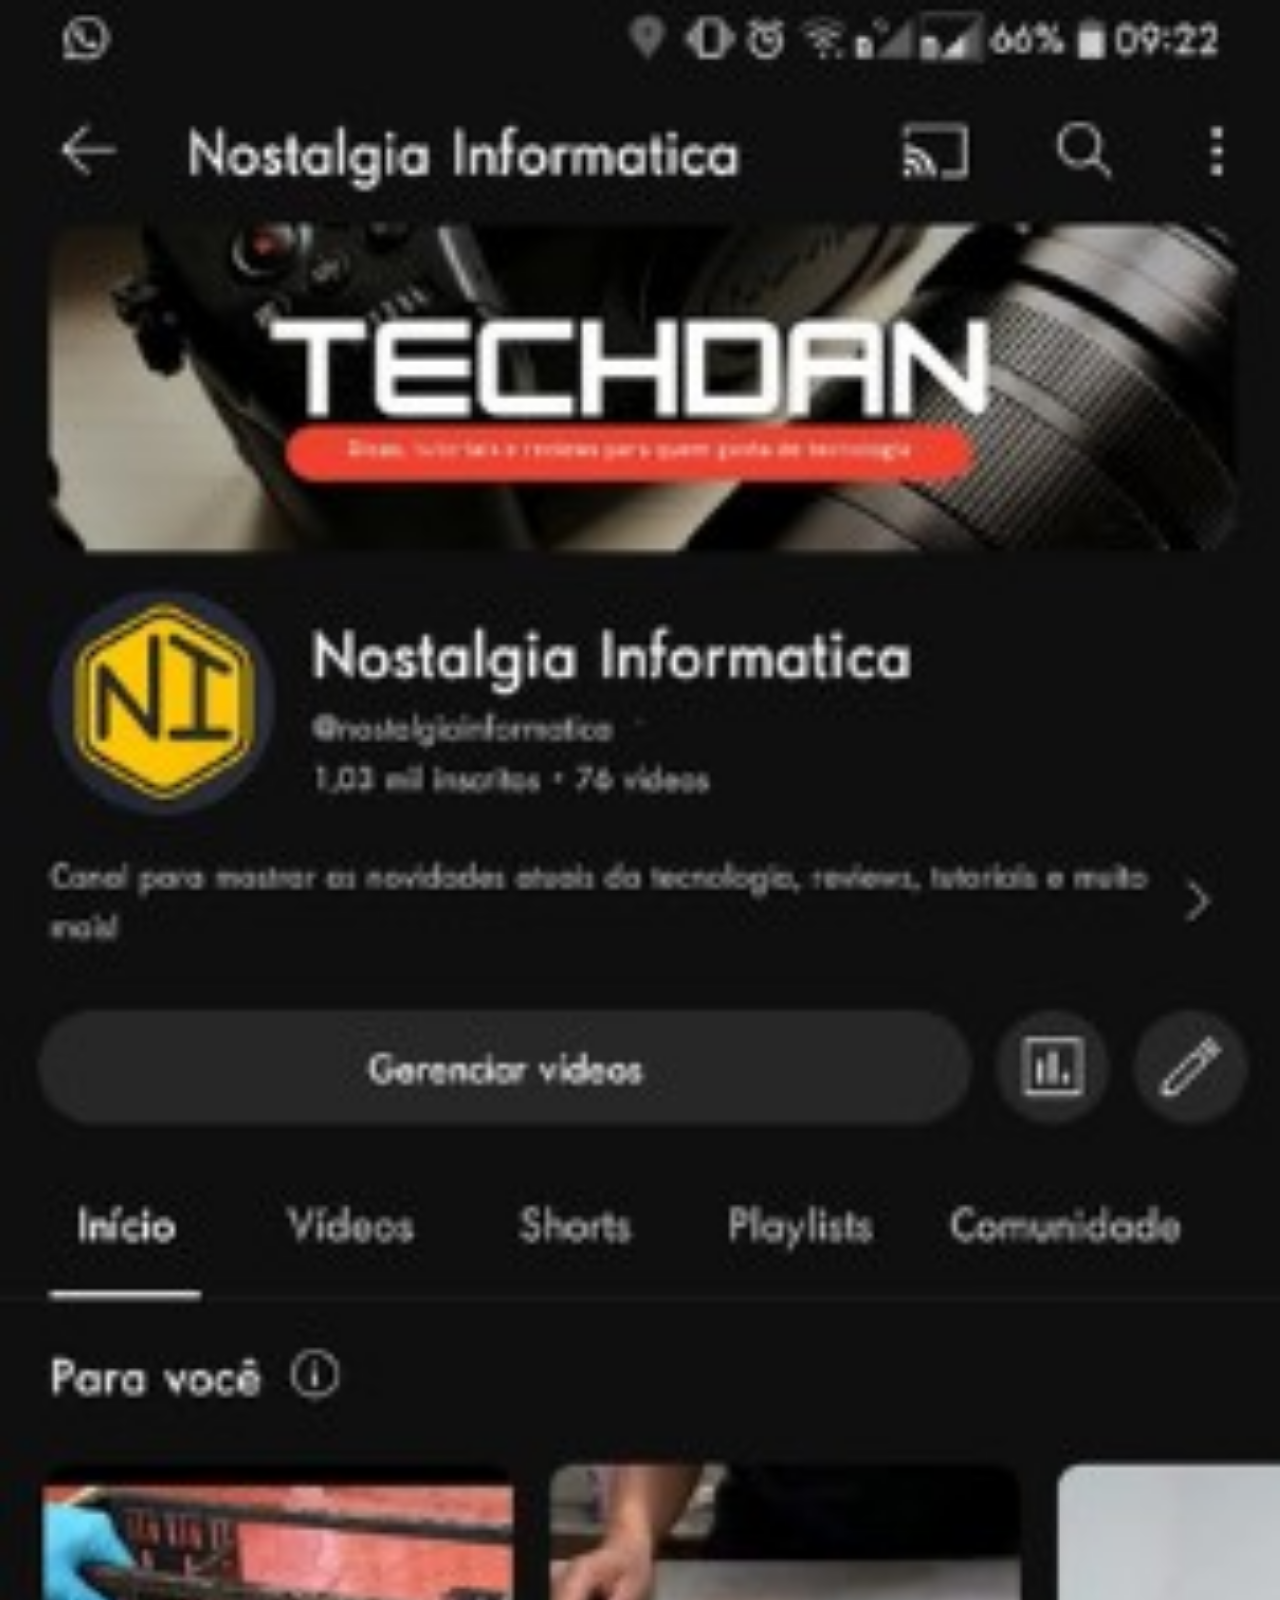
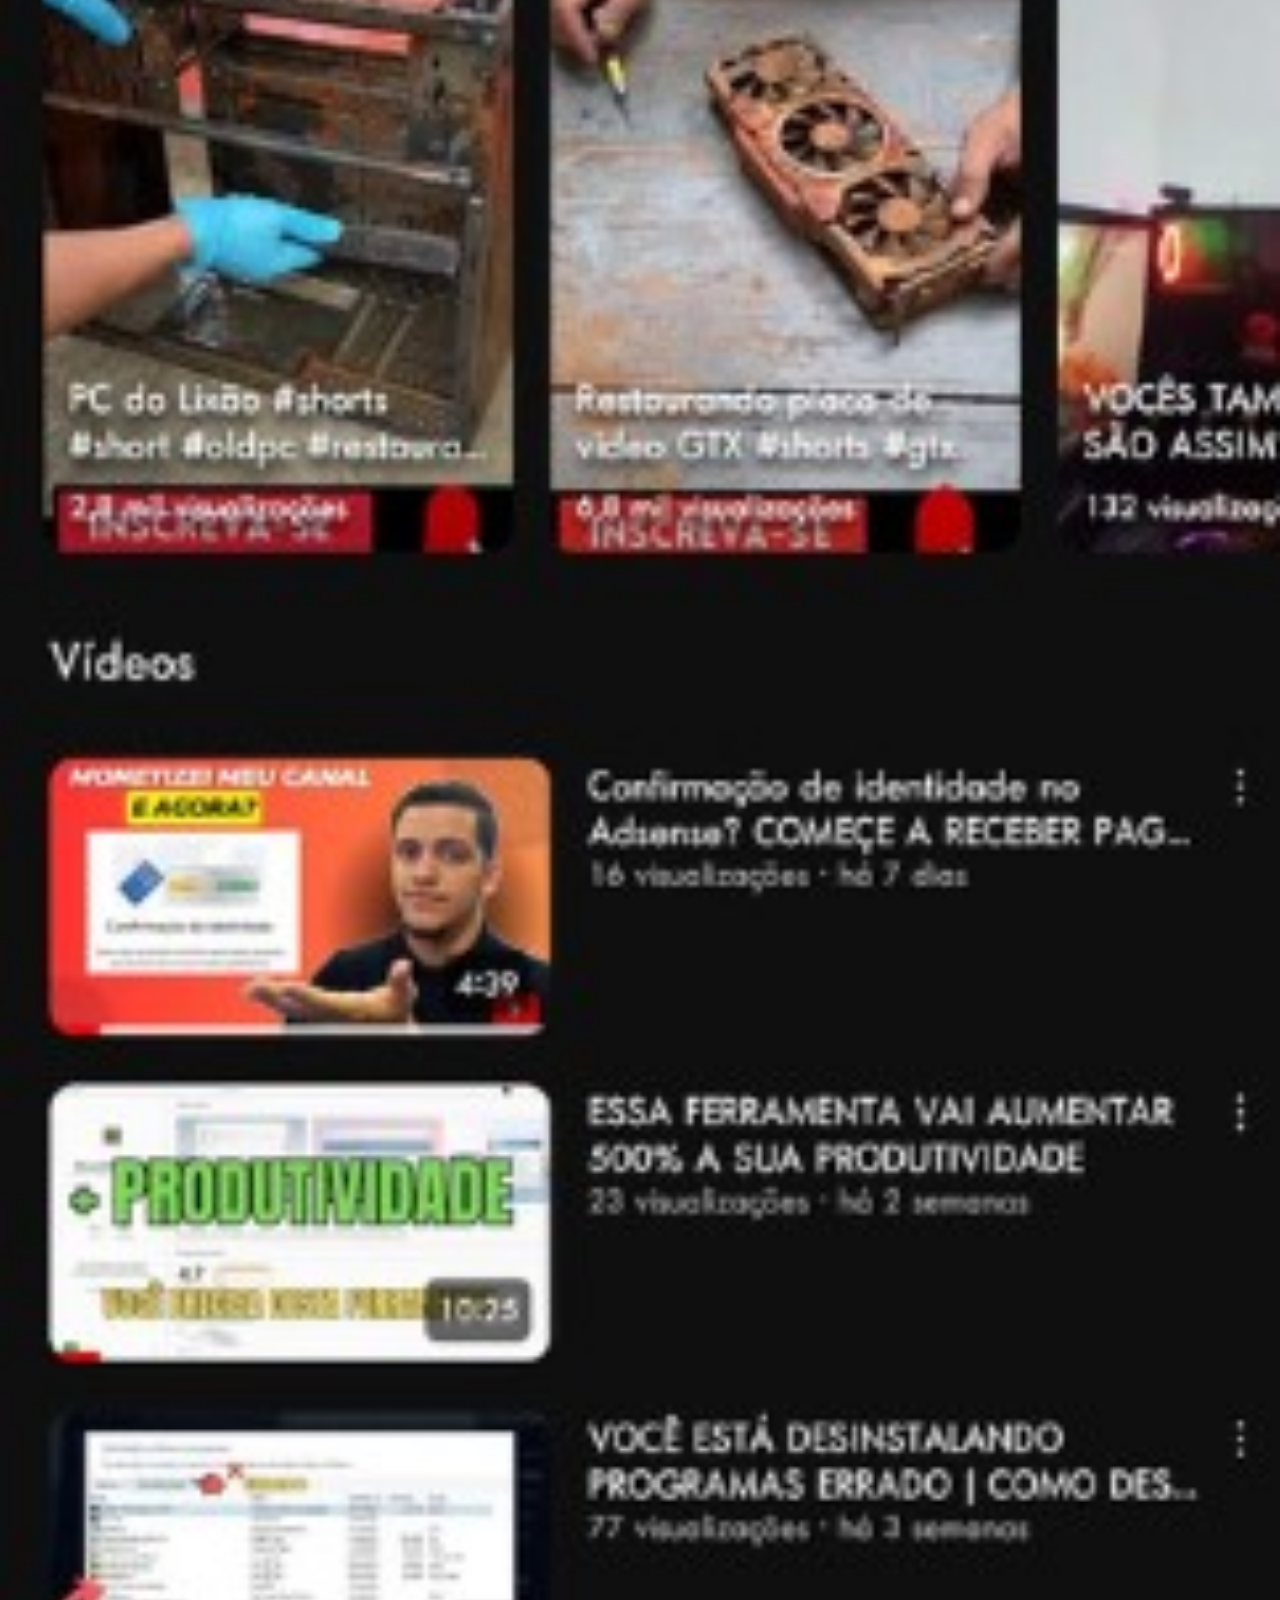
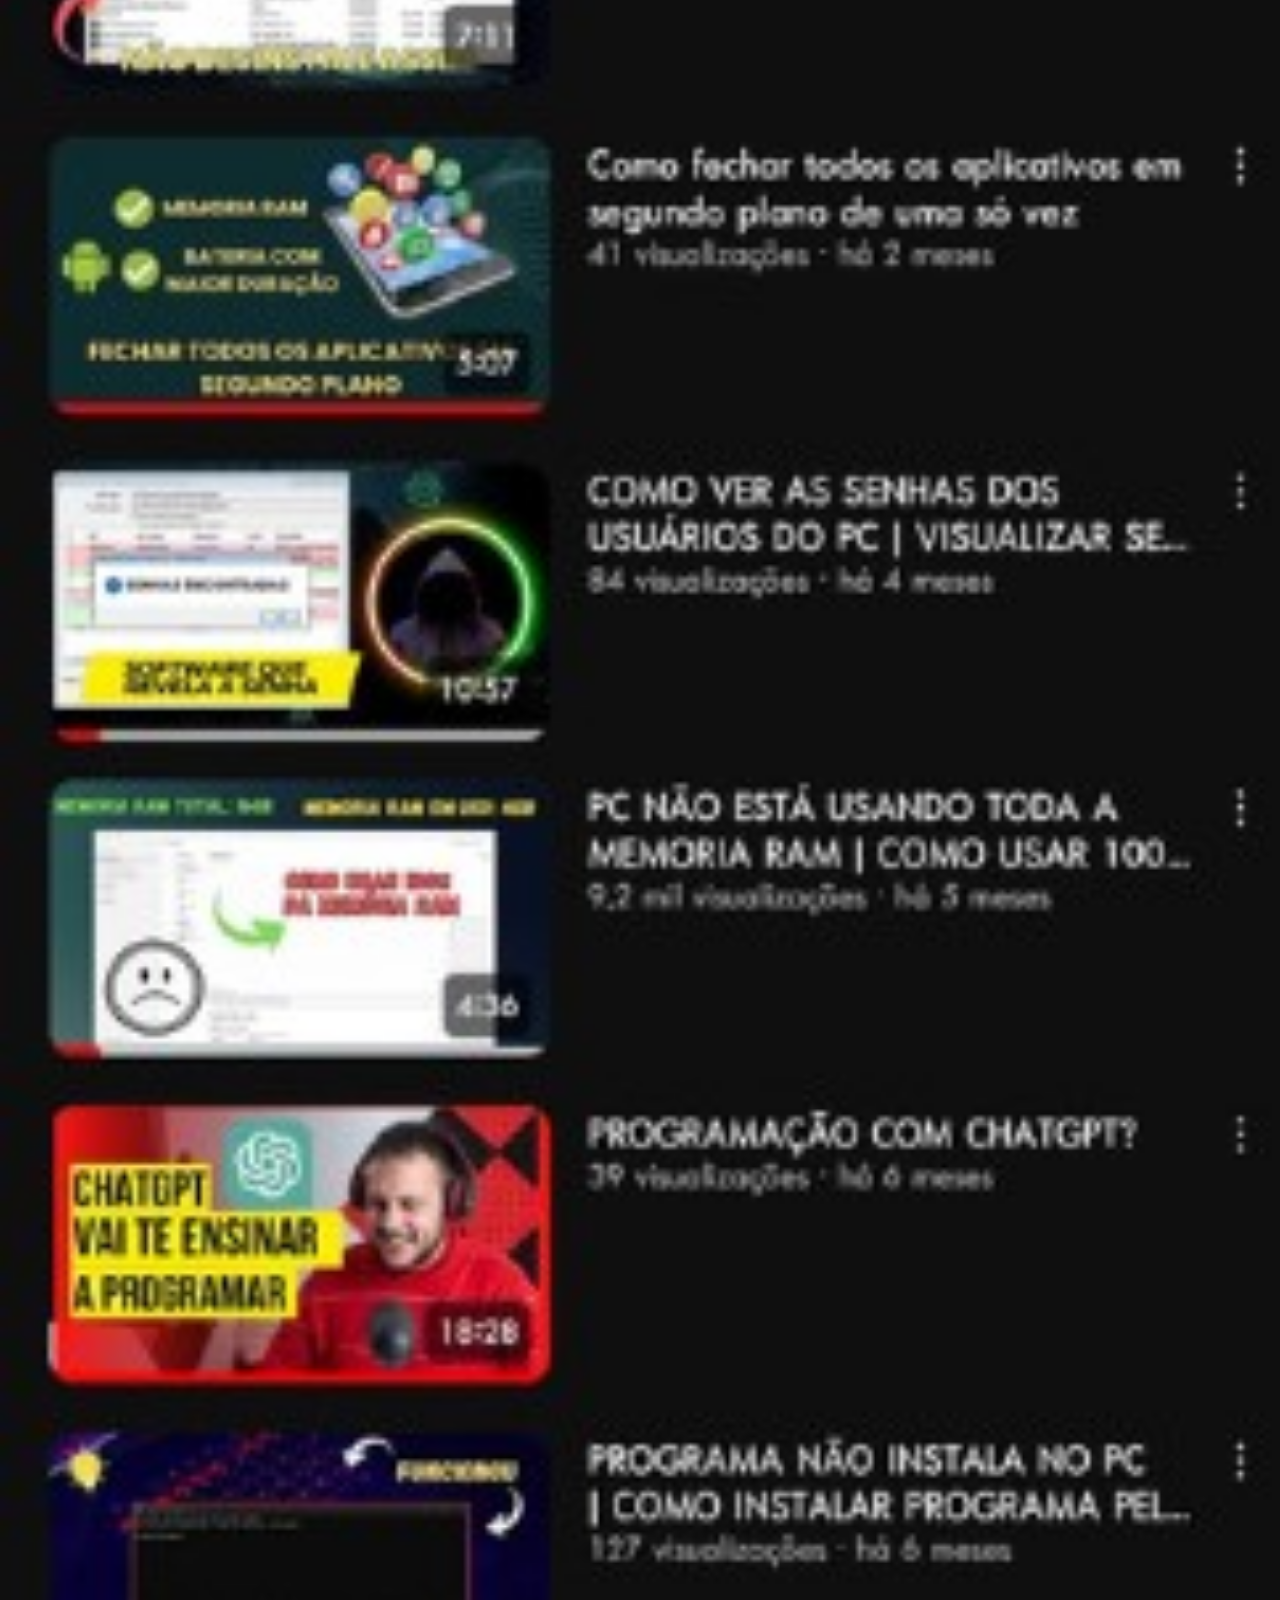
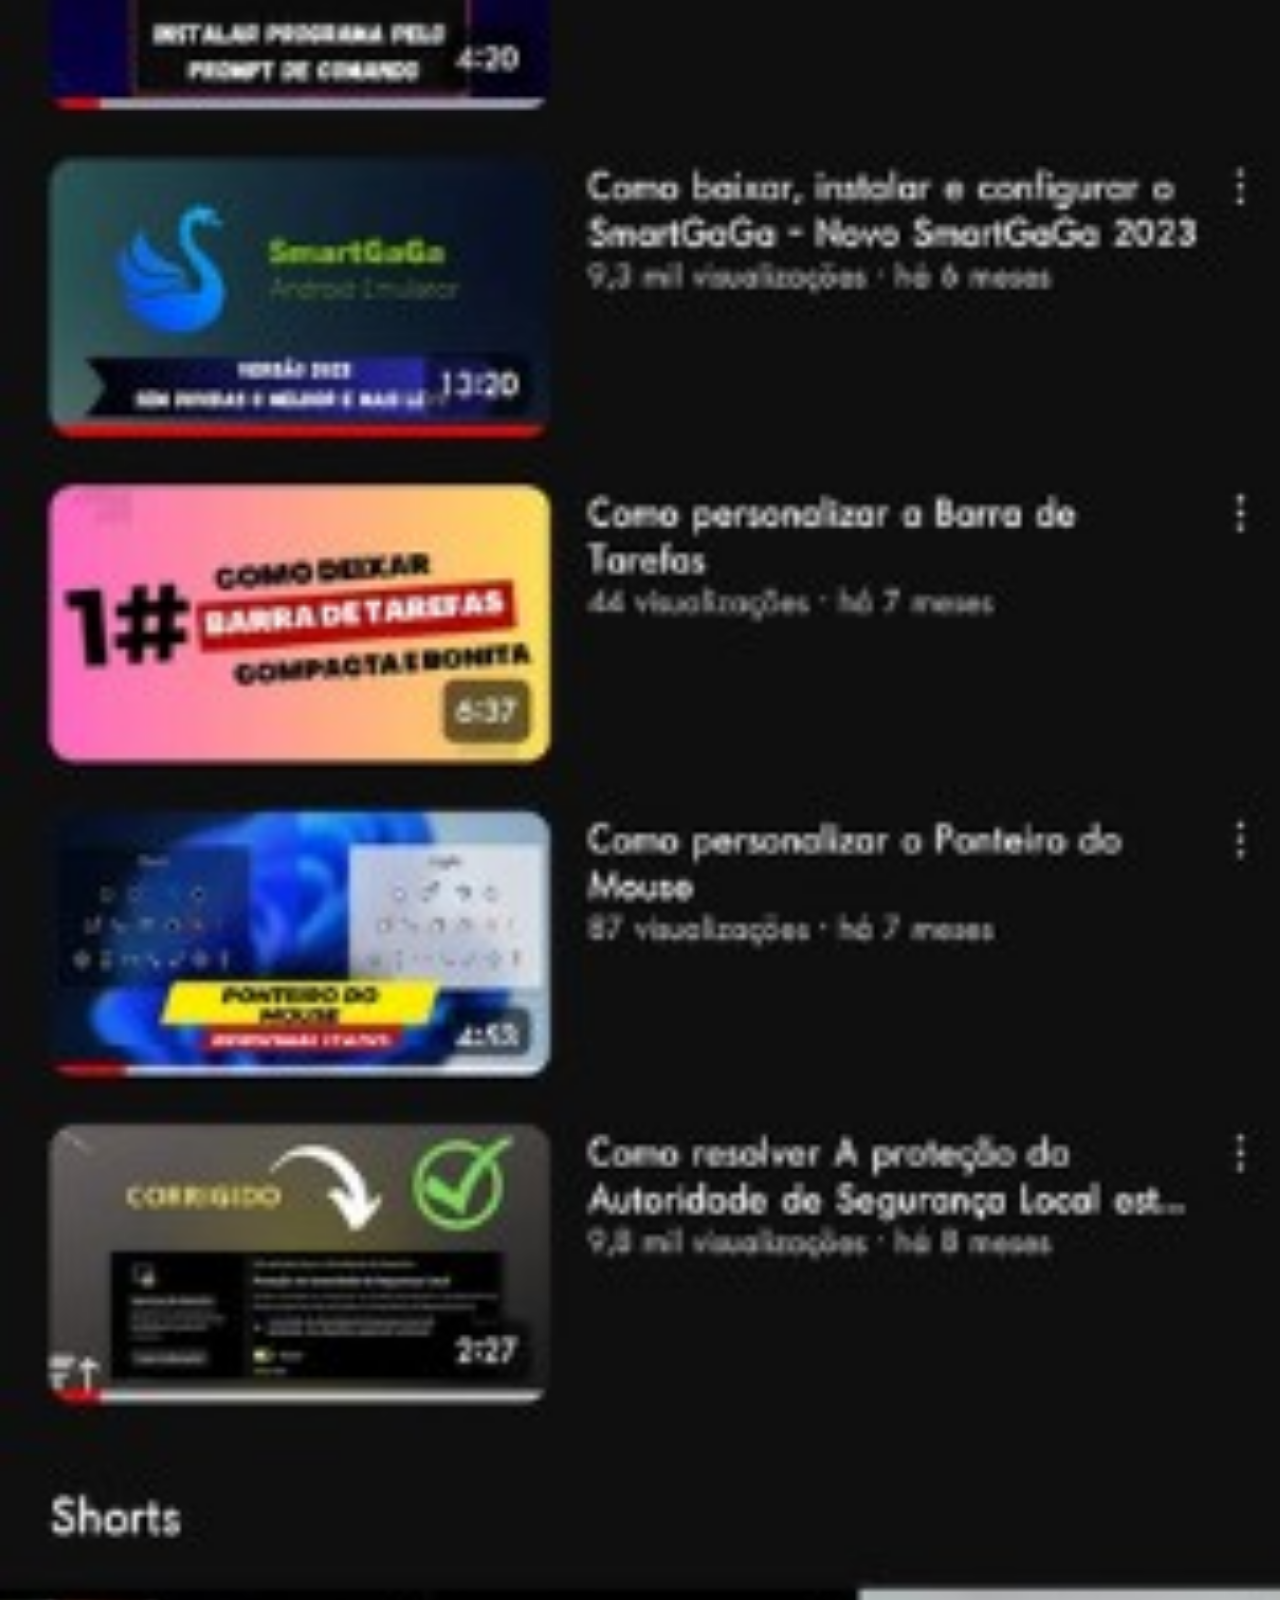
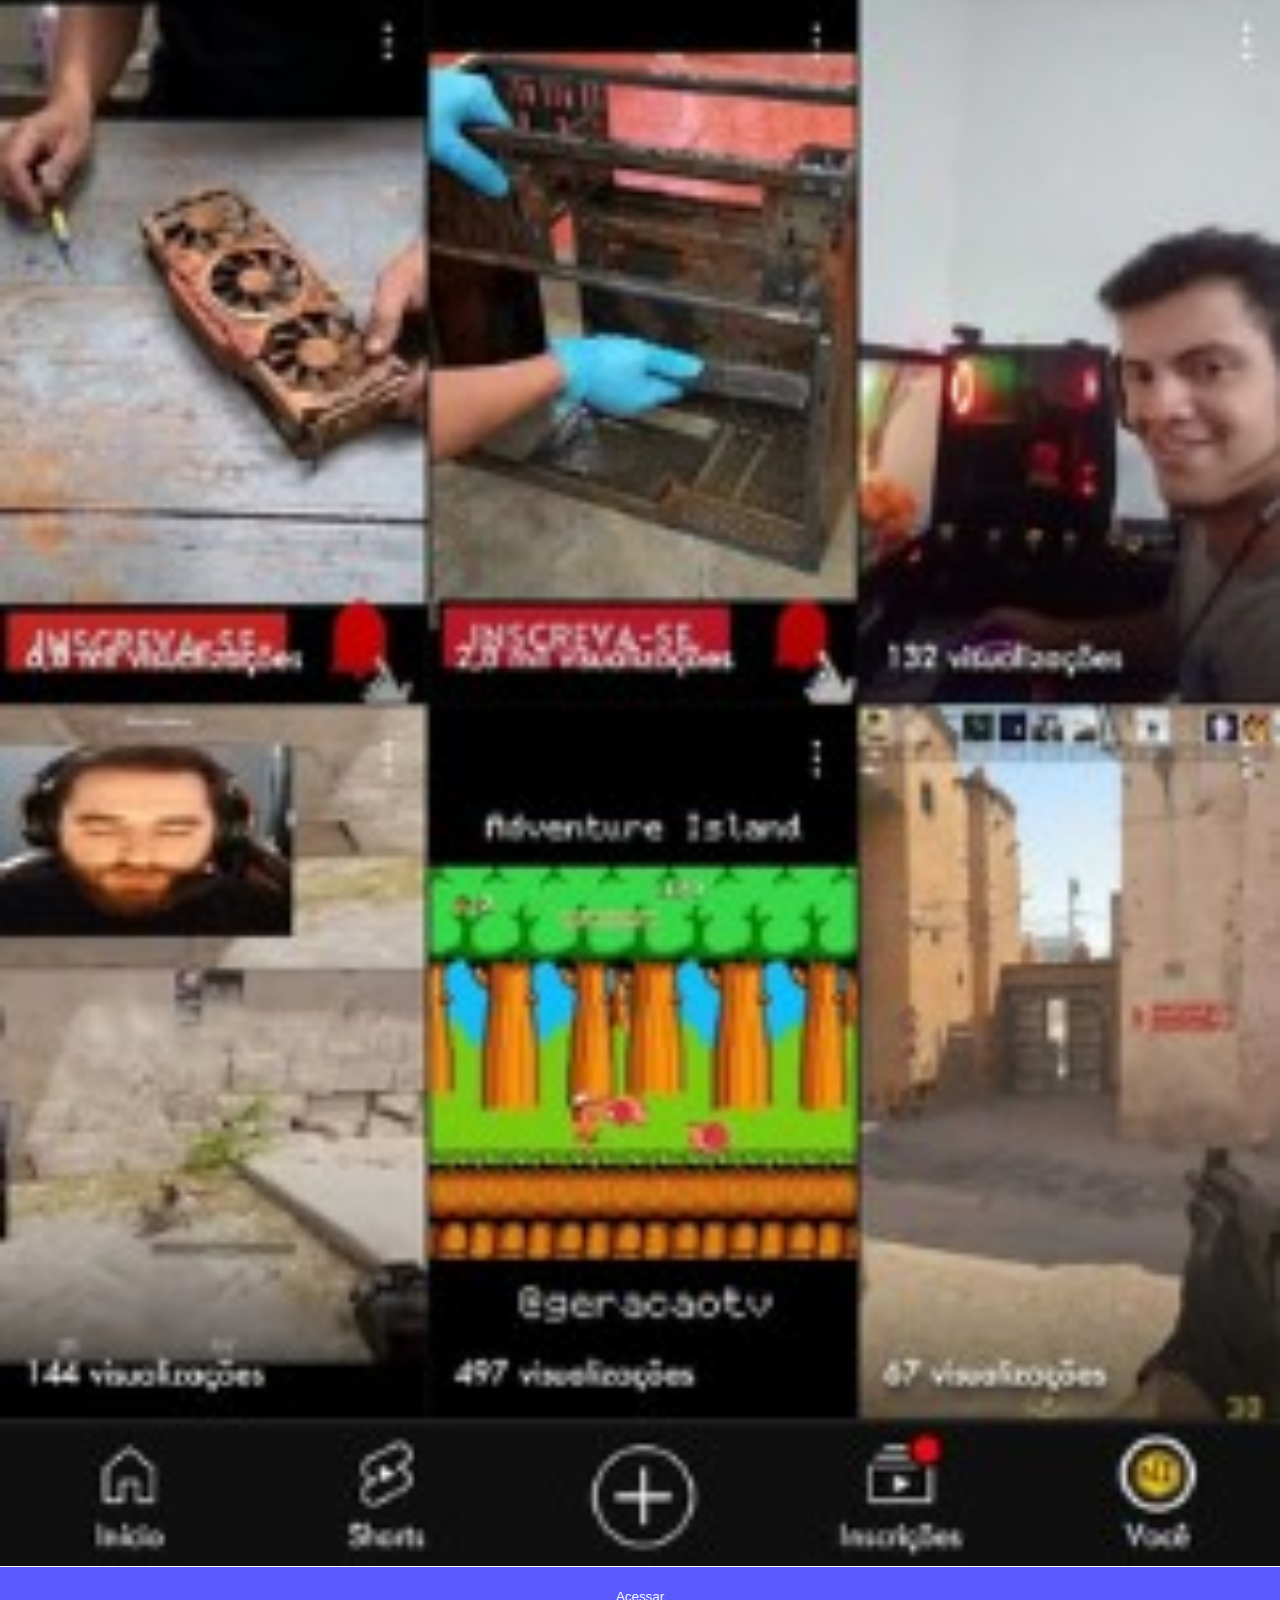
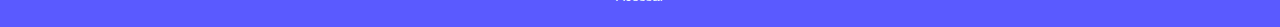
<file: code/tela_youtube.html>
<!DOCTYPE html>
<html lang="pt-br">

<head>
    <meta charset="UTF-8">
    <meta name="viewport" content="width=device-width, initial-scale=1.0">
    <title>Youtube</title>
    <link rel="stylesheet" href="/styles/sociais_styles.css">
    <style>
        ::-webkit-scrollbar {
            width: 0px;
            height: 0px;
        }

        button {
            border: none;
        }
    </style>
</head>

<body>
    <img src="/imagens/youtube.png" alt="youtube">
    <a href="https://www.youtube.com/@nostalgiainformatica" target="_blank">
        <button>Acessar</button>
    </a>
</body>

</html>
</file>
<file: styles/style.css>
* {
    margin: 0;
    padding: 0;
}

body {
    font-family: Arial, Helvetica, sans-serif;
    font-size: 1rem;
    background-color: black;

    width: 100vw;
    height: 100vh;
}

::-webkit-scrollbar {
    width: 0px;
    height: 0px;
}

main {
    background: url(/imagens/fundomain.jpg);
    width: 100vw;
    height: 100vh;
    background-position: center;
    background-size: cover;
    position: relative;
}

section#phone {
    background: url(/imagens/frame-iphone.png);
    background-repeat: no-repeat;

    width: 305px;
    height: 624px;
    position: absolute;
    top: 50%;
    left: 50%;
    transform: translate(-50%, -50%);
    transition: .5s;
    box-shadow: rgba(50, 50, 93, 0.25) 0px 50px 100px -20px, rgba(0, 0, 0, 0.3) 0px 30px 60px -30px;
}

iframe {
    position: relative;
    top: 79px;
    left: 21px;
    width: 269px;
    height: 473px;
    transition: .5s;
}

section#midias {
    display: flex;
    flex-wrap: nowrap;
    flex-direction: column;
    align-items: end;
    padding: 70px 50px 0px 0px;
    gap: 20px;
}

section#midias img {
    width: 4rem;
    border-radius: 50%;
    box-shadow: 1px 2px rgba(0, 0, 0, 0.612);
}

section#midias img:hover {
    transform: scale(1.1);
    transition: 0.3s;

}

/*Tamanho mobile*/
@media screen and (max-width: 540px) {

    /*Timinuindo tamanho dos icones*/
    section#midias img {
        width: 3rem;
        box-shadow: rgba(0, 0, 0, 0.35) 0px 5px 15px;
    }

    /*Centralizando os icones*/
    section#midias {
        align-items: center;
        flex-direction: row;
        justify-content: center;
        padding-left: 50px;
        z-index: 10;
    }

    /*Iphone*/
    section#phone {
        background-size: 230px;
        background-position: center;
        height: 540px;

    }

    /*Iframe*/
    iframe {
        top: 6.063rem;
        left: 3.375rem;
        width: 12.375rem;
        height: 21.813rem;
    }
}
</file>
<file: sociais_styles.css>
* {
    margin: 0;
    padding: 0;
}

img {
    width: 100%;
}

button {
    background-color: rgba(0, 0, 255, 0.648);
    width: 100%;
    height: 60px;
    color: aliceblue;
    border: none;
    margin-top: -3px;
}

a {
    color: white;
    text-decoration: none;
    text-transform: uppercase;
    font-weight: 700;
}

button:hover {
    background-color: rgba(0, 0, 255, 0.249);
    cursor: pointer;
    text-decoration: underline;

}

@media screen and (max-width: 540px) {
    button {
        height: 45px;
    }
}
</file>
<file: styles/sociais_styles.css>
* {
    margin: 0;
    padding: 0;
}

img {
    width: 100%;
}

button {
    background-color: rgba(0, 0, 255, 0.648);
    width: 100%;
    height: 60px;
    color: aliceblue;
    border: none;
    margin-top: -3px;
}

a {
    color: white;
    text-decoration: none;
    text-transform: uppercase;
    font-weight: 700;
}

button:hover {
    background-color: rgba(0, 0, 255, 0.249);
    cursor: pointer;
    text-decoration: underline;

}

@media screen and (max-width: 540px) {
    button {
        height: 45px;
    }
}
</file>
